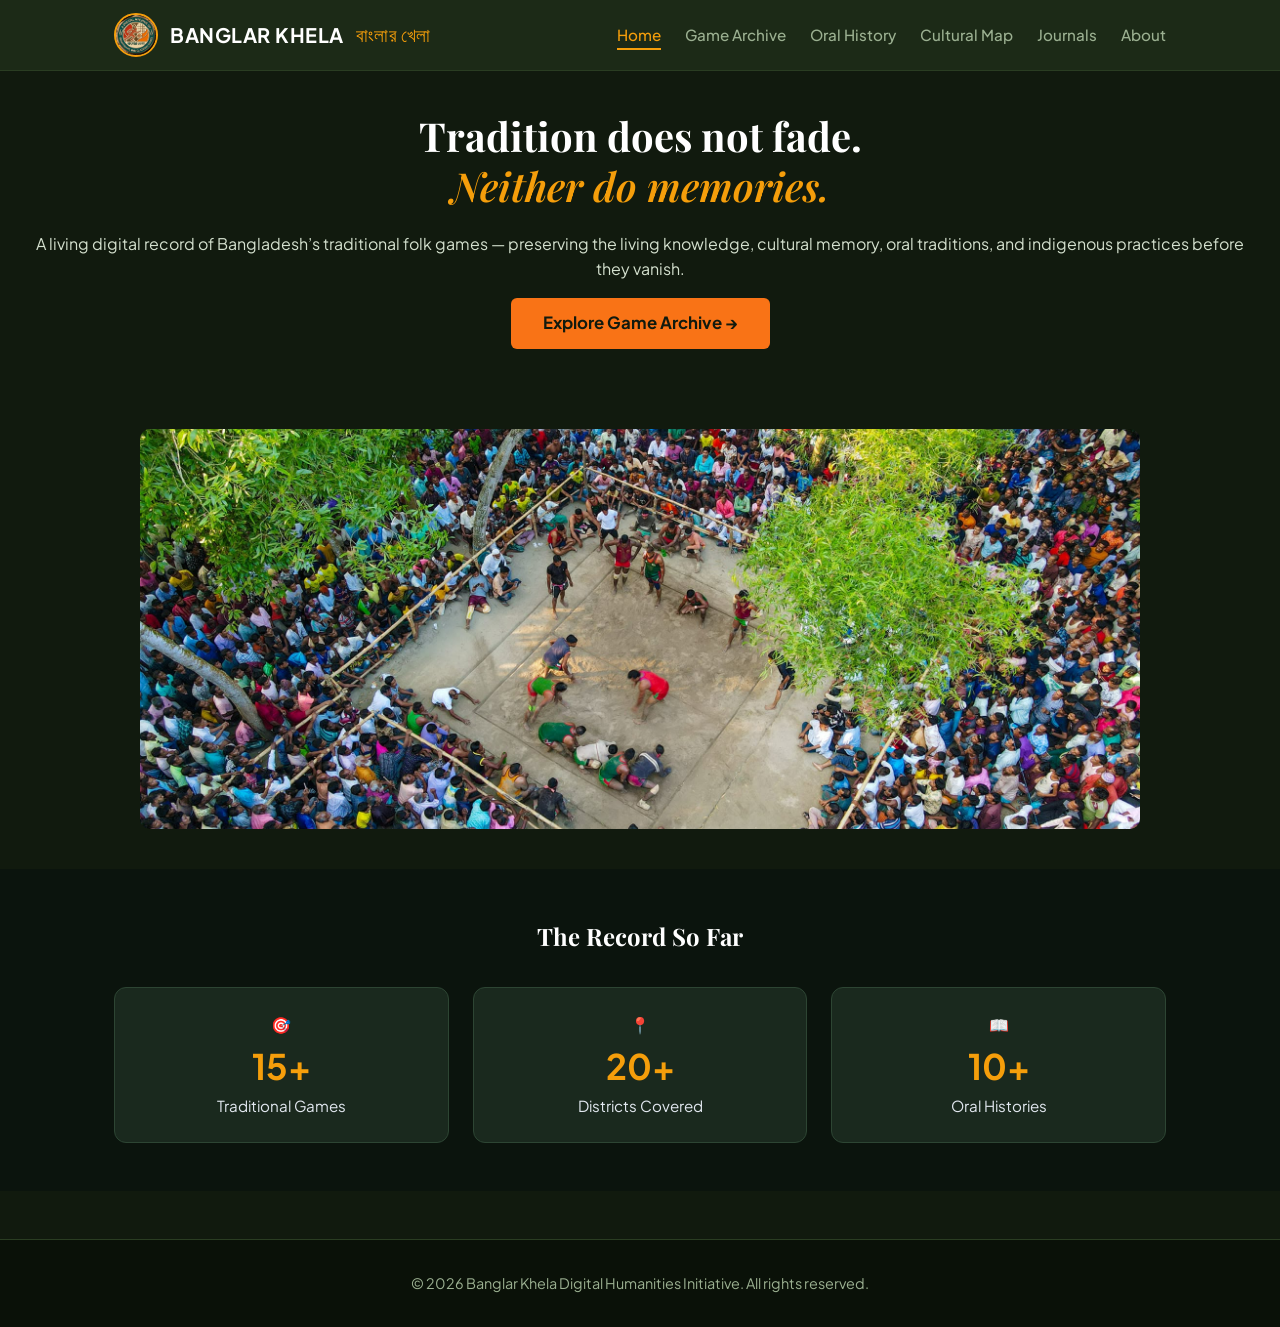
<file: index.html>
<!DOCTYPE html>
<html lang="en">
<head>
  <meta charset="UTF-8">
  <meta name="viewport" content="width=device-width, initial-scale=1.0">
  <title>Banglar Khela | Traditional Folk Games of Bangladesh</title>
  <link rel="stylesheet" href="style.css">
  <link rel="preconnect" href="https://fonts.googleapis.com">
  <link rel="preconnect" href="https://fonts.gstatic.com" crossorigin>
  <link href="https://fonts.googleapis.com/css2?family=Playfair+Display:ital,wght@0,600;0,700;1,600;1,700&family=Plus+Jakarta+Sans:wght@400;500;600;700&display=swap" rel="stylesheet">
</head>
<body>

  <!-- HEADER NAVBAR -->
  <header>
    <div class="container nav-container">
      <a href="index.html" class="brand-logo">
        <img src="logo.png" alt="Banglar Khela Logo" class="site-logo">
        <div class="brand-title">BANGLAR KHELA <span class="bengali">বাংলার খেলা</span></div>
      </a>
      <nav>
        <ul class="nav-links">
          <li><a href="index.html" class="active">Home</a></li>
          <li><a href="archive.html">Game Archive</a></li>
          <li><a href="oral-history.html">Oral History</a></li>
          <li><a href="cultural-map.html">Cultural Map</a></li>
          <li><a href="journals.html">Journals</a></li>
          <li><a href="about.html">About</a></li>
        </ul>
      </nav>
    </div>
  </header>

  <!-- HERO SECTION -->
  <main class="container hero-container">
    
    <!-- Intro Text Container -->
    <section class="hero-intro-card">
      <h1 class="hero-title">
        Tradition does not fade. <br>
        <span class="hero-title-italic">Neither do memories.</span>
      </h1>
      
      <p class="hero-subtitle">
        A living digital record of Bangladesh’s traditional folk games — preserving the living knowledge, cultural memory, oral traditions, and indigenous practices before they vanish.
      </p>
      
      <div class="explore-btn-wrap">
        <a href="archive.html" class="btn-primary">Explore Game Archive &rarr;</a>
      </div>
    </section>

    <!-- Featured Image Showcase -->
    <section class="hero-media-card">
      <div class="image-frame">
        <img src="hero-hadudu.jpg" alt="Traditional Game Match in Bangladesh" class="main-featured-image">
      </div>
    </section>

  </main>

 <section class="stats-section">
  <div class="container">
    <h2 class="section-title">The Record So Far</h2>
    <div class="title-divider"></div>

    <div class="stats-grid">
      <div class="stat-card">
        <div class="stat-icon">🎯</div>
        <div class="stat-number">15+</div>
        <div class="stat-label">Traditional Games</div>
      </div>

      <div class="stat-card">
        <div class="stat-icon">📍</div>
        <div class="stat-number">20+</div>
        <div class="stat-label">Districts Covered</div>
      </div>

      <div class="stat-card">
        <div class="stat-icon">📖</div>
        <div class="stat-number">10+</div>
        <div class="stat-label">Oral Histories</div>
      </div>
    </div>
  </div>
</section>
  <!-- FOOTER -->
  <footer>
    <div class="container">
      &copy; 2026 Banglar Khela Digital Humanities Initiative. All rights reserved.
    </div>
  </footer>

</body>
</html>
</file>
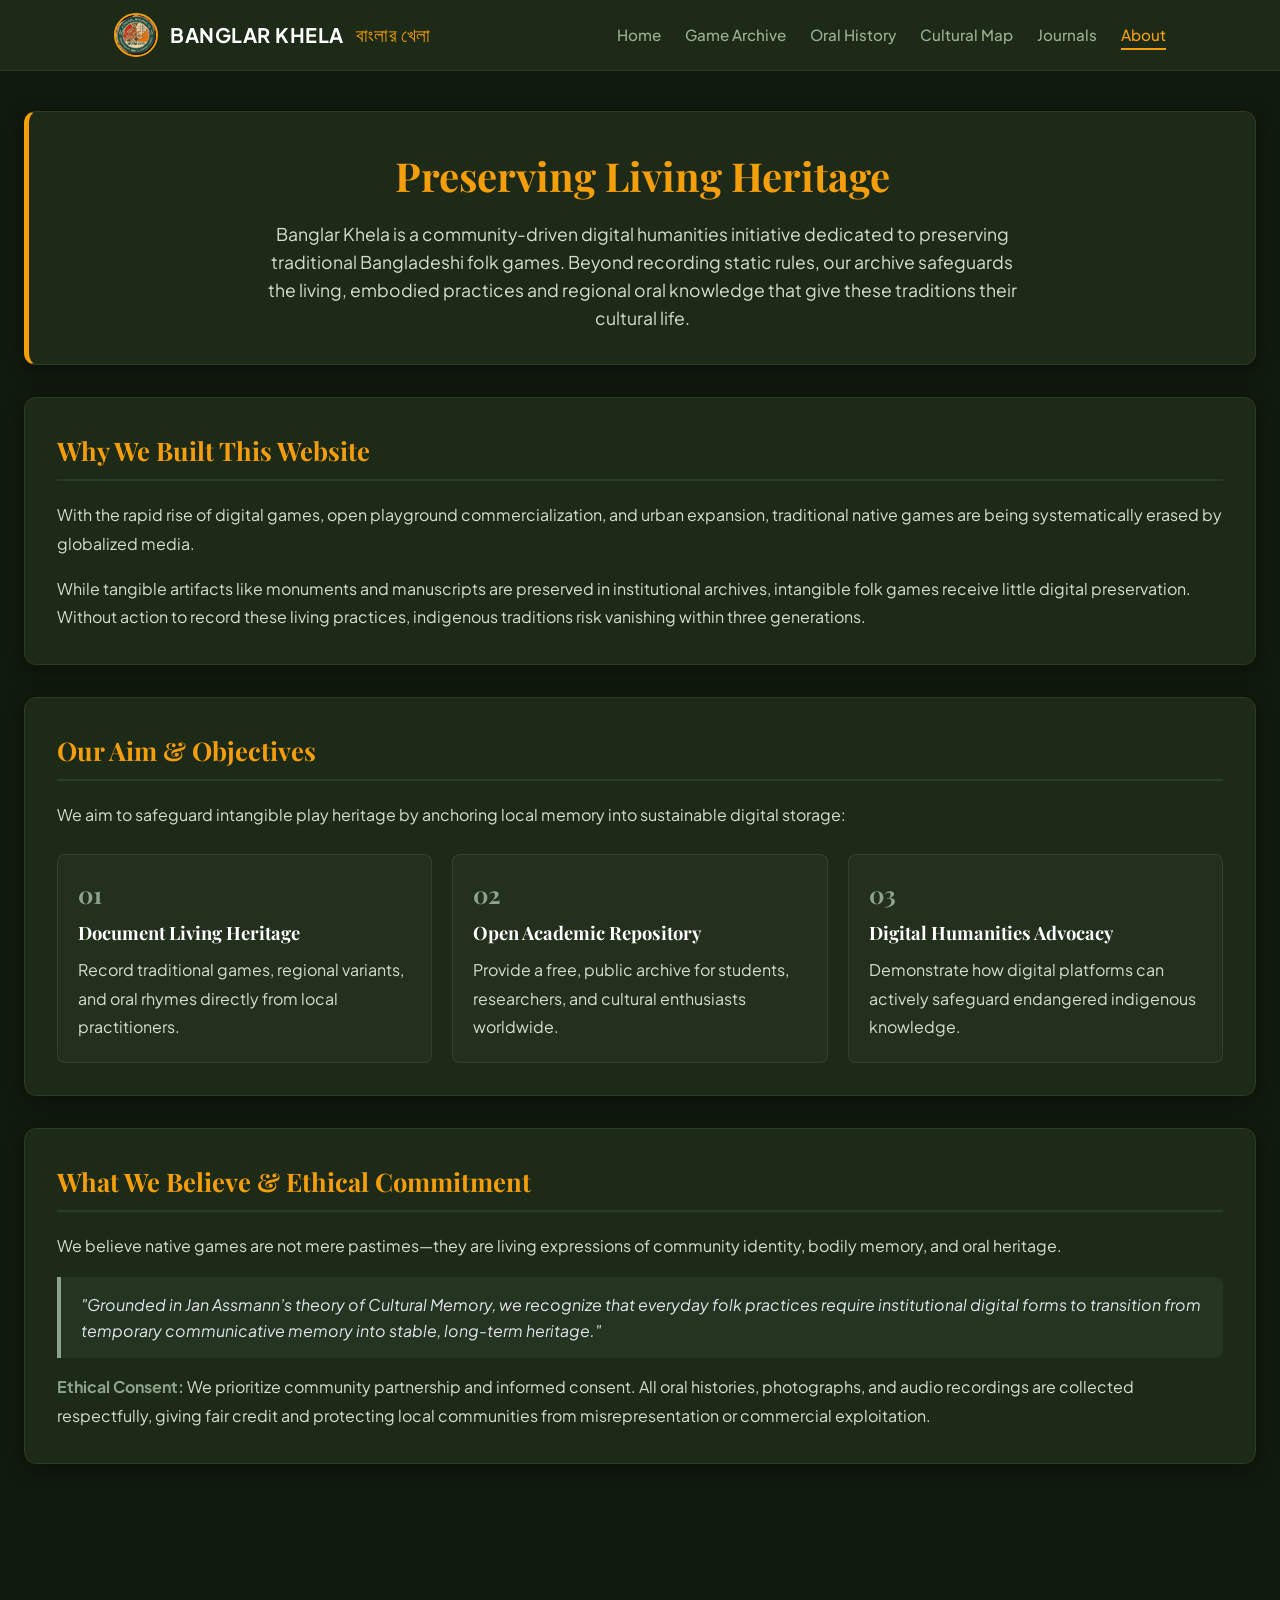
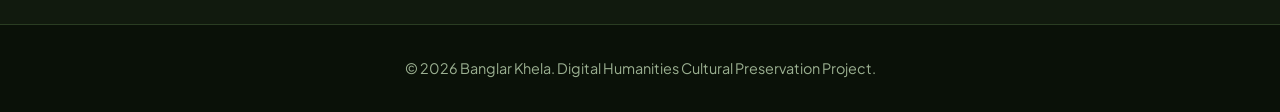
<file: about.html>
<!DOCTYPE html>
<html lang="en">
<head>
  <meta charset="UTF-8">
  <meta name="viewport" content="width=device-width, initial-scale=1.0">
  <title>About | Banglar Khela</title>
  <link rel="stylesheet" href="style.css">
  <link rel="preconnect" href="https://fonts.googleapis.com">
  <link rel="preconnect" href="https://fonts.gstatic.com" crossorigin>
  <link href="https://fonts.googleapis.com/css2?family=Playfair+Display:ital,wght@0,600;0,700;1,600;1,700&family=Plus+Jakarta+Sans:wght@400;500;600;700&display=swap" rel="stylesheet">
  
  <style>
    /* Specific Box Styling for About Page Components */
    .objectives-grid {
      display: grid;
      grid-template-columns: repeat(auto-fit, minmax(280px, 1fr));
      gap: 20px;
      margin-top: 1.5rem;
    }

    .objective-card {
      background: rgba(255, 255, 255, 0.03);
      border: 1px solid rgba(255, 255, 255, 0.08);
      border-radius: 8px;
      padding: 20px;
      transition: transform 0.2s ease, border-color 0.2s ease;
    }

    .objective-card:hover {
      transform: translateY(-3px);
      border-color: rgba(141, 164, 138, 0.4);
    }

    .obj-number {
      font-family: 'Playfair Display', serif;
      font-size: 1.5rem;
      color: #8da48a;
      font-weight: 700;
      margin-bottom: 5px;
    }

    .obj-title {
      font-family: 'Playfair Display', serif;
      font-size: 1.15rem;
      color: #ffffff;
      margin-bottom: 8px;
    }

    .quote-block {
      background: rgba(141, 164, 138, 0.08);
      border-left: 4px solid #8da48a;
      padding: 15px 20px;
      margin: 15px 0;
      border-radius: 0 8px 8px 0;
      font-style: italic;
      color: #e0e6ed;
    }

    .ethical-point {
      margin-top: 15px;
    }

    .ethical-point strong {
      color: #8da48a;
    }
  </style>
</head>
<body>

  <!-- HEADER NAVBAR -->
  <header>
    <div class="container nav-container">
      <a href="index.html" class="brand-logo">
        <img src="logo.png" alt="Banglar Khela Logo" class="site-logo">
        <div class="brand-title">BANGLAR KHELA <span class="bengali">বাংলার খেলা</span></div>
      </a>
      <nav>
        <ul class="nav-links">
          <li><a href="index.html">Home</a></li>
          <li><a href="archive.html">Game Archive</a></li>
          <li><a href="oral-history.html">Oral History</a></li>
          <li><a href="cultural-map.html">Cultural Map</a></li>
          <li><a href="journals.html">Journals</a></li>
          <li><a href="about.html" class="active">About</a></li>
        </ul>
      </nav>
    </div>
  </header>

  <!-- MAIN DOSSIER CONTAINER -->
  <main class="dossier-container">

    <!-- Hero Box: Preserving Living Heritage -->
    <header class="dossier-header-box">
      <h1 class="dossier-title">Preserving Living Heritage</h1>
      <p class="dossier-tagline">
        Banglar Khela is a community-driven digital humanities initiative dedicated to preserving traditional Bangladeshi folk games. Beyond recording static rules, our archive safeguards the living, embodied practices and regional oral knowledge that give these traditions their cultural life.
      </p>
    </header>

    <!-- Box 1: Why We Built This Website -->
    <section class="dossier-box">
      <h2 class="box-title">Why We Built This Website</h2>
      <p class="dossier-text">
        With the rapid rise of digital games, open playground commercialization, and urban expansion, traditional native games are being systematically erased by globalized media.
      </p>
      <p class="dossier-text">
        While tangible artifacts like monuments and manuscripts are preserved in institutional archives, intangible folk games receive little digital preservation. Without action to record these living practices, indigenous traditions risk vanishing within three generations.
      </p>
    </section>

    <!-- Box 2: Our Aim & Objectives -->
    <section class="dossier-box">
      <h2 class="box-title">Our Aim & Objectives</h2>
      <p class="dossier-text">
        We aim to safeguard intangible play heritage by anchoring local memory into sustainable digital storage:
      </p>

      <div class="objectives-grid">
        <!-- Objective 1 -->
        <div class="objective-card">
          <div class="obj-number">01</div>
          <h3 class="obj-title">Document Living Heritage</h3>
          <p class="dossier-text">
            Record traditional games, regional variants, and oral rhymes directly from local practitioners.
          </p>
        </div>

        <!-- Objective 2 -->
        <div class="objective-card">
          <div class="obj-number">02</div>
          <h3 class="obj-title">Open Academic Repository</h3>
          <p class="dossier-text">
            Provide a free, public archive for students, researchers, and cultural enthusiasts worldwide.
          </p>
        </div>

        <!-- Objective 3 -->
        <div class="objective-card">
          <div class="obj-number">03</div>
          <h3 class="obj-title">Digital Humanities Advocacy</h3>
          <p class="dossier-text">
            Demonstrate how digital platforms can actively safeguard endangered indigenous knowledge.
          </p>
        </div>
      </div>
    </section>

    <!-- Box 3: What We Believe & Ethical Commitment -->
    <section class="dossier-box">
      <h2 class="box-title">What We Believe & Ethical Commitment</h2>
      <p class="dossier-text">
        We believe native games are not mere pastimes—they are living expressions of community identity, bodily memory, and oral heritage.
      </p>

      <div class="quote-block">
        "Grounded in Jan Assmann’s theory of Cultural Memory, we recognize that everyday folk practices require institutional digital forms to transition from temporary communicative memory into stable, long-term heritage."
      </div>

      <div class="ethical-point">
        <p class="dossier-text">
          <strong>Ethical Consent:</strong> We prioritize community partnership and informed consent. All oral histories, photographs, and audio recordings are collected respectfully, giving fair credit and protecting local communities from misrepresentation or commercial exploitation.
        </p>
      </div>
    </section>

  </main>

  <!-- FOOTER -->
  <footer>
    <div class="container">
      &copy; 2026 Banglar Khela. Digital Humanities Cultural Preservation Project.
    </div>
  </footer>

</body>
</html>
</file>
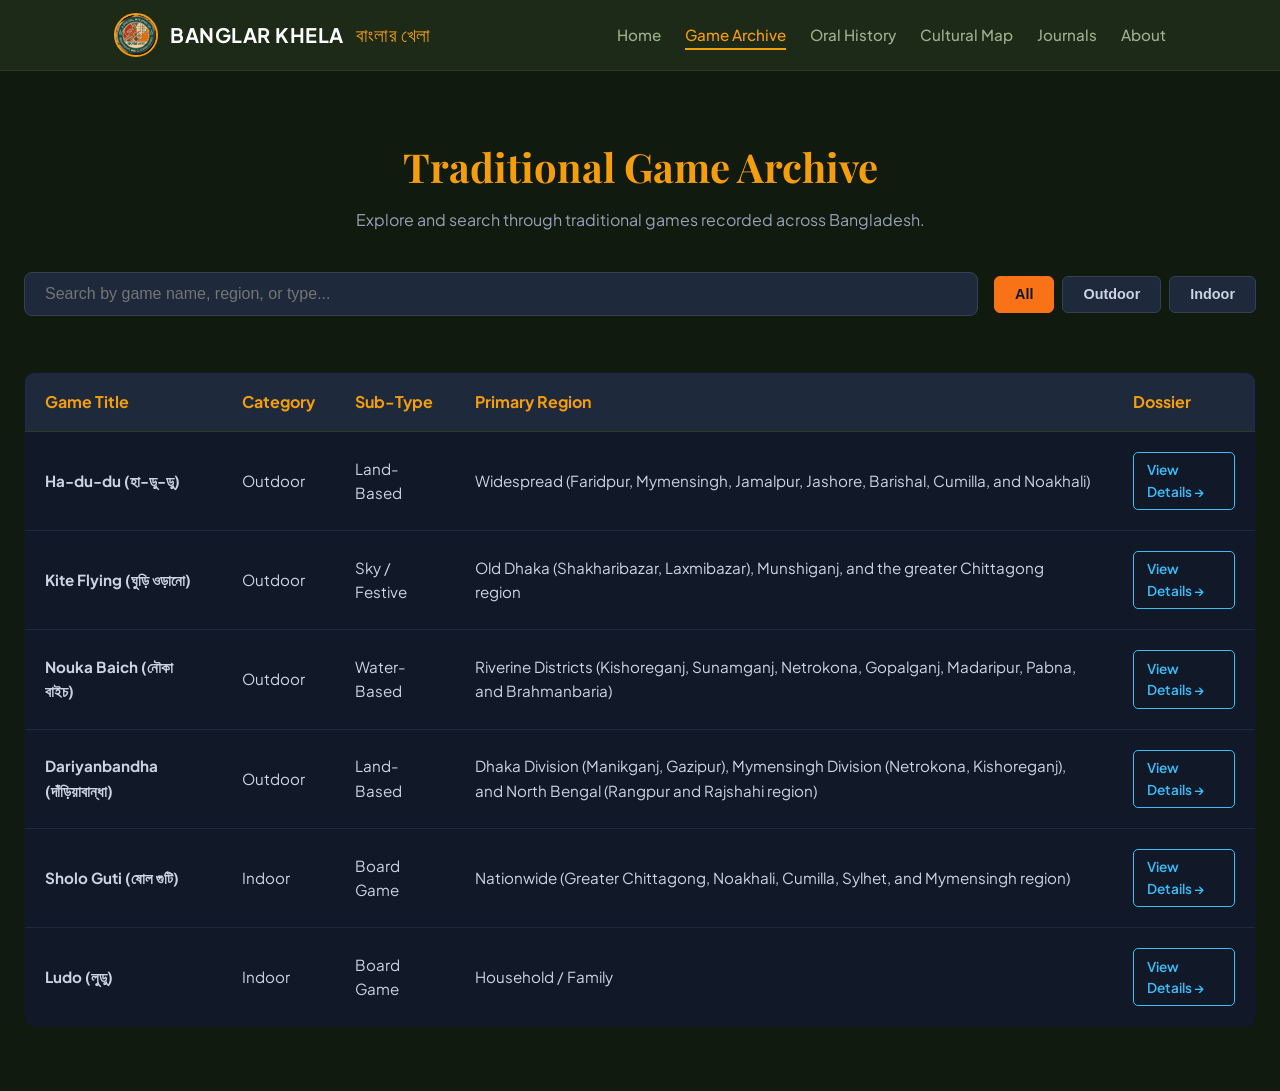
<file: archive.html>
<!DOCTYPE html>
<html lang="en">
<head>
  <meta charset="UTF-8">
  <meta name="viewport" content="width=device-width, initial-scale=1.0">
  <title>Game Archive | Banglar Khela</title>
  <link rel="stylesheet" href="style.css">
  <link rel="preconnect" href="https://fonts.googleapis.com">
  <link rel="preconnect" href="https://fonts.gstatic.com" crossorigin>
  <link href="https://fonts.googleapis.com/css2?family=Playfair+Display:wght@600;700&family=Plus+Jakarta+Sans:wght@400;500;600;700&display=swap" rel="stylesheet">

  <style>
    /* Archive Page Specific Layout */
    .archive-container {
      padding: 4rem 1.5rem;
      max-width: 1100px;
      margin: 0 auto;
    }

    .archive-header {
      text-align: center;
      margin-bottom: 2.5rem;
    }

    .archive-header h1 {
      font-size: 2.5rem;
      color: #f59e0b;
      margin-bottom: 0.5rem;
    }

    /* Controls: Search Bar & Category Filter Buttons */
    .filter-controls {
      display: flex;
      flex-wrap: wrap;
      justify-content: space-between;
      align-items: center;
      gap: 1rem;
      margin-bottom: 2rem;
    }

    .search-box {
      flex: 1;
      min-width: 280px;
    }

    .search-box input {
      width: 100%;
      padding: 0.75rem 1.25rem;
      border-radius: 8px;
      border: 1px solid #334155;
      background-color: #1e293b;
      color: #f8fafc;
      font-size: 1rem;
      outline: none;
    }

    .search-box input:focus {
      border-color: #f59e0b;
    }

    .category-buttons {
      display: flex;
      gap: 0.5rem;
    }

    .filter-btn {
      background-color: #1e293b;
      color: #cbd5e1;
      border: 1px solid #334155;
      padding: 0.6rem 1.25rem;
      border-radius: 6px;
      font-weight: 600;
      cursor: pointer;
      transition: all 0.3s ease;
    }

    .filter-btn:hover, .filter-btn.active {
      background-color: #f97316;
      color: #0f172a;
      border-color: #f97316;
    }

    /* Clean Archive Table */
    .table-responsive {
      overflow-x: auto;
    }

    .archive-table {
      width: 100%;
      border-collapse: collapse;
      text-align: left;
      background-color: #111827;
      border-radius: 10px;
      overflow: hidden;
    }

    .archive-table th {
      background-color: #1e293b;
      color: #f59e0b;
      padding: 1rem 1.25rem;
      font-size: 1rem;
      font-weight: 700;
    }

    .archive-table td {
      padding: 1.25rem;
      border-bottom: 1px solid #1e293b;
      color: #cbd5e1;
      font-size: 0.95rem;
    }

    .archive-table tr:hover {
      background-color: rgba(255, 255, 255, 0.03);
    }

    /* Fixed Dossier Button Styling */
    .dossier-btn {
      display: inline-block;
      background-color: transparent;
      color: #38bdf8;
      border: 1px solid #38bdf8;
      padding: 0.4rem 0.85rem;
      border-radius: 5px;
      text-decoration: none;
      font-size: 0.85rem;
      font-weight: 600;
      transition: all 0.2s ease;
    }

    .dossier-btn:hover {
      background-color: #38bdf8;
      color: #0f172a;
    }
  </style>
</head>
<body>

  <!-- NAVIGATION HEADER -->
  <header>
    <div class="container nav-container">
      <a href="index.html" class="brand-logo">
        <img src="logo.png" alt="Banglar Khela Logo" class="site-logo">
        <div class="brand-title">BANGLAR KHELA <span class="bengali">বাংলার খেলা</span></div>
      </a>
      <nav>
        <ul class="nav-links">
          <li><a href="index.html">Home</a></li>
          <li><a href="archive.html" class="active">Game Archive</a></li>
          <li><a href="oral-history.html">Oral History</a></li>
          <li><a href="cultural-map.html">Cultural Map</a></li>
          <li><a href="journals.html">Journals</a></li>
          <li><a href="about.html">About</a></li>
        </ul>
      </nav>
    </div>
  </header>

  <!-- ARCHIVE SECTION -->
  <main class="archive-container">
    <div class="archive-header">
      <h1>Traditional Game Archive</h1>
      <p style="color: #94a3b8;">Explore and search through traditional games recorded across Bangladesh.</p>
    </div>

    <!-- FILTER & SEARCH CONTROLS -->
    <div class="filter-controls">
      <div class="search-box">
        <input type="text" id="searchInput" placeholder="Search by game name, region, or type..." onkeyup="filterGames()">
      </div>
      <div class="category-buttons">
        <button class="filter-btn active" onclick="filterCategory('All')">All</button>
        <button class="filter-btn" onclick="filterCategory('Outdoor')">Outdoor</button>
        <button class="filter-btn" onclick="filterCategory('Indoor')">Indoor</button>
      </div>
    </div>

    <!-- GAME TABLE -->
    <div class="table-responsive">
      <table class="archive-table" id="gamesTable">
        <thead>
          <tr>
            <th>Game Title</th>
            <th>Category</th>
            <th>Sub-Type</th>
            <th>Primary Region</th>
            <th>Dossier</th>
          </tr>
        </thead>
        <tbody>
          <!-- Outdoor Games -->
          <tr data-category="Outdoor">
            <td><strong>Ha-du-du (হা-ডু-ডু)</strong></td>
            <td>Outdoor</td>
            <td>Land-Based</td>
            <td>Widespread (Faridpur, Mymensingh, Jamalpur, Jashore, Barishal, Cumilla, and Noakhali)</td>
            <td><a href="ha-du-du.html" class="dossier-btn">View Details &rarr;</a></td>
          </tr>
          <tr data-category="Outdoor">
            <td><strong>Kite Flying (ঘুড়ি ওড়ানো)</strong></td>
            <td>Outdoor</td>
            <td>Sky / Festive</td>
            <td>Old Dhaka (Shakharibazar, Laxmibazar), Munshiganj, and the greater Chittagong region</td>
            <td><a href="kite-flying.html" class="dossier-btn">View Details &rarr;</a></td>
          </tr>
          <tr data-category="Outdoor">
            <td><strong>Nouka Baich (নৌকা বাইচ)</strong></td>
            <td>Outdoor</td>
            <td>Water-Based</td>
            <td>Riverine Districts (Kishoreganj, Sunamganj, Netrokona, Gopalganj, Madaripur, Pabna, and Brahmanbaria)</td>
            <td><a href="noukabaich-detail.html" class="dossier-btn">View Details &rarr;</a></td>
          </tr>
          <tr data-category="Outdoor">
            <td><strong>Dariyanbandha (দাঁড়িয়াবান্ধা)</strong></td>
            <td>Outdoor</td>
            <td>Land-Based</td>
            <td>Dhaka Division (Manikganj, Gazipur), Mymensingh Division (Netrokona, Kishoreganj), and North Bengal (Rangpur and Rajshahi region)</td>
            <td><a href="dariabandhadetail.html" class="dossier-btn">View Details &rarr;</a></td>
          </tr>

          <!-- Indoor Games -->
          <tr data-category="Indoor">
            <td><strong>Sholo Guti (ষোল গুটি)</strong></td>
            <td>Indoor</td>
            <td>Board Game</td>
            <td>Nationwide (Greater Chittagong, Noakhali, Cumilla, Sylhet, and Mymensingh region)</td>
            <td><a href="shologuti.html" class="dossier-btn">View Details &rarr;</a></td>
          </tr>
          <tr data-category="Indoor">
            <td><strong>Ludo (লুডু)</strong></td>
            <td>Indoor</td>
            <td>Board Game</td>
            <td>Household / Family</td>
            <td><a href="ludo-detail.html" class="dossier-btn">View Details &rarr;</a></td>
          </tr>
        </tbody>
      </table>
    </div>
  </main>

  <!-- JAVASCRIPT FOR LIVE SEARCH & CATEGORY FILTERING -->
  <script>
    let currentCategory = 'All';

    function filterCategory(category) {
      currentCategory = category;
      
      // Update active button state
      const buttons = document.querySelectorAll('.filter-btn');
      buttons.forEach(btn => {
        if(btn.innerText === category) {
          btn.classList.add('active');
        } else {
          btn.classList.remove('active');
        }
      });

      filterGames();
    }

    function filterGames() {
      const searchInput = document.getElementById('searchInput').value.toLowerCase();
      const rows = document.querySelectorAll('#gamesTable tbody tr');

      rows.forEach(row => {
        const gameCategory = row.getAttribute('data-category');
        const textContent = row.innerText.toLowerCase();

        const matchesCategory = (currentCategory === 'All' || gameCategory === currentCategory);
        const matchesSearch = textContent.includes(searchInput);

        if (matchesCategory && matchesSearch) {
          row.style.display = '';
        } else {
          row.style.display = 'none';
        }
      });
    }
  </script>

</body>
</html>
</file>
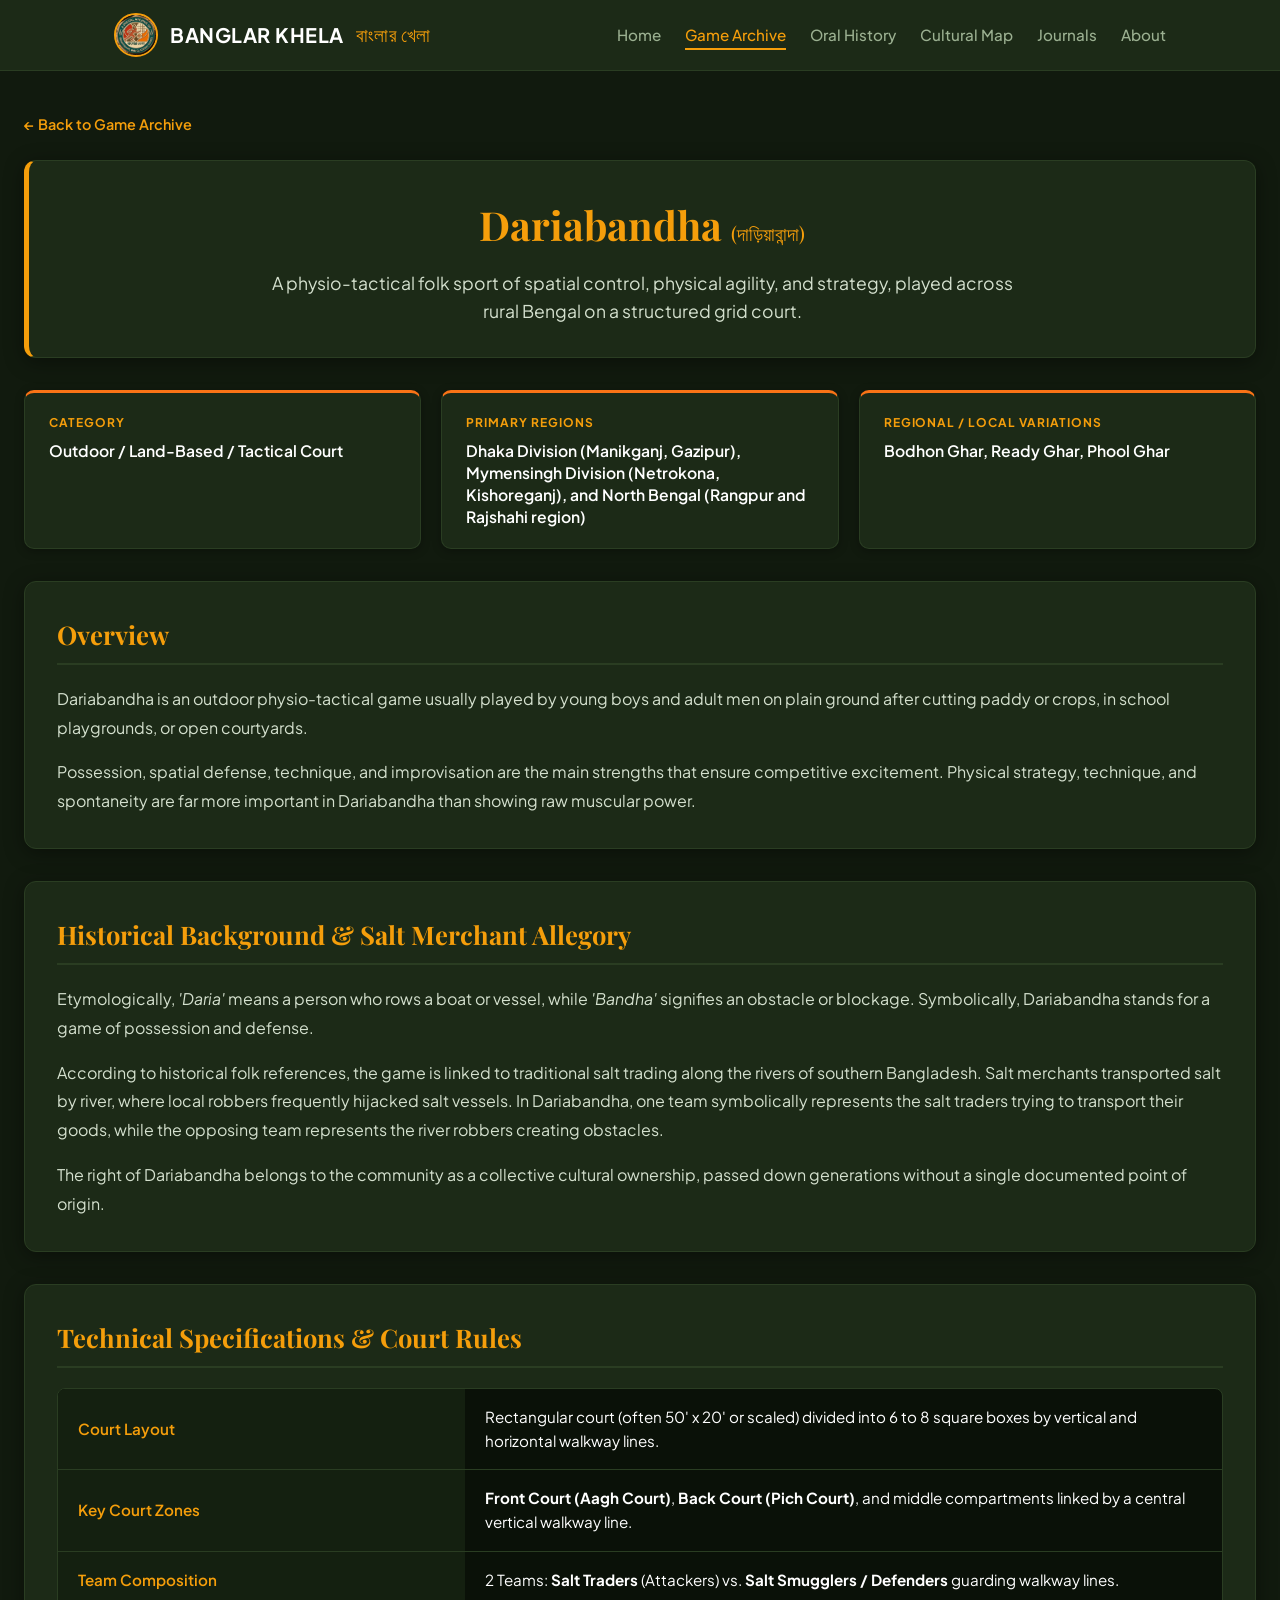
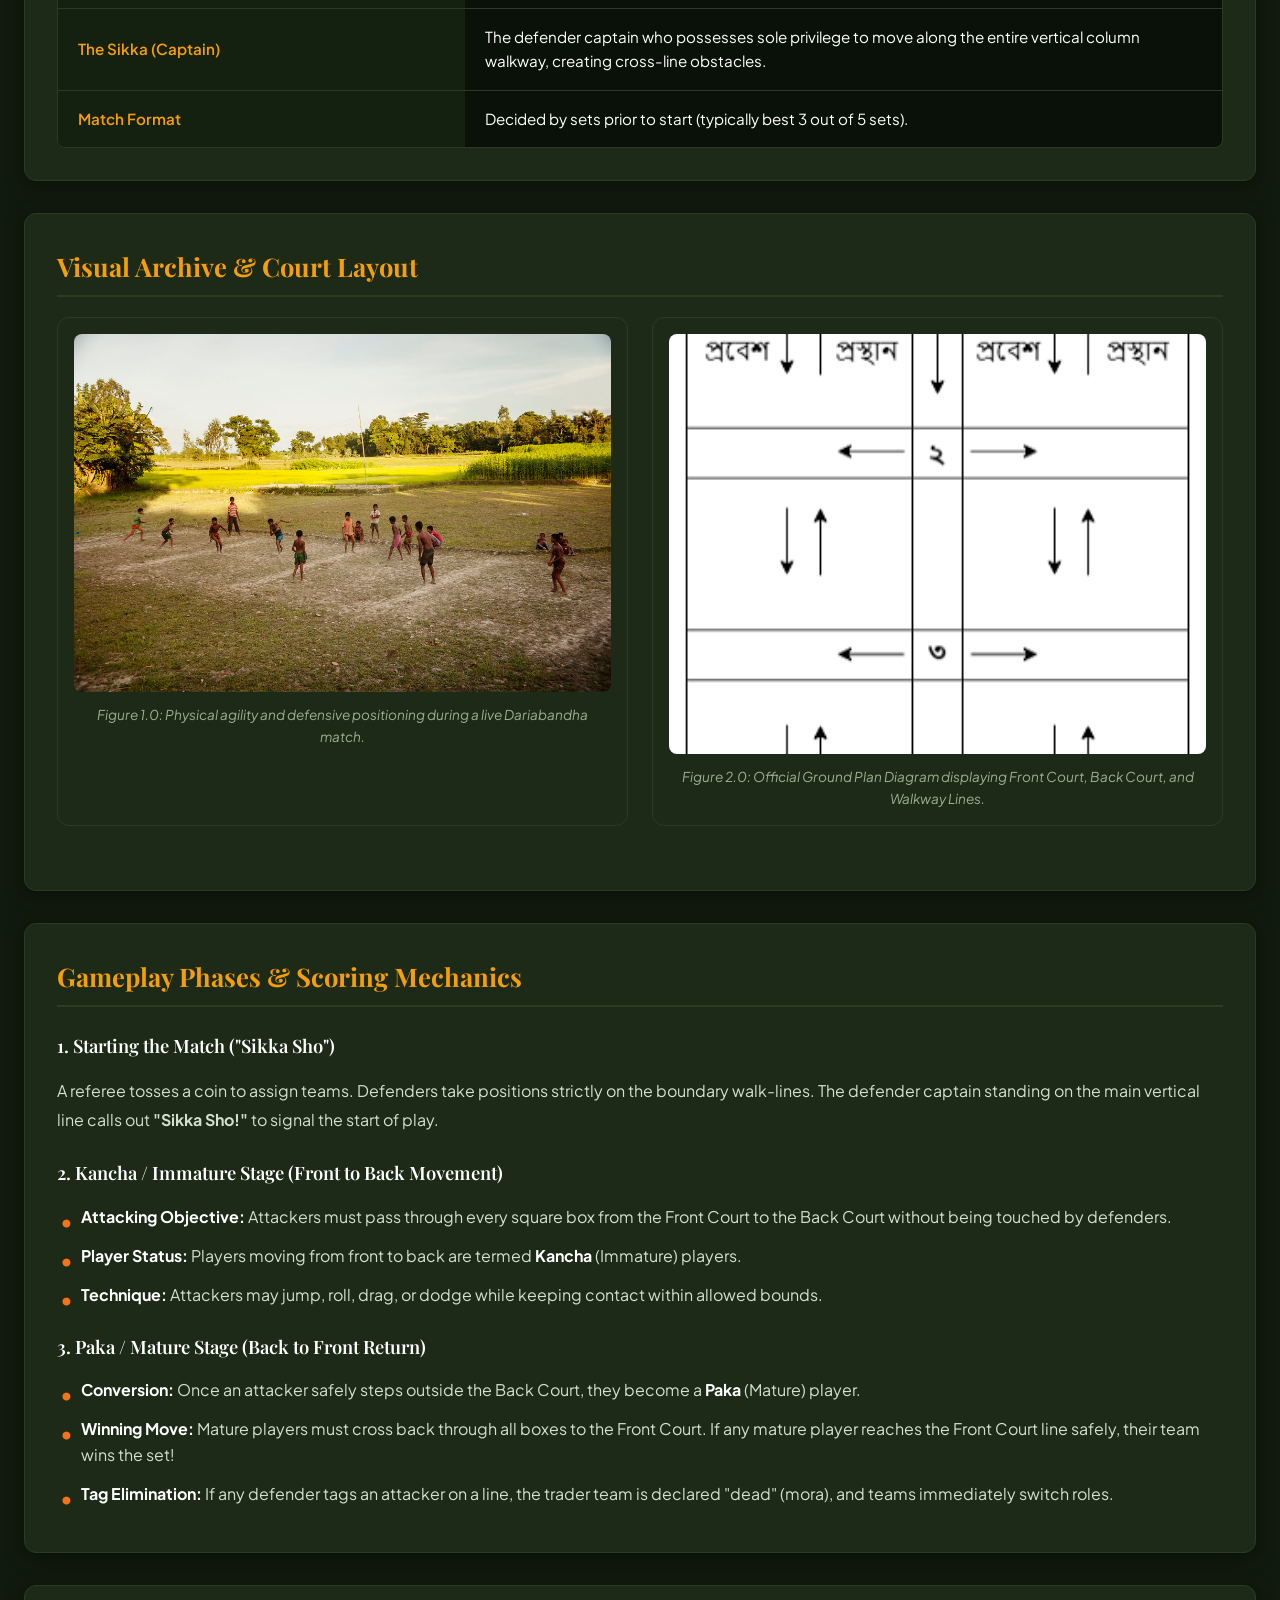
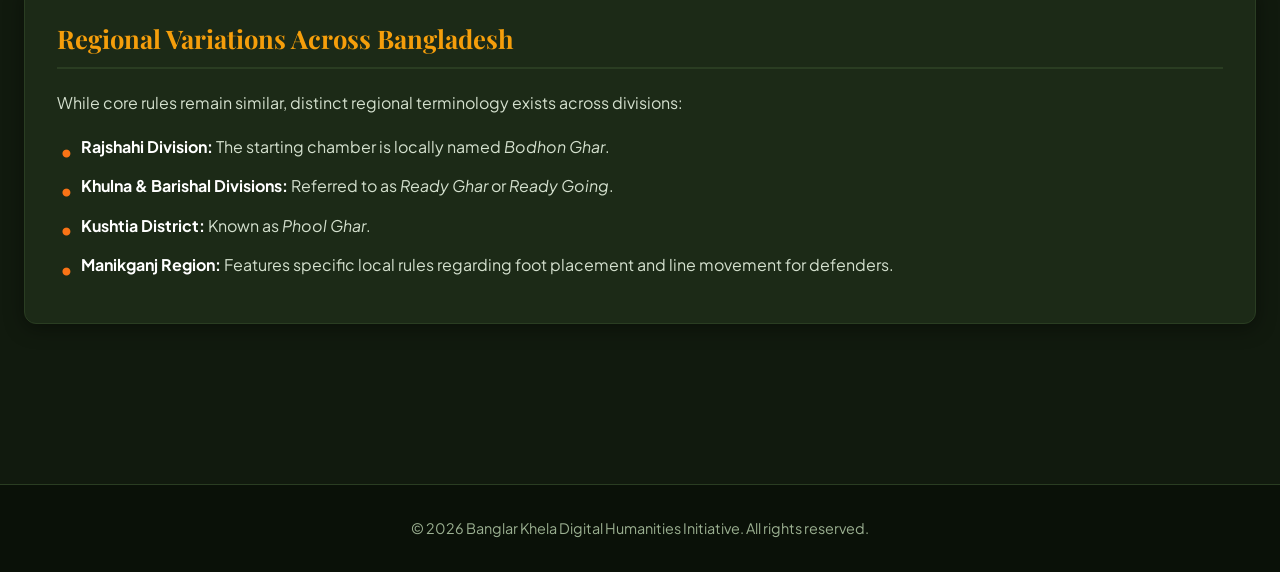
<file: dariabandhadetail.html>
<!DOCTYPE html>
<html lang="en">
<head>
  <meta charset="UTF-8">
  <meta name="viewport" content="width=device-width, initial-scale=1.0">
  <title>Dariabandha (দাড়িয়াবান্দা) | Banglar Khela</title>
  <link rel="stylesheet" href="style.css">
  <link rel="preconnect" href="https://fonts.googleapis.com">
  <link rel="preconnect" href="https://fonts.gstatic.com" crossorigin>
  <link href="https://fonts.googleapis.com/css2?family=Playfair+Display:ital,wght@0,600;0,700;1,600;1,700&family=Plus+Jakarta+Sans:wght@400;500;600;700&display=swap" rel="stylesheet">
</head>
<body>

  <!-- HEADER NAVBAR -->
  <header>
    <div class="container nav-container">
      <a href="index.html" class="brand-logo">
        <img src="logo.png" alt="Banglar Khela Logo" class="site-logo">
        <div class="brand-title">BANGLAR KHELA <span class="bengali">বাংলার খেলা</span></div>
      </a>
      <nav>
        <ul class="nav-links">
          <li><a href="index.html">Home</a></li>
          <li><a href="archive.html" class="active">Game Archive</a></li>
          <li><a href="oral-history.html">Oral History</a></li>
          <li><a href="cultural-map.html">Cultural Map</a></li>
          <li><a href="journals.html">Journals</a></li>
          <li><a href="about.html">About</a></li>
        </ul>
      </nav>
    </div>
  </header>

  <!-- MAIN DOSSIER CONTAINER -->
  <main class="dossier-container">
    
    <a href="archive.html" class="back-link">&larr; Back to Game Archive</a>

    <!-- Top Hero Header Box -->
    <header class="dossier-header-box">
      <h1 class="dossier-title">Dariabandha <span class="bengali-title">(দাড়িয়াবান্দা)</span></h1>
      <p class="dossier-tagline">
        A physio-tactical folk sport of spatial control, physical agility, and strategy, played across rural Bengal on a structured grid court.
      </p>
    </header>

    <!-- Metadata Grid (3 Column Cards) -->
    <div class="meta-grid">
      <div class="meta-card">
        <span class="meta-label">Category</span>
        <span class="meta-value">Outdoor / Land-Based / Tactical Court</span>
      </div>
      <div class="meta-card">
        <span class="meta-label">Primary Regions</span>
        <span class="meta-value">Dhaka Division (Manikganj, Gazipur), Mymensingh Division (Netrokona, Kishoreganj), and North Bengal (Rangpur and Rajshahi region)</span>
      </div>
      <div class="meta-card">
        <span class="meta-label">Regional / Local Variations</span>
        <span class="meta-value">Bodhon Ghar, Ready Ghar, Phool Ghar</span>
      </div>
    </div>

    <!-- Overview Box -->
    <section class="dossier-box">
      <h2 class="box-title">Overview</h2>
      <p class="dossier-text">
        Dariabandha is an outdoor physio-tactical game usually played by young boys and adult men on plain ground after cutting paddy or crops, in school playgrounds, or open courtyards.
      </p>
      <p class="dossier-text">
        Possession, spatial defense, technique, and improvisation are the main strengths that ensure competitive excitement. Physical strategy, technique, and spontaneity are far more important in Dariabandha than showing raw muscular power.
      </p>
    </section>

    <!-- Historical Background & Salt Merchant Allegory Box -->
    <section class="dossier-box">
      <h2 class="box-title">Historical Background & Salt Merchant Allegory</h2>
      <p class="dossier-text">
        Etymologically, <em>'Daria'</em> means a person who rows a boat or vessel, while <em>'Bandha'</em> signifies an obstacle or blockage. Symbolically, Dariabandha stands for a game of possession and defense.
      </p>
      <p class="dossier-text">
        According to historical folk references, the game is linked to traditional salt trading along the rivers of southern Bangladesh. Salt merchants transported salt by river, where local robbers frequently hijacked salt vessels. In Dariabandha, one team symbolically represents the salt traders trying to transport their goods, while the opposing team represents the river robbers creating obstacles.
      </p>
      <p class="dossier-text">
        The right of Dariabandha belongs to the community as a collective cultural ownership, passed down generations without a single documented point of origin.
      </p>
    </section>

    <!-- Technical Specifications & Rules Table Box -->
    <section class="dossier-box">
      <h2 class="box-title">Technical Specifications & Court Rules</h2>
      <table class="dossier-table">
        <tbody>
          <tr>
            <th>Court Layout</th>
            <td>Rectangular court (often 50' x 20' or scaled) divided into 6 to 8 square boxes by vertical and horizontal walkway lines.</td>
          </tr>
          <tr>
            <th>Key Court Zones</th>
            <td><strong>Front Court (Aagh Court)</strong>, <strong>Back Court (Pich Court)</strong>, and middle compartments linked by a central vertical walkway line.</td>
          </tr>
          <tr>
            <th>Team Composition</th>
            <td>2 Teams: <strong>Salt Traders</strong> (Attackers) vs. <strong>Salt Smugglers / Defenders</strong> guarding walkway lines.</td>
          </tr>
          <tr>
            <th>The Sikka (Captain)</th>
            <td>The defender captain who possesses sole privilege to move along the entire vertical column walkway, creating cross-line obstacles.</td>
          </tr>
          <tr>
            <th>Match Format</th>
            <td>Decided by sets prior to start (typically best 3 out of 5 sets).</td>
          </tr>
        </tbody>
      </table>
    </section>

      <!-- Media & Visual Showcase Box -->
    <section class="dossier-box">
      <h2 class="box-title">Visual Archive & Court Layout</h2>
      
      <div class="media-gallery-grid">
        <!-- Live Action Photo -->
        <figure class="media-card-wrapper">
          <img src="dariabandha.jpg" alt="Traditional Dariabandha match in progress in rural Bangladesh" class="dossier-img">
          <figcaption class="media-caption">
            Figure 1.0: Physical agility and defensive positioning during a live Dariabandha match.
          </figcaption>
        </figure>

        <!-- Ground Plan Diagram -->
        <figure class="media-card-wrapper">
          <img src="dariabandhamap.png" alt="Ground Plan Diagram for Dariabandha Court" class="dossier-img">
          <figcaption class="media-caption">
            Figure 2.0: Official Ground Plan Diagram displaying Front Court, Back Court, and Walkway Lines.
          </figcaption>
        </figure>
      </div>
    </section>
      
    <!-- Gameplay Mechanics & Terminology Box -->
    <section class="dossier-box">
      <h2 class="box-title">Gameplay Phases & Scoring Mechanics</h2>
      
      <h3 class="subsection-title">1. Starting the Match ("Sikka Sho")</h3>
      <p class="dossier-text">
        A referee tosses a coin to assign teams. Defenders take positions strictly on the boundary walk-lines. The defender captain standing on the main vertical line calls out <strong>"Sikka Sho!"</strong> to signal the start of play.
      </p>

      <h3 class="subsection-title">2. Kancha / Immature Stage (Front to Back Movement)</h3>
      <ul class="dossier-list">
        <li><strong>Attacking Objective:</strong> Attackers must pass through every square box from the Front Court to the Back Court without being touched by defenders.</li>
        <li><strong>Player Status:</strong> Players moving from front to back are termed <strong>Kancha</strong> (Immature) players.</li>
        <li><strong>Technique:</strong> Attackers may jump, roll, drag, or dodge while keeping contact within allowed bounds.</li>
      </ul>

      <h3 class="subsection-title">3. Paka / Mature Stage (Back to Front Return)</h3>
      <ul class="dossier-list">
        <li><strong>Conversion:</strong> Once an attacker safely steps outside the Back Court, they become a <strong>Paka</strong> (Mature) player.</li>
        <li><strong>Winning Move:</strong> Mature players must cross back through all boxes to the Front Court. If any mature player reaches the Front Court line safely, their team wins the set!</li>
        <li><strong>Tag Elimination:</strong> If any defender tags an attacker on a line, the trader team is declared "dead" (mora), and teams immediately switch roles.</li>
      </ul>
    </section>

    <!-- Regional Variations Box -->
    <section class="dossier-box">
      <h2 class="box-title">Regional Variations Across Bangladesh</h2>
      <p class="dossier-text">
        While core rules remain similar, distinct regional terminology exists across divisions:
      </p>
      <ul class="dossier-list">
        <li><strong>Rajshahi Division:</strong> The starting chamber is locally named <em>Bodhon Ghar</em>.</li>
        <li><strong>Khulna & Barishal Divisions:</strong> Referred to as <em>Ready Ghar</em> or <em>Ready Going</em>.</li>
        <li><strong>Kushtia District:</strong> Known as <em>Phool Ghar</em>.</li>
        <li><strong>Manikganj Region:</strong> Features specific local rules regarding foot placement and line movement for defenders.</li>
      </ul>
    </section>

  </main>

  <!-- FOOTER -->
  <footer>
    <div class="container">
      &copy; 2026 Banglar Khela Digital Humanities Initiative. All rights reserved.
    </div>
  </footer>

</body>
</html>
</file>
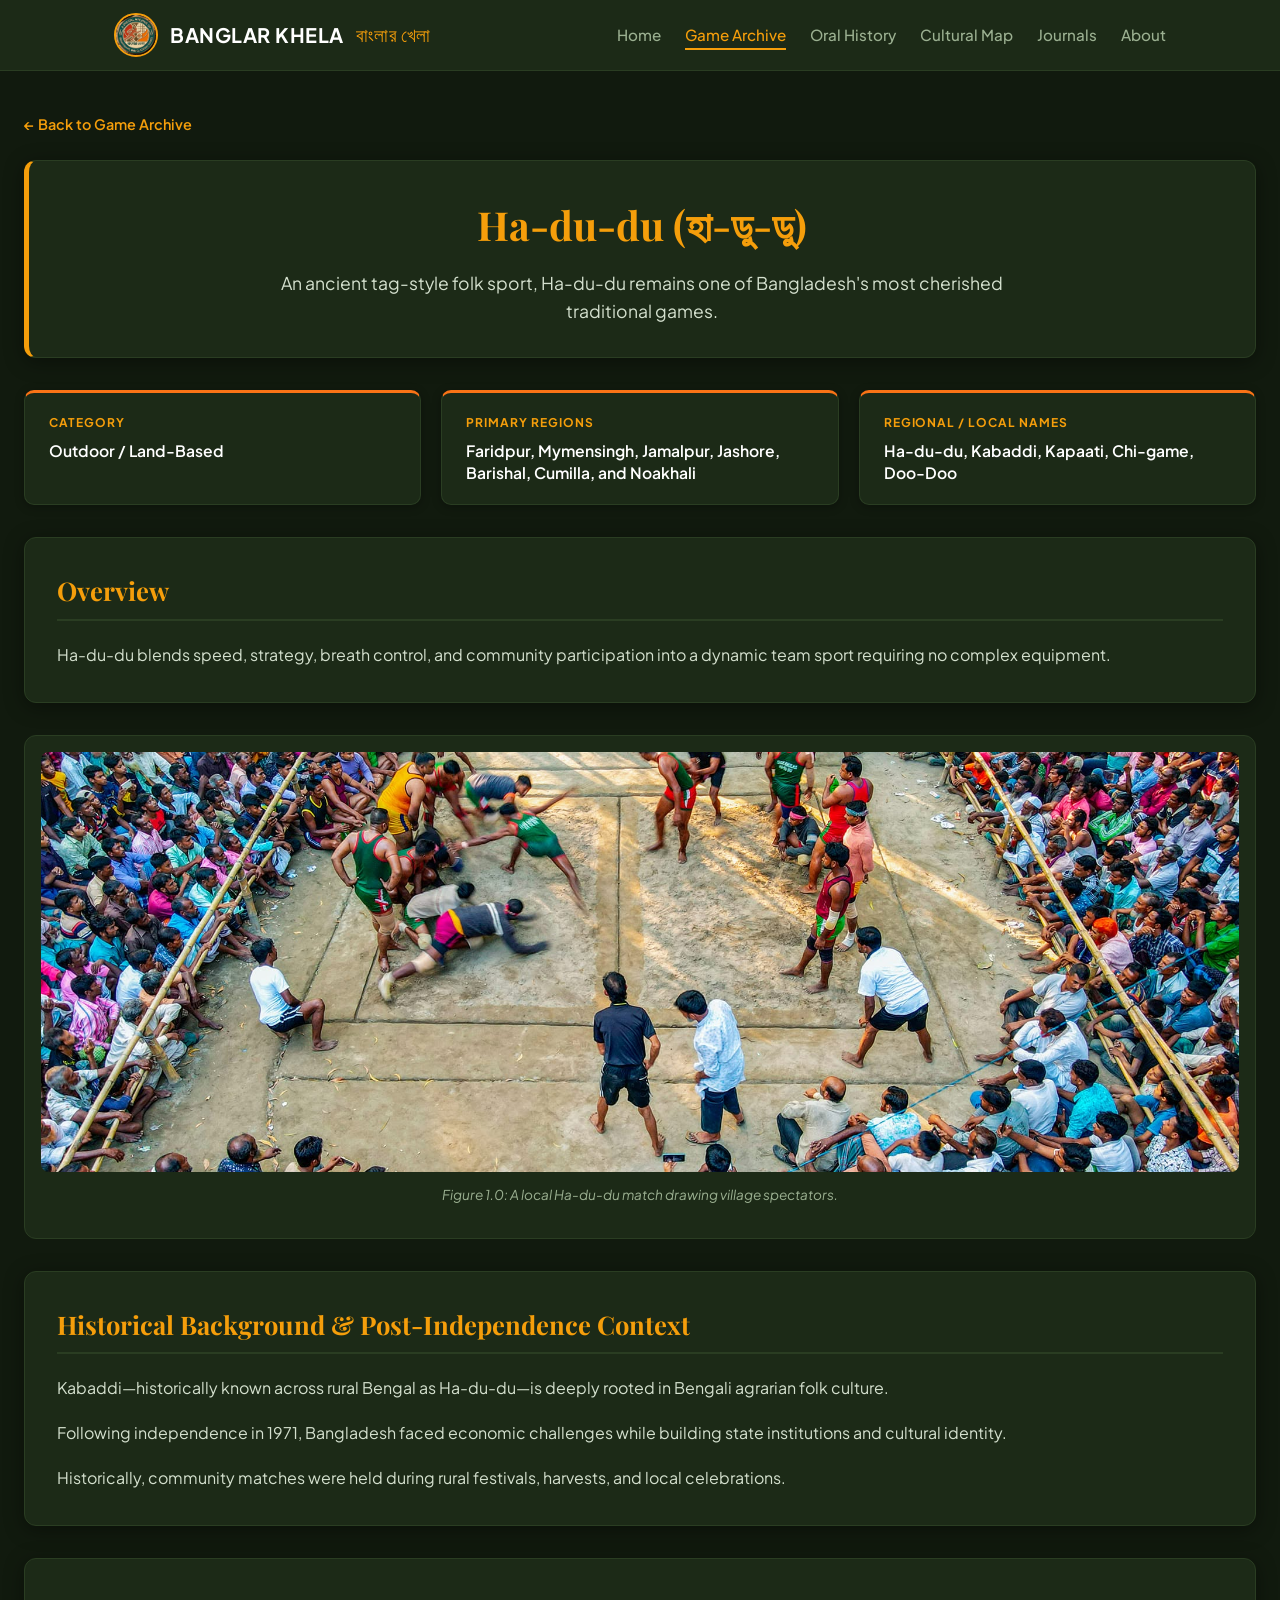
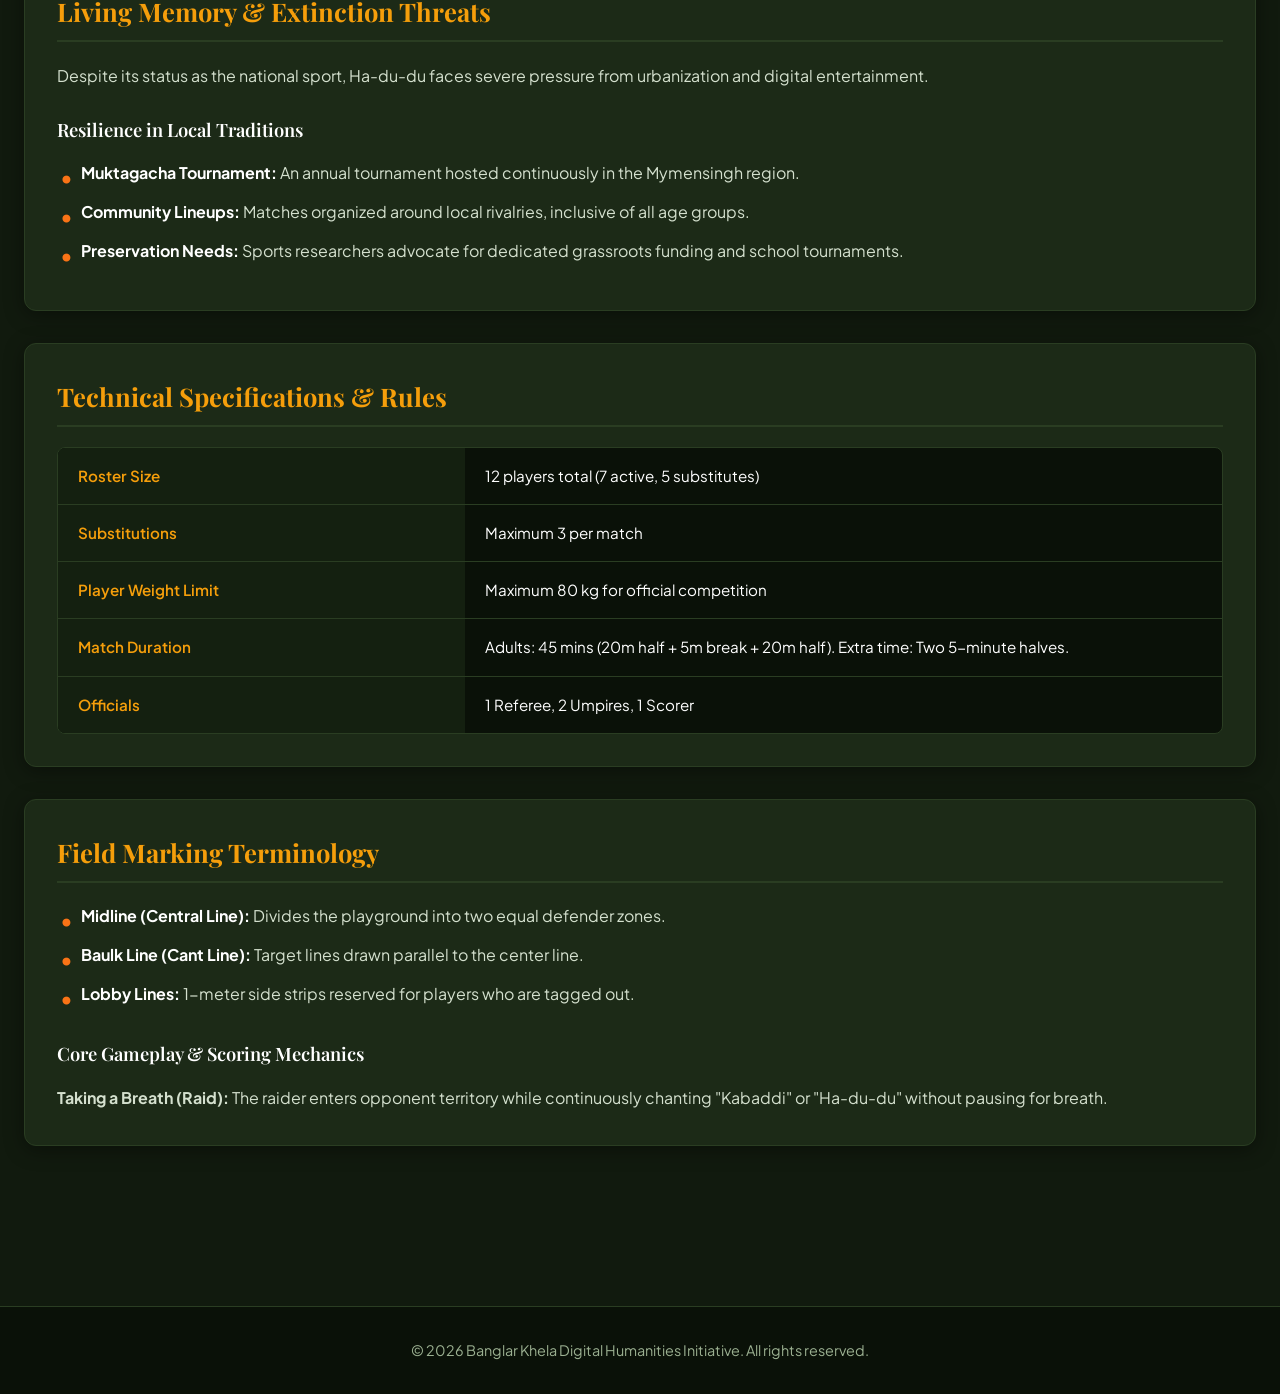
<file: ha-du-du.html>
<!DOCTYPE html>
<html lang="en">
<head>
  <meta charset="UTF-8">
  <meta name="viewport" content="width=device-width, initial-scale=1.0">
  <title>Ha-du-du (হা-ডু-ডু) | Game Dossier | Banglar Khela</title>
  <link rel="stylesheet" href="style.css">
  <link rel="preconnect" href="https://fonts.googleapis.com">
  <link rel="preconnect" href="https://fonts.gstatic.com" crossorigin>
  <link href="https://fonts.googleapis.com/css2?family=Playfair+Display:ital,wght@0,600;0,700&family=Plus+Jakarta+Sans:wght@400;500;600;700&display=swap" rel="stylesheet">
</head>
<body>

  <!-- HEADER NAVBAR -->
  <header>
    <div class="container nav-container">
      <a href="index.html" class="brand-logo">
        <img src="logo.png" alt="Banglar Khela Logo" class="site-logo">
        <div class="brand-title">BANGLAR KHELA <span class="bengali">বাংলার খেলা</span></div>
      </a>
      <nav>
        <ul class="nav-links">
          <li><a href="index.html">Home</a></li>
          <li><a href="archive.html" class="active">Game Archive</a></li>
          <li><a href="oral-history.html">Oral History</a></li>
          <li><a href="cultural-map.html">Cultural Map</a></li>
          <li><a href="journals.html">Journals</a></li>
          <li><a href="about.html">About</a></li>
        </ul>
      </nav>
    </div>
  </header>

  <!-- MAIN DOSSIER CONTENT -->
  <main class="dossier-container">
    
    <a href="archive.html" class="back-link">&larr; Back to Game Archive</a>

    <!-- Hero / Header Box -->
    <header class="dossier-header-box">
      <h1 class="dossier-title">Ha-du-du (হা-ডু-ডু)</h1>
      <p class="dossier-tagline">An ancient tag-style folk sport, Ha-du-du remains one of Bangladesh's most cherished traditional games.</p>
    </header>

    <!-- Metadata Grid (3 Distinct Cards) -->
    <div class="meta-grid">
      <div class="meta-card">
        <span class="meta-label">Category</span>
        <span class="meta-value">Outdoor / Land-Based</span>
      </div>
      <div class="meta-card">
        <span class="meta-label">Primary Regions</span>
        <span class="meta-value">Faridpur, Mymensingh, Jamalpur, Jashore, Barishal, Cumilla, and Noakhali</span>
      </div>
      <div class="meta-card">
        <span class="meta-label">Regional / Local Names</span>
        <span class="meta-value">Ha-du-du, Kabaddi, Kapaati, Chi-game, Doo-Doo</span>
      </div>
    </div>

    <!-- Overview Box -->
    <section class="dossier-box">
      <h2 class="box-title">Overview</h2>
      <p class="dossier-text">Ha-du-du blends speed, strategy, breath control, and community participation into a dynamic team sport requiring no complex equipment.</p>
    </section>

    <!-- Visual Media Card -->
    <div class="media-card-wrapper">
      <img src="hadudu.jpg" alt="Ha-du-du match in rural Bangladesh" class="dossier-img">
      <p class="media-caption">Figure 1.0: A local Ha-du-du match drawing village spectators.</p>
    </div>

    <!-- Historical Background Box -->
    <section class="dossier-box">
      <h2 class="box-title">Historical Background & Post-Independence Context</h2>
      <p class="dossier-text">Kabaddi—historically known across rural Bengal as Ha-du-du—is deeply rooted in Bengali agrarian folk culture.</p>
      <p class="dossier-text">Following independence in 1971, Bangladesh faced economic challenges while building state institutions and cultural identity.</p>
      <p class="dossier-text">Historically, community matches were held during rural festivals, harvests, and local celebrations.</p>
    </section>

    <!-- Living Memory & Threats Box -->
    <section class="dossier-box">
      <h2 class="box-title">Living Memory & Extinction Threats</h2>
      <p class="dossier-text">Despite its status as the national sport, Ha-du-du faces severe pressure from urbanization and digital entertainment.</p>
      
      <h3 class="subsection-title">Resilience in Local Traditions</h3>
      <ul class="dossier-list">
        <li><strong>Muktagacha Tournament:</strong> An annual tournament hosted continuously in the Mymensingh region.</li>
        <li><strong>Community Lineups:</strong> Matches organized around local rivalries, inclusive of all age groups.</li>
        <li><strong>Preservation Needs:</strong> Sports researchers advocate for dedicated grassroots funding and school tournaments.</li>
      </ul>
    </section>

    <!-- Technical Rules Box & Table -->
    <section class="dossier-box">
      <h2 class="box-title">Technical Specifications & Rules</h2>
      <table class="dossier-table">
        <tr>
          <th>Roster Size</th>
          <td>12 players total (7 active, 5 substitutes)</td>
        </tr>
        <tr>
          <th>Substitutions</th>
          <td>Maximum 3 per match</td>
        </tr>
        <tr>
          <th>Player Weight Limit</th>
          <td>Maximum 80 kg for official competition</td>
        </tr>
        <tr>
          <th>Match Duration</th>
          <td>Adults: 45 mins (20m half + 5m break + 20m half). Extra time: Two 5-minute halves.</td>
        </tr>
        <tr>
          <th>Officials</th>
          <td>1 Referee, 2 Umpires, 1 Scorer</td>
        </tr>
      </table>
    </section>

    <!-- Field Terminology & Gameplay Box -->
    <section class="dossier-box">
      <h2 class="box-title">Field Marking Terminology</h2>
      <ul class="dossier-list">
        <li><strong>Midline (Central Line):</strong> Divides the playground into two equal defender zones.</li>
        <li><strong>Baulk Line (Cant Line):</strong> Target lines drawn parallel to the center line.</li>
        <li><strong>Lobby Lines:</strong> 1-meter side strips reserved for players who are tagged out.</li>
      </ul>

      <h3 class="subsection-title" style="margin-top: 2rem;">Core Gameplay & Scoring Mechanics</h3>
      <p class="dossier-text"><strong>Taking a Breath (Raid):</strong> The raider enters opponent territory while continuously chanting "Kabaddi" or "Ha-du-du" without pausing for breath.</p>
    </section>

  </main>

  <!-- FOOTER -->
  <footer>
    <div class="container">
      &copy; 2026 Banglar Khela Digital Humanities Initiative. All rights reserved.
    </div>
  </footer>

</body>
</html>
</file>
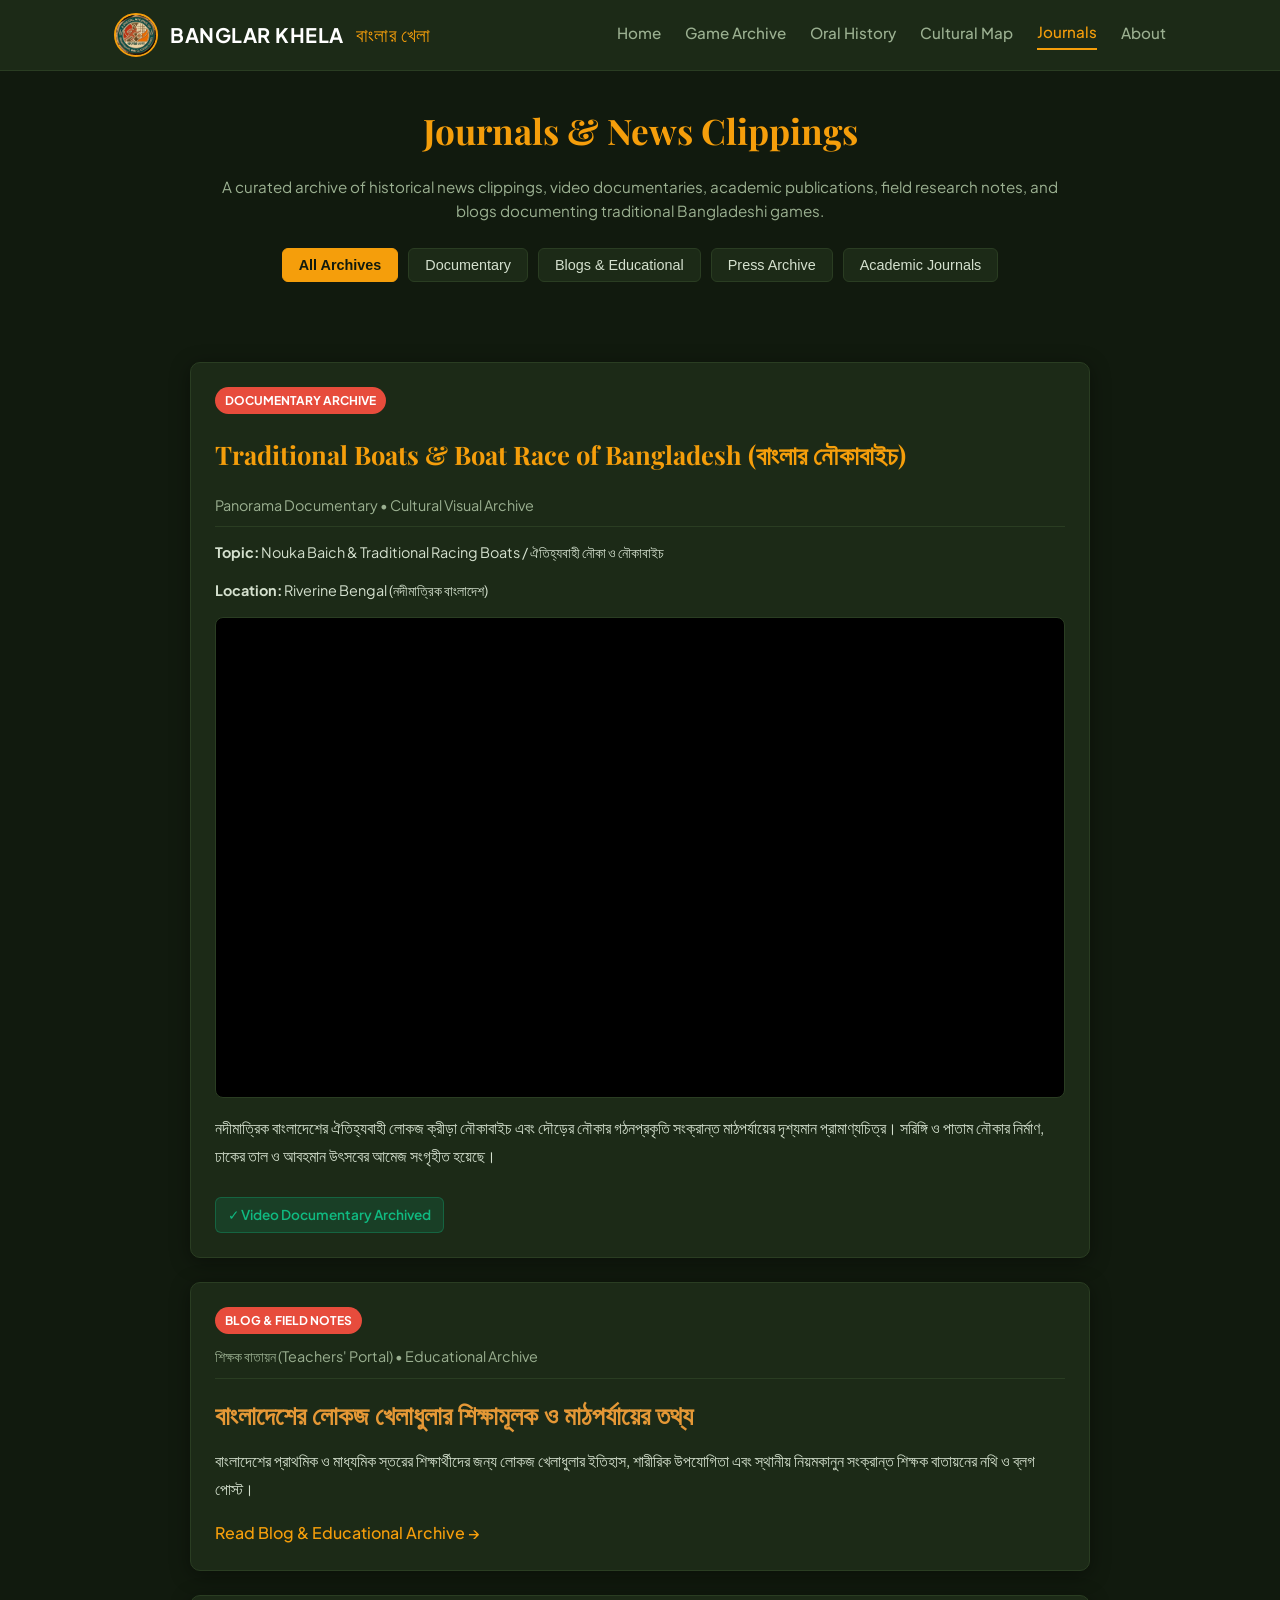
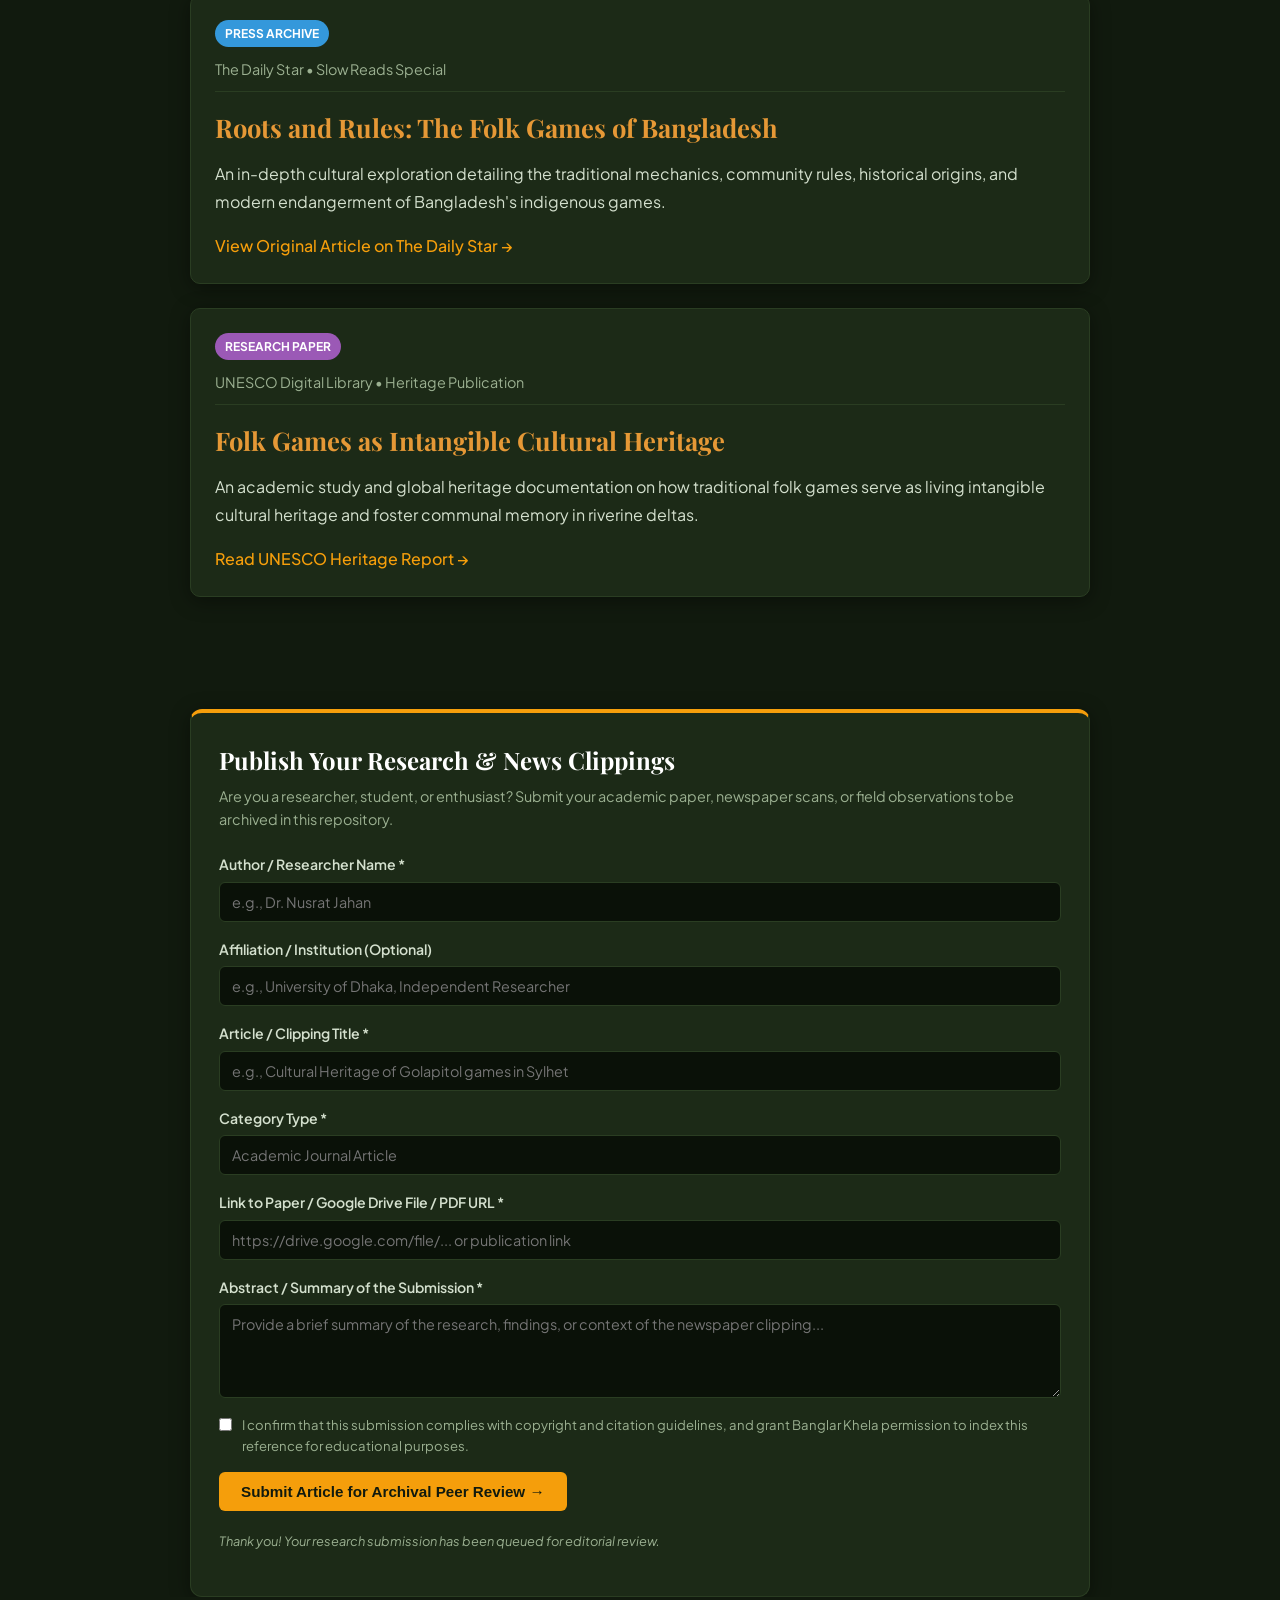
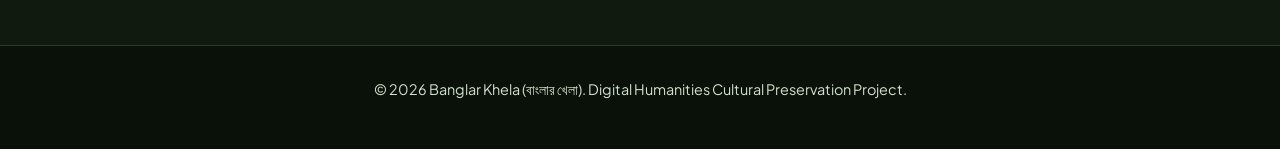
<file: journals.html>
<!DOCTYPE html>
<html lang="bn">
<head>
  <meta charset="UTF-8">
  <meta name="viewport" content="width=device-width, initial-scale=1.0">
  <title>BANGLAR KHELA | Journals & News Clippings</title>
  
  <!-- Fonts -->
  <link rel="preconnect" href="https://fonts.googleapis.com">
  <link rel="preconnect" href="https://fonts.gstatic.com" crossorigin>
  <link href="https://fonts.googleapis.com/css2?family=Playfair+Display:ital,wght@0,600;0,700;1,600&family=Plus+Jakarta+Sans:wght@400;500;600;700&display=swap" rel="stylesheet">
  
  <!-- External CSS Stylesheet -->
  <link rel="stylesheet" href="style.css">
</head>
<body>

  <!-- ==========================================================================
      1. HEADER & NAVIGATION
      ========================================================================== -->
  <header class="site-header">
    <div class="nav-container">
      <a href="index.html" class="brand-logo">
        <img src="logo.png" alt="Banglar Khela Logo" class="site-logo">
        <div class="brand-title">
          BANGLAR KHELA <span class="bengali">বাংলার খেলা</span>
        </div>
      </a>

      <nav class="nav-menu">
        <a href="index.html">Home</a>
        <a href="archive.html">Game Archive</a>
        <a href="oral-history.html">Oral History</a>
        <a href="cultural-map.html">Cultural Map</a>
        <a href="journals.html" class="active">Journals</a>
        <a href="about.html">About</a>
      </nav>
    </div>
  </header>

  <!-- ==========================================================================
      2. MAIN CONTENT AREA
      ========================================================================== -->
  <main class="container">

    <!-- Page Title & Subtitle -->
    <section class="hero-container" style="padding-top: 2rem; padding-bottom: 1rem;">
      <h1 class="page-title">Journals & News Clippings</h1>
      <p class="subtitle" style="max-width: 850px; margin: 0 auto 1.5rem;">
        A curated archive of historical news clippings, video documentaries, academic publications, field research notes, and blogs documenting traditional Bangladeshi games.
      </p>

      <!-- Category Filter Tabs -->
      <div class="filter-tabs" style="justify-content: center;">
        <button class="filter-btn active" data-category="all">All Archives</button>
        <button class="filter-btn" data-category="documentary">Documentary</button>
        <button class="filter-btn" data-category="blogs">Blogs & Educational</button>
        <button class="filter-btn" data-category="press">Press Archive</button>
        <button class="filter-btn" data-category="journals">Academic Journals</button>
      </div>
    </section>

    <!-- Archive Entries Feed -->
    <section class="journal-feed" id="journal-feed" style="max-width: 900px; margin: 0 auto;">

      <!-- ENTRY 1: VIDEO DOCUMENTARY -->
      <article class="card journal-card" data-category="documentary">
        <div class="card-header">
          <span class="badge badge-video">DOCUMENTARY ARCHIVE</span>
          <h2 class="card-title" style="font-size: 1.6rem; margin-top: 0.5rem; margin-bottom: 0.5rem;">
            Traditional Boats & Boat Race of Bangladesh (বাংলার নৌকাবাইচ)
          </h2>
        </div>
        <p class="interview-meta">Panorama Documentary • Cultural Visual Archive</p>
        <div class="orator-info" style="margin-bottom: 1rem;">
          <p><strong>Topic:</strong> Nouka Baich & Traditional Racing Boats / ঐতিহ্যবাহী নৌকা ও নৌকাবাইচ</p>
          <p><strong>Location:</strong> Riverine Bengal (নদীমাত্রিক বাংলাদেশ)</p>
        </div>
        <div class="video-wrapper">
          <iframe 
            src="https://www.youtube.com/embed/QU1auBzG8ZY" 
            title="The Boat Race in Bangladesh Documentary" 
            allowfullscreen>
          </iframe>
        </div>
        <p class="dossier-text" style="margin-top: 1rem;">
          নদীমাত্রিক বাংলাদেশের ঐতিহ্যবাহী লোকজ ক্রীড়া নৌকাবাইচ এবং দৌড়ের নৌকার গঠনপ্রকৃতি সংক্রান্ত মাঠপর্যায়ের দৃশ্যমান প্রামাণ্যচিত্র। সরিঙ্গি ও পাতাম নৌকার নির্মাণ, ঢাকের তাল ও আবহমান উৎসবের আমেজ সংগৃহীত হয়েছে।
        </p>
        <div class="ethical-note">
          <span>✓ Video Documentary Archived</span>
        </div>
      </article>

      <!-- ENTRY 2: BLOG & EDUCATIONAL ARTICLE (Shikkhok Batayan) -->
      <article class="card journal-card" data-category="blogs">
        <div class="card-header">
          <span class="badge badge-video">BLOG & FIELD NOTES</span>
        </div>
        <p class="interview-meta">শিক্ষক বাতায়ন (Teachers' Portal) • Educational Archive</p>
        <h2 class="card-title" style="font-size: 1.6rem; margin-bottom: 0.75rem;">
          বাংলাদেশের লোকজ খেলাধুলার শিক্ষামূলক ও মাঠপর্যায়ের তথ্য
        </h2>
        <p class="dossier-text">
          বাংলাদেশের প্রাথমিক ও মাধ্যমিক স্তরের শিক্ষার্থীদের জন্য লোকজ খেলাধুলার ইতিহাস, শারীরিক উপযোগিতা এবং স্থানীয় নিয়মকানুন সংক্রান্ত শিক্ষক বাতায়নের নথি ও ব্লগ পোস্ট।
        </p>
        <div class="card-footer" style="margin-top: 1rem;">
          <a href="https://share.google/Sazo4ZVnastlkSZDk" target="_blank" rel="noopener noreferrer" class="view-link">Read Blog & Educational Archive →</a>
        </div>
      </article>

      <!-- ENTRY 3: PRESS ARCHIVE (The Daily Star) -->
      <article class="card journal-card" data-category="press">
        <div class="card-header">
          <span class="badge badge-text">Press Archive</span>
        </div>
        <p class="interview-meta">The Daily Star • Slow Reads Special</p>
        <h2 class="card-title" style="font-size: 1.6rem; margin-bottom: 0.75rem;">
          Roots and Rules: The Folk Games of Bangladesh
        </h2>
        <p class="dossier-text">
          An in-depth cultural exploration detailing the traditional mechanics, community rules, historical origins, and modern endangerment of Bangladesh's indigenous games.
        </p>
        <div class="card-footer" style="margin-top: 1rem;">
          <a href="https://share.google/cY0HRDsIEz4HfzHJL" target="_blank" rel="noopener noreferrer" class="view-link">View Original Article on The Daily Star →</a>
        </div>
      </article>

      <!-- ENTRY 4: ACADEMIC JOURNAL (UNESCO) -->
      <article class="card journal-card" data-category="journals">
        <div class="card-header">
          <span class="badge badge-audio">Research Paper</span>
        </div>
        <p class="interview-meta">UNESCO Digital Library • Heritage Publication</p>
        <h2 class="card-title" style="font-size: 1.6rem; margin-bottom: 0.75rem;">
          Folk Games as Intangible Cultural Heritage
        </h2>
        <p class="dossier-text">
          An academic study and global heritage documentation on how traditional folk games serve as living intangible cultural heritage and foster communal memory in riverine deltas.
        </p>
        <div class="card-footer" style="margin-top: 1rem;">
          <a href="https://share.google/c2K59VNuZMmtPvRXS" target="_blank" rel="noopener noreferrer" class="view-link">Read UNESCO Heritage Report →</a>
        </div>
      </article>

    </section>

    <!-- ==========================================================================
        3. SUBMISSION FORM SECTION
        ========================================================================== -->
    <section class="submission-card" style="max-width: 900px; margin: 3rem auto 0;">
      <h2>Publish Your Research & News Clippings</h2>
      <p class="section-desc">
        Are you a researcher, student, or enthusiast? Submit your academic paper, newspaper scans, or field observations to be archived in this repository.
      </p>

      <form action="#" method="POST" class="memory-form">
        
        <div class="form-group">
          <label for="author-name">Author / Researcher Name *</label>
          <input type="text" id="author-name" name="author_name" placeholder="e.g., Dr. Nusrat Jahan" required>
        </div>

        <div class="form-group">
          <label for="affiliation">Affiliation / Institution (Optional)</label>
          <input type="text" id="affiliation" name="affiliation" placeholder="e.g., University of Dhaka, Independent Researcher">
        </div>

        <div class="form-group">
          <label for="article-title">Article / Clipping Title *</label>
          <input type="text" id="article-title" name="article_title" placeholder="e.g., Cultural Heritage of Golapitol games in Sylhet" required>
        </div>

        <div class="form-group">
          <label for="category-type">Category Type *</label>
          <input type="text" id="category-type" name="category_type" placeholder="Academic Journal Article" required>
        </div>

        <div class="form-group">
          <label for="document-link">Link to Paper / Google Drive File / PDF URL *</label>
          <input type="url" id="document-link" name="document_link" placeholder="https://drive.google.com/file/... or publication link" required>
        </div>

        <div class="form-group">
          <label for="abstract-summary">Abstract / Summary of the Submission *</label>
          <textarea id="abstract-summary" name="abstract_summary" rows="4" placeholder="Provide a brief summary of the research, findings, or context of the newspaper clipping..." required></textarea>
        </div>

        <div class="form-group checkbox-group">
          <input type="checkbox" id="consent-check" name="consent" required>
          <label for="consent-check">
            I confirm that this submission complies with copyright and citation guidelines, and grant Banglar Khela permission to index this reference for educational purposes.
          </label>
        </div>

        <button type="submit" class="submit-btn">Submit Article for Archival Peer Review →</button>
        <p class="thank-you-msg">Thank you! Your research submission has been queued for editorial review.</p>

      </form>
    </section>

  </main>

  <!-- ==========================================================================
      4. FOOTER
      ========================================================================== -->
  <footer class="site-footer">
    <div class="container">
      <p>© 2026 Banglar Khela (বাংলার খেলা). Digital Humanities Cultural Preservation Project.</p>
    </div>
  </footer>

  <!-- ==========================================================================
      5. FILTER INTERACTION SCRIPT
      ========================================================================== -->
  <script>
    document.addEventListener('DOMContentLoaded', () => {
      const filterButtons = document.querySelectorAll('.filter-btn');
      const journalCards = document.querySelectorAll('.journal-card');

      filterButtons.forEach(button => {
        button.addEventListener('click', () => {
          // Remove active class from all buttons
          filterButtons.forEach(btn => btn.classList.remove('active'));
          
          // Add active class to clicked button
          button.classList.add('active');

          const category = button.getAttribute('data-category');

          // Filter card visibility based on selected tab
          journalCards.forEach(card => {
            const cardCategory = card.getAttribute('data-category');
            if (category === 'all' || cardCategory === category) {
              card.style.display = 'block';
            } else {
              card.style.display = 'none';
            }
          });
        });
      });
    });
  </script>

</body>
</html>
</file>
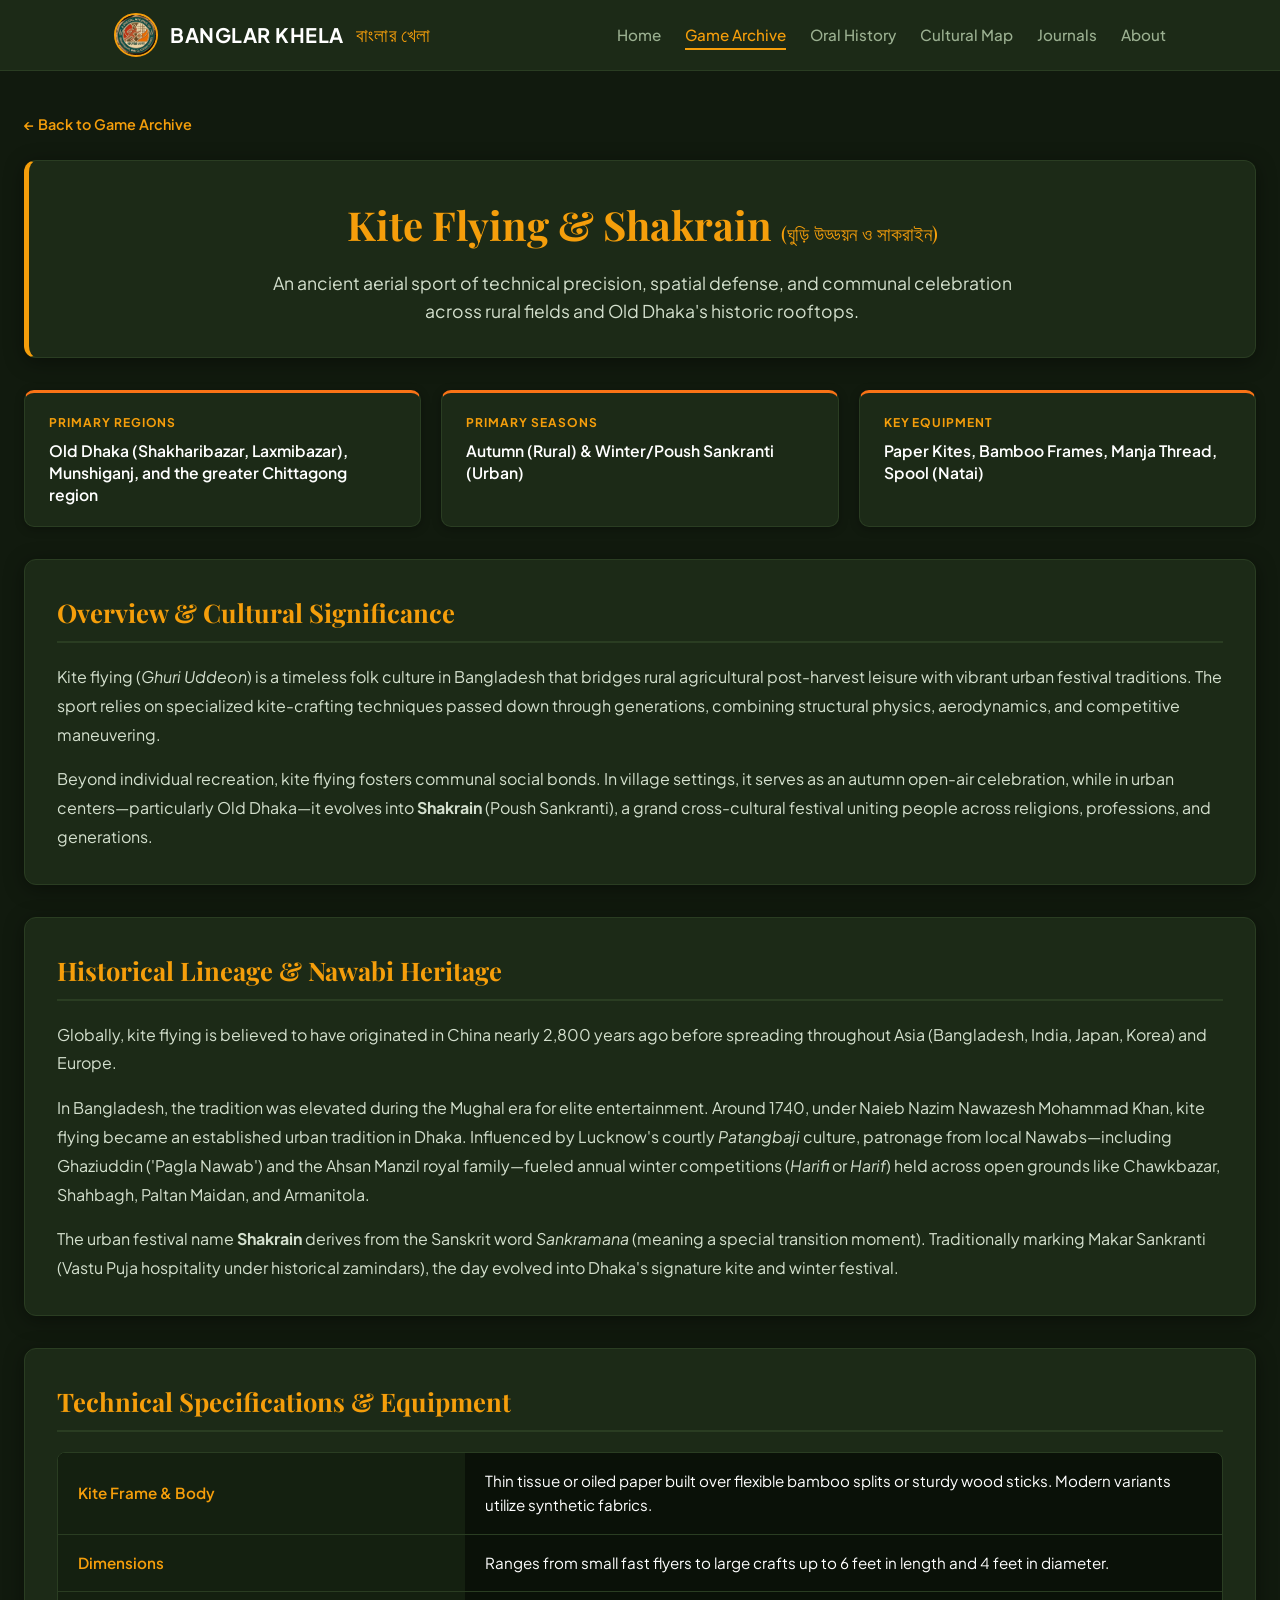
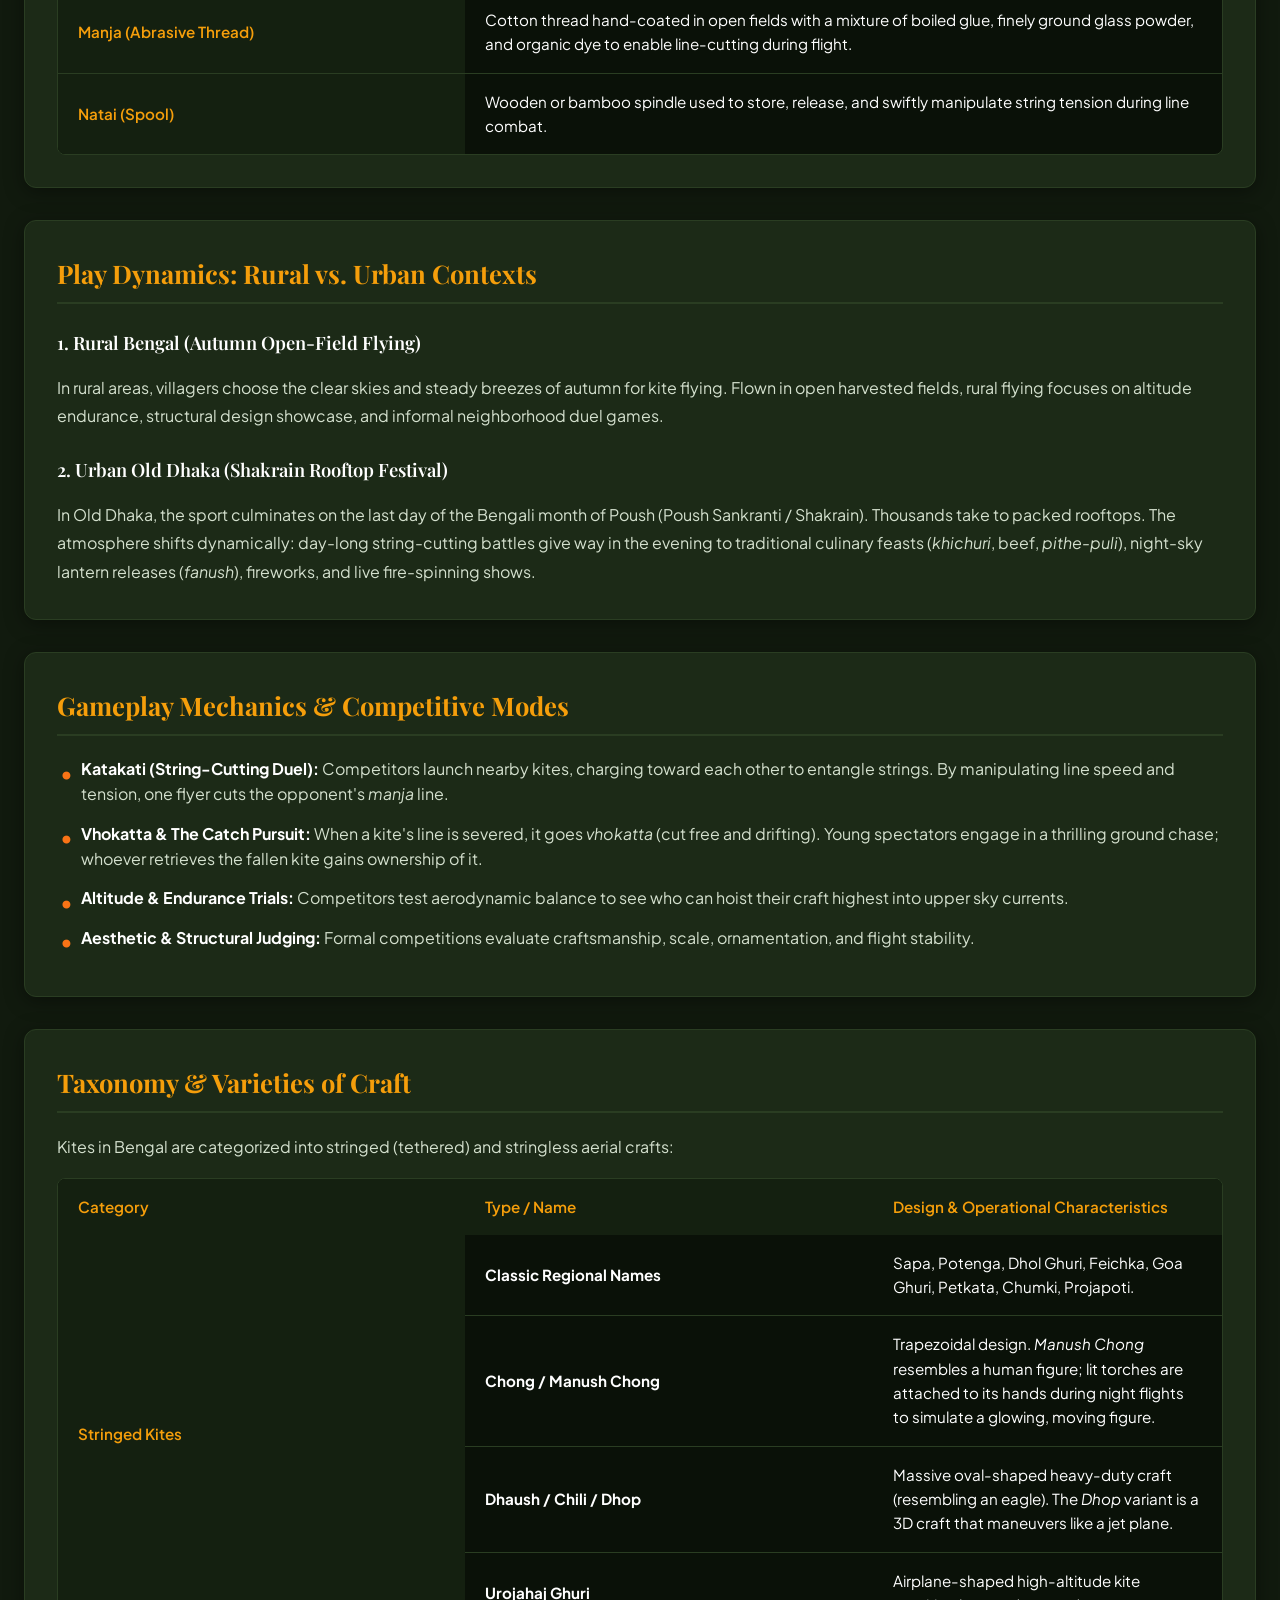
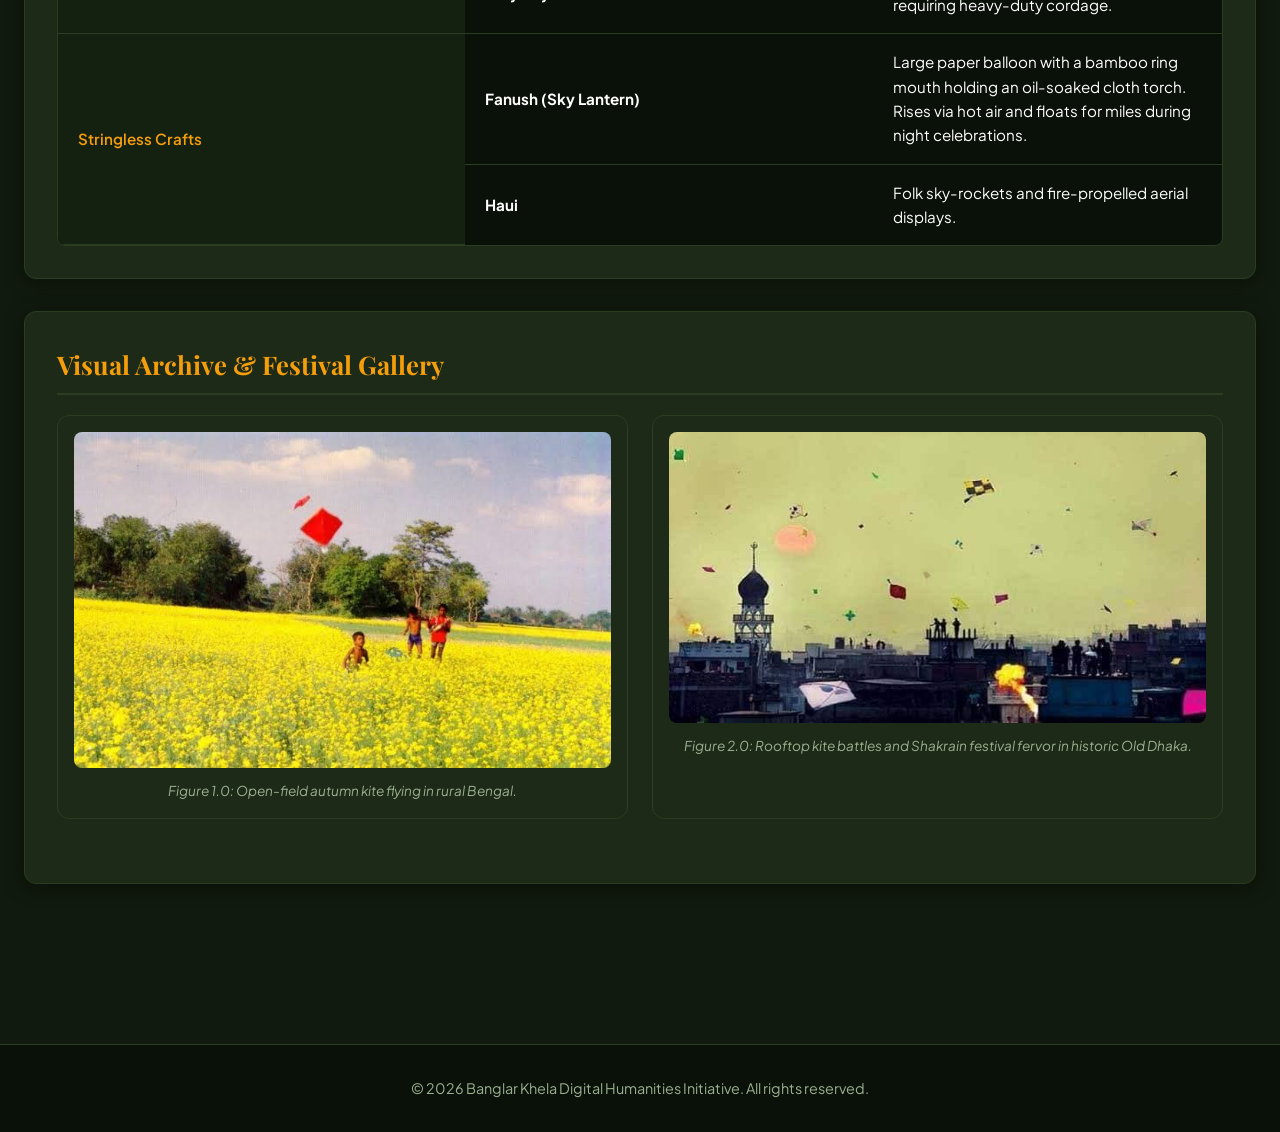
<file: kite-flying.html>
<!DOCTYPE html>
<html lang="en">
<head>
  <meta charset="UTF-8">
  <meta name="viewport" content="width=device-width, initial-scale=1.0">
  <title>Kite Flying & Shakrain (ঘুড়ি উড্ডয়ন ও সাকরাইন) | Banglar Khela</title>
  <link rel="stylesheet" href="style.css">
  <link rel="preconnect" href="https://fonts.googleapis.com">
  <link rel="preconnect" href="https://fonts.gstatic.com" crossorigin>
  <link href="https://fonts.googleapis.com/css2?family=Playfair+Display:ital,wght@0,600;0,700;1,600;1,700&family=Plus+Jakarta+Sans:wght@400;500;600;700&display=swap" rel="stylesheet">
</head>
<body>

  <!-- HEADER NAVBAR -->
  <header>
    <div class="container nav-container">
      <a href="index.html" class="brand-logo">
        <img src="logo.png" alt="Banglar Khela Logo" class="site-logo">
        <div class="brand-title">BANGLAR KHELA <span class="bengali">বাংলার খেলা</span></div>
      </a>
      <nav>
        <ul class="nav-links">
          <li><a href="index.html">Home</a></li>
          <li><a href="archive.html" class="active">Game Archive</a></li>
          <li><a href="oral-history.html">Oral History</a></li>
          <li><a href="cultural-map.html">Cultural Map</a></li>
          <li><a href="journals.html">Journals</a></li>
          <li><a href="about.html">About</a></li>
        </ul>
      </nav>
    </div>
  </header>

  <!-- MAIN DOSSIER CONTAINER -->
  <main class="dossier-container">
    
    <a href="archive.html" class="back-link">&larr; Back to Game Archive</a>

    <!-- Top Hero Header Box -->
    <header class="dossier-header-box">
      <h1 class="dossier-title">Kite Flying & Shakrain <span class="bengali-title">(ঘুড়ি উড্ডয়ন ও সাকরাইন)</span></h1>
      <p class="dossier-tagline">
        An ancient aerial sport of technical precision, spatial defense, and communal celebration across rural fields and Old Dhaka's historic rooftops.
      </p>
    </header>

    <!-- Metadata Grid (3 Column Cards) -->
    <div class="meta-grid">
      <div class="meta-card">
        <span class="meta-label">Primary Regions</span>
        <span class="meta-value">Old Dhaka (Shakharibazar, Laxmibazar), Munshiganj, and the greater Chittagong region</span>
      </div>
      <div class="meta-card">
        <span class="meta-label">Primary Seasons</span>
        <span class="meta-value">Autumn (Rural) & Winter/Poush Sankranti (Urban)</span>
      </div>
      <div class="meta-card">
        <span class="meta-label">Key Equipment</span>
        <span class="meta-value">Paper Kites, Bamboo Frames, Manja Thread, Spool (Natai)</span>
      </div>
    </div>

    <!-- Overview & Cultural Significance Box -->
    <section class="dossier-box">
      <h2 class="box-title">Overview & Cultural Significance</h2>
      <p class="dossier-text">
        Kite flying (<em>Ghuri Uddeon</em>) is a timeless folk culture in Bangladesh that bridges rural agricultural post-harvest leisure with vibrant urban festival traditions. The sport relies on specialized kite-crafting techniques passed down through generations, combining structural physics, aerodynamics, and competitive maneuvering.
      </p>
      <p class="dossier-text">
        Beyond individual recreation, kite flying fosters communal social bonds. In village settings, it serves as an autumn open-air celebration, while in urban centers—particularly Old Dhaka—it evolves into <strong>Shakrain</strong> (Poush Sankranti), a grand cross-cultural festival uniting people across religions, professions, and generations.
      </p>
    </section>

    <!-- Historical Origins & Nawabi Heritage Box -->
    <section class="dossier-box">
      <h2 class="box-title">Historical Lineage & Nawabi Heritage</h2>
      <p class="dossier-text">
        Globally, kite flying is believed to have originated in China nearly 2,800 years ago before spreading throughout Asia (Bangladesh, India, Japan, Korea) and Europe. 
      </p>
      <p class="dossier-text">
        In Bangladesh, the tradition was elevated during the Mughal era for elite entertainment. Around 1740, under Naieb Nazim Nawazesh Mohammad Khan, kite flying became an established urban tradition in Dhaka. Influenced by Lucknow's courtly <em>Patangbaji</em> culture, patronage from local Nawabs—including Ghaziuddin ('Pagla Nawab') and the Ahsan Manzil royal family—fueled annual winter competitions (<em>Harifi</em> or <em>Harif</em>) held across open grounds like Chawkbazar, Shahbagh, Paltan Maidan, and Armanitola.
      </p>
      <p class="dossier-text">
        The urban festival name <strong>Shakrain</strong> derives from the Sanskrit word <em>Sankramana</em> (meaning a special transition moment). Traditionally marking Makar Sankranti (Vastu Puja hospitality under historical zamindars), the day evolved into Dhaka's signature kite and winter festival.
      </p>
    </section>

    <!-- Technical Specifications Table Box -->
    <section class="dossier-box">
      <h2 class="box-title">Technical Specifications & Equipment</h2>
      <table class="dossier-table">
        <tbody>
          <tr>
            <th>Kite Frame & Body</th>
            <td>Thin tissue or oiled paper built over flexible bamboo splits or sturdy wood sticks. Modern variants utilize synthetic fabrics.</td>
          </tr>
          <tr>
            <th>Dimensions</th>
            <td>Ranges from small fast flyers to large crafts up to 6 feet in length and 4 feet in diameter.</td>
          </tr>
          <tr>
            <th>Manja (Abrasive Thread)</th>
            <td>Cotton thread hand-coated in open fields with a mixture of boiled glue, finely ground glass powder, and organic dye to enable line-cutting during flight.</td>
          </tr>
          <tr>
            <th>Natai (Spool)</th>
            <td>Wooden or bamboo spindle used to store, release, and swiftly manipulate string tension during line combat.</td>
          </tr>
        </tbody>
      </table>
    </section>

    <!-- Rural vs. Urban Contexts Box -->
    <section class="dossier-box">
      <h2 class="box-title">Play Dynamics: Rural vs. Urban Contexts</h2>
      
      <h3 class="subsection-title">1. Rural Bengal (Autumn Open-Field Flying)</h3>
      <p class="dossier-text">
        In rural areas, villagers choose the clear skies and steady breezes of autumn for kite flying. Flown in open harvested fields, rural flying focuses on altitude endurance, structural design showcase, and informal neighborhood duel games.
      </p>

      <h3 class="subsection-title">2. Urban Old Dhaka (Shakrain Rooftop Festival)</h3>
      <p class="dossier-text">
        In Old Dhaka, the sport culminates on the last day of the Bengali month of Poush (Poush Sankranti / Shakrain). Thousands take to packed rooftops. The atmosphere shifts dynamically: day-long string-cutting battles give way in the evening to traditional culinary feasts (<em>khichuri</em>, beef, <em>pithe-puli</em>), night-sky lantern releases (<em>fanush</em>), fireworks, and live fire-spinning shows.
      </p>
    </section>

    <!-- Gameplay Rules & Competitive Mechanics Box -->
    <section class="dossier-box">
      <h2 class="box-title">Gameplay Mechanics & Competitive Modes</h2>
      <ul class="dossier-list">
        <li>
          <strong>Katakati (String-Cutting Duel):</strong> Competitors launch nearby kites, charging toward each other to entangle strings. By manipulating line speed and tension, one flyer cuts the opponent's <em>manja</em> line.
        </li>
        <li>
          <strong>Vhokatta & The Catch Pursuit:</strong> When a kite's line is severed, it goes <em>vhokatta</em> (cut free and drifting). Young spectators engage in a thrilling ground chase; whoever retrieves the fallen kite gains ownership of it.
        </li>
        <li>
          <strong>Altitude & Endurance Trials:</strong> Competitors test aerodynamic balance to see who can hoist their craft highest into upper sky currents.
        </li>
        <li>
          <strong>Aesthetic & Structural Judging:</strong> Formal competitions evaluate craftsmanship, scale, ornamentation, and flight stability.
        </li>
      </ul>
    </section>

    <!-- Kite Taxonomy & Classification Box -->
    <section class="dossier-box">
      <h2 class="box-title">Taxonomy & Varieties of Craft</h2>
      <p class="dossier-text">
        Kites in Bengal are categorized into stringed (tethered) and stringless aerial crafts:
      </p>

      <table class="dossier-table">
        <thead>
          <tr>
            <th>Category</th>
            <th>Type / Name</th>
            <th>Design & Operational Characteristics</th>
          </tr>
        </thead>
        <tbody>
          <tr>
            <th rowspan="4">Stringed Kites</th>
            <td><strong>Classic Regional Names</strong></td>
            <td>Sapa, Potenga, Dhol Ghuri, Feichka, Goa Ghuri, Petkata, Chumki, Projapoti.</td>
          </tr>
          <tr>
            <td><strong>Chong / Manush Chong</strong></td>
            <td>Trapezoidal design. <em>Manush Chong</em> resembles a human figure; lit torches are attached to its hands during night flights to simulate a glowing, moving figure.</td>
          </tr>
          <tr>
            <td><strong>Dhaush / Chili / Dhop</strong></td>
            <td>Massive oval-shaped heavy-duty craft (resembling an eagle). The <em>Dhop</em> variant is a 3D craft that maneuvers like a jet plane.</td>
          </tr>
          <tr>
            <td><strong>Urojahaj Ghuri</strong></td>
            <td>Airplane-shaped high-altitude kite requiring heavy-duty cordage.</td>
          </tr>
          <tr>
            <th rowspan="2">Stringless Crafts</th>
            <td><strong>Fanush (Sky Lantern)</strong></td>
            <td>Large paper balloon with a bamboo ring mouth holding an oil-soaked cloth torch. Rises via hot air and floats for miles during night celebrations.</td>
          </tr>
          <tr>
            <td><strong>Haui</strong></td>
            <td>Folk sky-rockets and fire-propelled aerial displays.</td>
          </tr>
        </tbody>
      </table>
    </section>

    <!-- Visual Archive Gallery Box (kiteracevillage.jpg & kiteraceurban.jpg) -->
    <section class="dossier-box">
      <h2 class="box-title">Visual Archive & Festival Gallery</h2>
      
      <div class="media-gallery-grid">
        <!-- Photo 1: kiteracevillage.jpg -->
        <figure class="media-card-wrapper">
          <img src="kiteracevillage.jpg" alt="Rural youth flying kites across open autumn fields in Bangladesh" class="dossier-img">
          <figcaption class="media-caption">
            Figure 1.0: Open-field autumn kite flying in rural Bengal.
          </figcaption>
        </figure>

        <!-- Photo 2: kiteraceurban.jpg -->
        <figure class="media-card-wrapper">
          <img src="kiteraceurban.jpg" alt="Shakrain festival celebrations across rooftops in Old Dhaka" class="dossier-img">
          <figcaption class="media-caption">
            Figure 2.0: Rooftop kite battles and Shakrain festival fervor in historic Old Dhaka.
          </figcaption>
        </figure>
      </div>
    </section>

  </main>

  <!-- FOOTER -->
  <footer>
    <div class="container">
      &copy; 2026 Banglar Khela Digital Humanities Initiative. All rights reserved.
    </div>
  </footer>

</body>
</html>
</file>
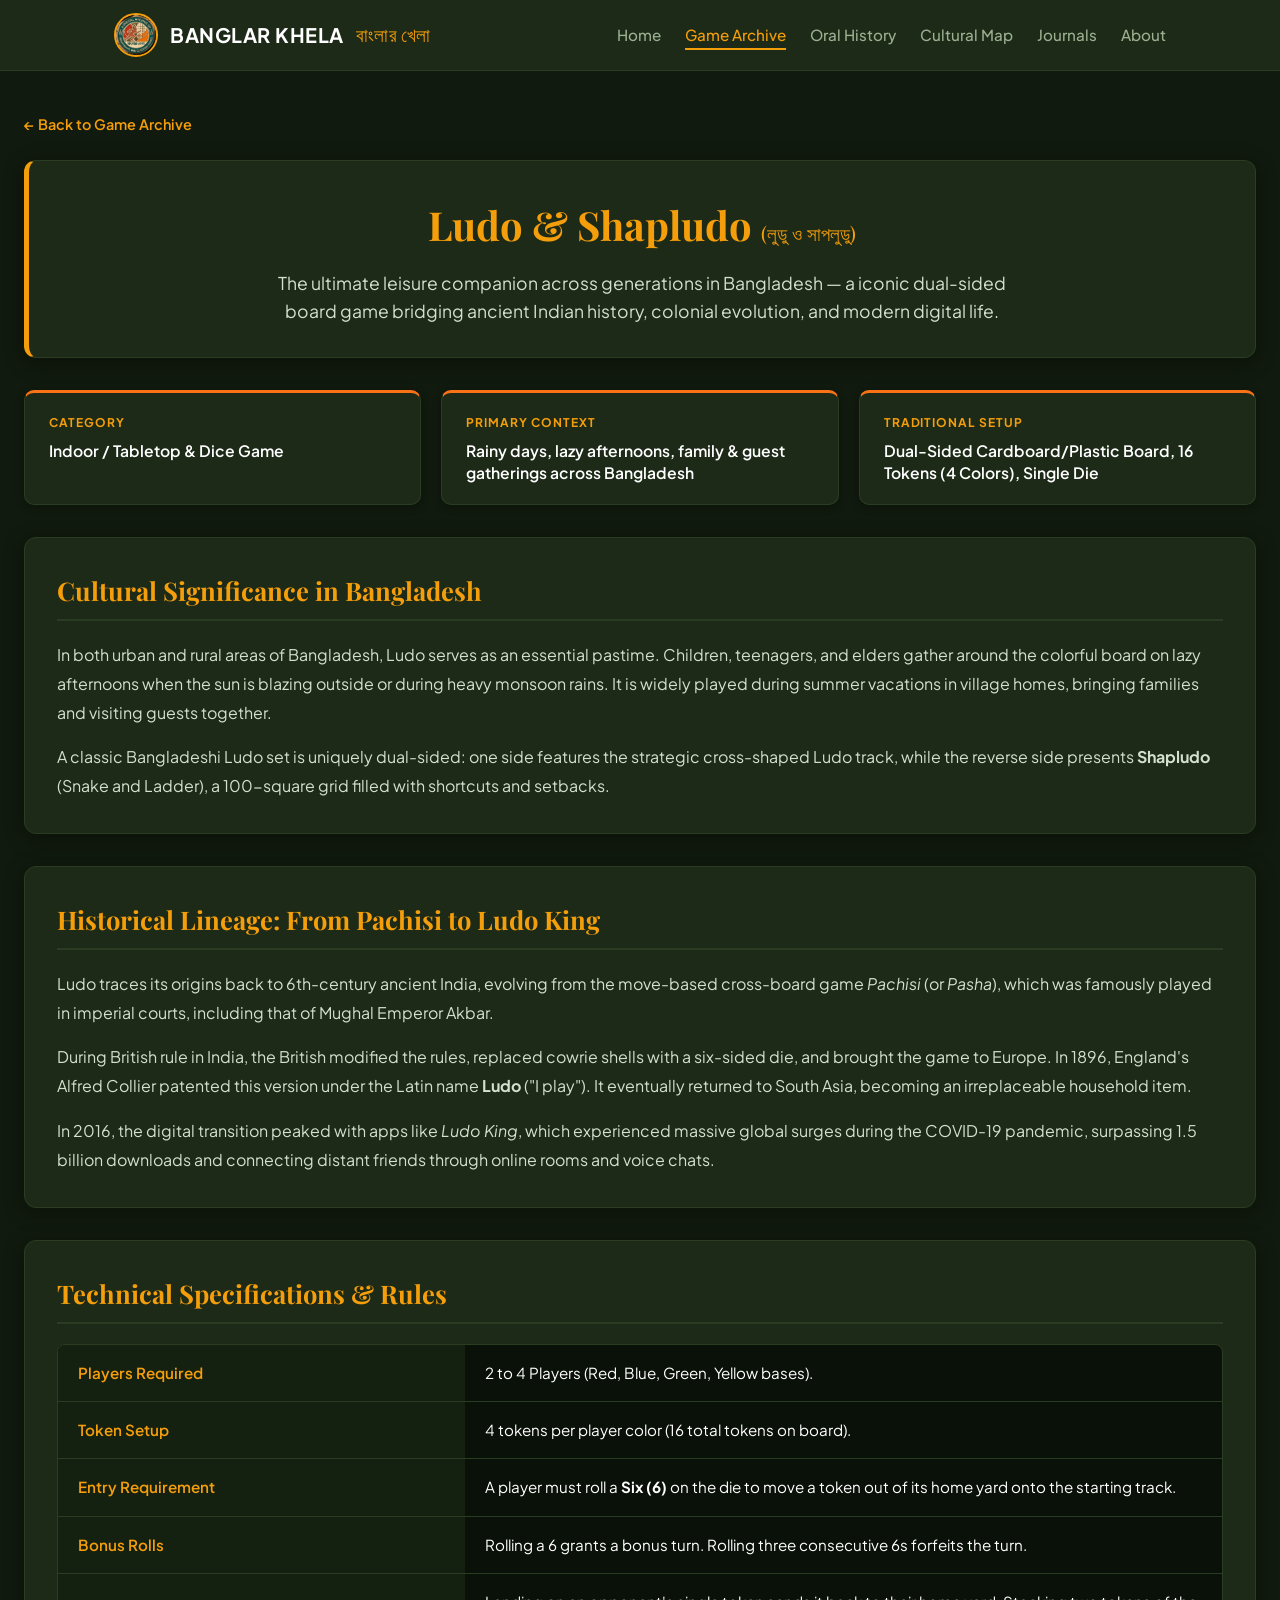
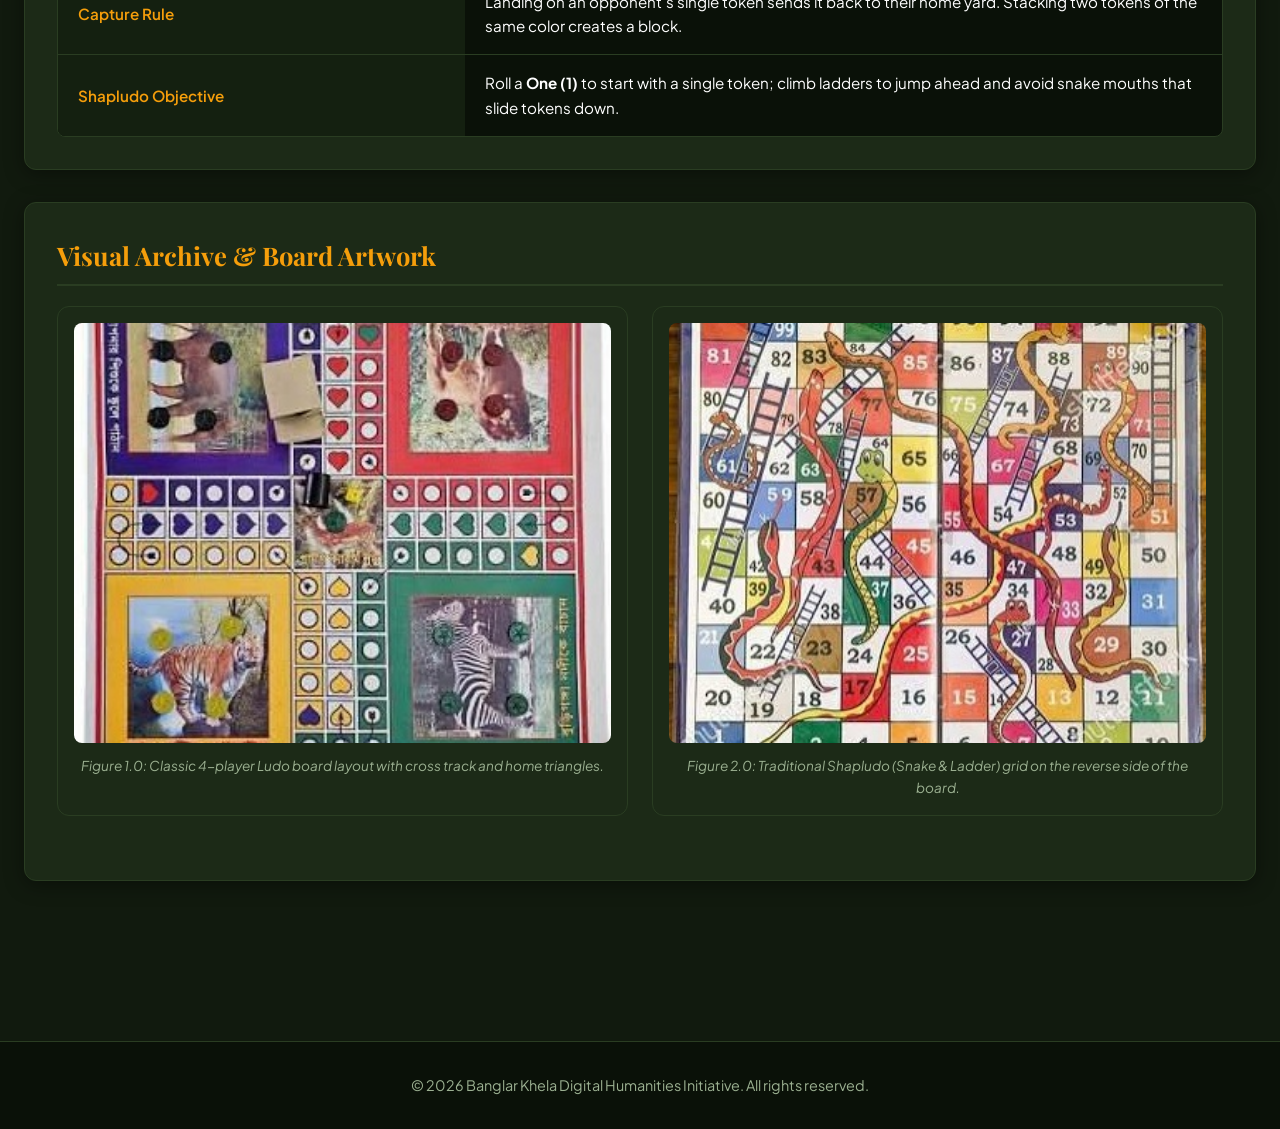
<file: ludo-detail.html>
<!DOCTYPE html>
<html lang="en">
<head>
  <meta charset="UTF-8">
  <meta name="viewport" content="width=device-width, initial-scale=1.0">
  <title>Ludo & Shapludo (লুডু ও সাপলুডু) | Banglar Khela</title>
  <link rel="stylesheet" href="style.css">
  <link rel="preconnect" href="https://fonts.googleapis.com">
  <link rel="preconnect" href="https://fonts.gstatic.com" crossorigin>
  <link href="https://fonts.googleapis.com/css2?family=Playfair+Display:ital,wght@0,600;0,700;1,600;1,700&family=Plus+Jakarta+Sans:wght@400;500;600;700&display=swap" rel="stylesheet">
</head>
<body>

  <!-- HEADER NAVBAR -->
  <header>
    <div class="container nav-container">
      <a href="index.html" class="brand-logo">
        <img src="logo.png" alt="Banglar Khela Logo" class="site-logo">
        <div class="brand-title">BANGLAR KHELA <span class="bengali">বাংলার খেলা</span></div>
      </a>
      <nav>
        <ul class="nav-links">
          <li><a href="index.html">Home</a></li>
          <li><a href="archive.html" class="active">Game Archive</a></li>
          <li><a href="oral-history.html">Oral History</a></li>
          <li><a href="cultural-map.html">Cultural Map</a></li>
          <li><a href="journals.html">Journals</a></li>
          <li><a href="about.html">About</a></li>
        </ul>
      </nav>
    </div>
  </header>

  <!-- MAIN DOSSIER CONTAINER -->
  <main class="dossier-container">
    
    <a href="archive.html" class="back-link">&larr; Back to Game Archive</a>

    <!-- Top Hero Header Box -->
    <header class="dossier-header-box">
      <h1 class="dossier-title">Ludo & Shapludo <span class="bengali-title">(লুডু ও সাপলুডু)</span></h1>
      <p class="dossier-tagline">
        The ultimate leisure companion across generations in Bangladesh — a iconic dual-sided board game bridging ancient Indian history, colonial evolution, and modern digital life.
      </p>
    </header>

    <!-- Metadata Grid (3 Column Cards) -->
    <div class="meta-grid">
      <div class="meta-card">
        <span class="meta-label">Category</span>
        <span class="meta-value">Indoor / Tabletop & Dice Game</span>
      </div>
      <div class="meta-card">
        <span class="meta-label">Primary Context</span>
        <span class="meta-value">Rainy days, lazy afternoons, family & guest gatherings across Bangladesh</span>
      </div>
      <div class="meta-card">
        <span class="meta-label">Traditional Setup</span>
        <span class="meta-value">Dual-Sided Cardboard/Plastic Board, 16 Tokens (4 Colors), Single Die</span>
      </div>
    </div>

    <!-- Overview Box -->
    <section class="dossier-box">
      <h2 class="box-title">Cultural Significance in Bangladesh</h2>
      <p class="dossier-text">
        In both urban and rural areas of Bangladesh, Ludo serves as an essential pastime. Children, teenagers, and elders gather around the colorful board on lazy afternoons when the sun is blazing outside or during heavy monsoon rains. It is widely played during summer vacations in village homes, bringing families and visiting guests together.
      </p>
      <p class="dossier-text">
        A classic Bangladeshi Ludo set is uniquely dual-sided: one side features the strategic cross-shaped Ludo track, while the reverse side presents <strong>Shapludo</strong> (Snake and Ladder), a 100-square grid filled with shortcuts and setbacks.
      </p>
    </section>

    <!-- Historical Evolution Box -->
    <section class="dossier-box">
      <h2 class="box-title">Historical Lineage: From Pachisi to Ludo King</h2>
      <p class="dossier-text">
        Ludo traces its origins back to 6th-century ancient India, evolving from the move-based cross-board game <em>Pachisi</em> (or <em>Pasha</em>), which was famously played in imperial courts, including that of Mughal Emperor Akbar.
      </p>
      <p class="dossier-text">
        During British rule in India, the British modified the rules, replaced cowrie shells with a six-sided die, and brought the game to Europe. In 1896, England's Alfred Collier patented this version under the Latin name <strong>Ludo</strong> ("I play"). It eventually returned to South Asia, becoming an irreplaceable household item.
      </p>
      <p class="dossier-text">
        In 2016, the digital transition peaked with apps like <em>Ludo King</em>, which experienced massive global surges during the COVID-19 pandemic, surpassing 1.5 billion downloads and connecting distant friends through online rooms and voice chats.
      </p>
    </section>

    <!-- Technical Specifications Table Box -->
    <section class="dossier-box">
      <h2 class="box-title">Technical Specifications & Rules</h2>
      <table class="dossier-table">
        <tbody>
          <tr>
            <th>Players Required</th>
            <td>2 to 4 Players (Red, Blue, Green, Yellow bases).</td>
          </tr>
          <tr>
            <th>Token Setup</th>
            <td>4 tokens per player color (16 total tokens on board).</td>
          </tr>
          <tr>
            <th>Entry Requirement</th>
            <td>A player must roll a <strong>Six (6)</strong> on the die to move a token out of its home yard onto the starting track.</td>
          </tr>
          <tr>
            <th>Bonus Rolls</th>
            <td>Rolling a 6 grants a bonus turn. Rolling three consecutive 6s forfeits the turn.</td>
          </tr>
          <tr>
            <th>Capture Rule</th>
            <td>Landing on an opponent's single token sends it back to their home yard. Stacking two tokens of the same color creates a block.</td>
          </tr>
          <tr>
            <th>Shapludo Objective</th>
            <td>Roll a <strong>One (1)</strong> to start with a single token; climb ladders to jump ahead and avoid snake mouths that slide tokens down.</td>
          </tr>
        </tbody>
      </table>
    </section>

    <!-- Visual Archive Gallery Box (ludo.jpg & shapludo.jpg) -->
    <section class="dossier-box">
      <h2 class="box-title">Visual Archive & Board Artwork</h2>
      
      <div class="media-gallery-grid">
        <!-- Ludo Board Photo -->
        <figure class="media-card-wrapper">
          <img src="ludo.jpg" alt="Traditional Bangladeshi Ludo Board with 4 colored bases" class="dossier-img">
          <figcaption class="media-caption">
            Figure 1.0: Classic 4-player Ludo board layout with cross track and home triangles.
          </figcaption>
        </figure>

        <!-- Shapludo Board Photo -->
        <figure class="media-card-wrapper">
          <img src="shapludo.jpg" alt="Shapludo (Snake and Ladder) 100-square grid on reverse side" class="dossier-img">
          <figcaption class="media-caption">
            Figure 2.0: Traditional Shapludo (Snake & Ladder) grid on the reverse side of the board.
          </figcaption>
        </figure>
      </div>
    </section>

  </main>

  <!-- FOOTER -->
  <footer>
    <div class="container">
      &copy; 2026 Banglar Khela Digital Humanities Initiative. All rights reserved.
    </div>
  </footer>

</body>
</html>
</file>
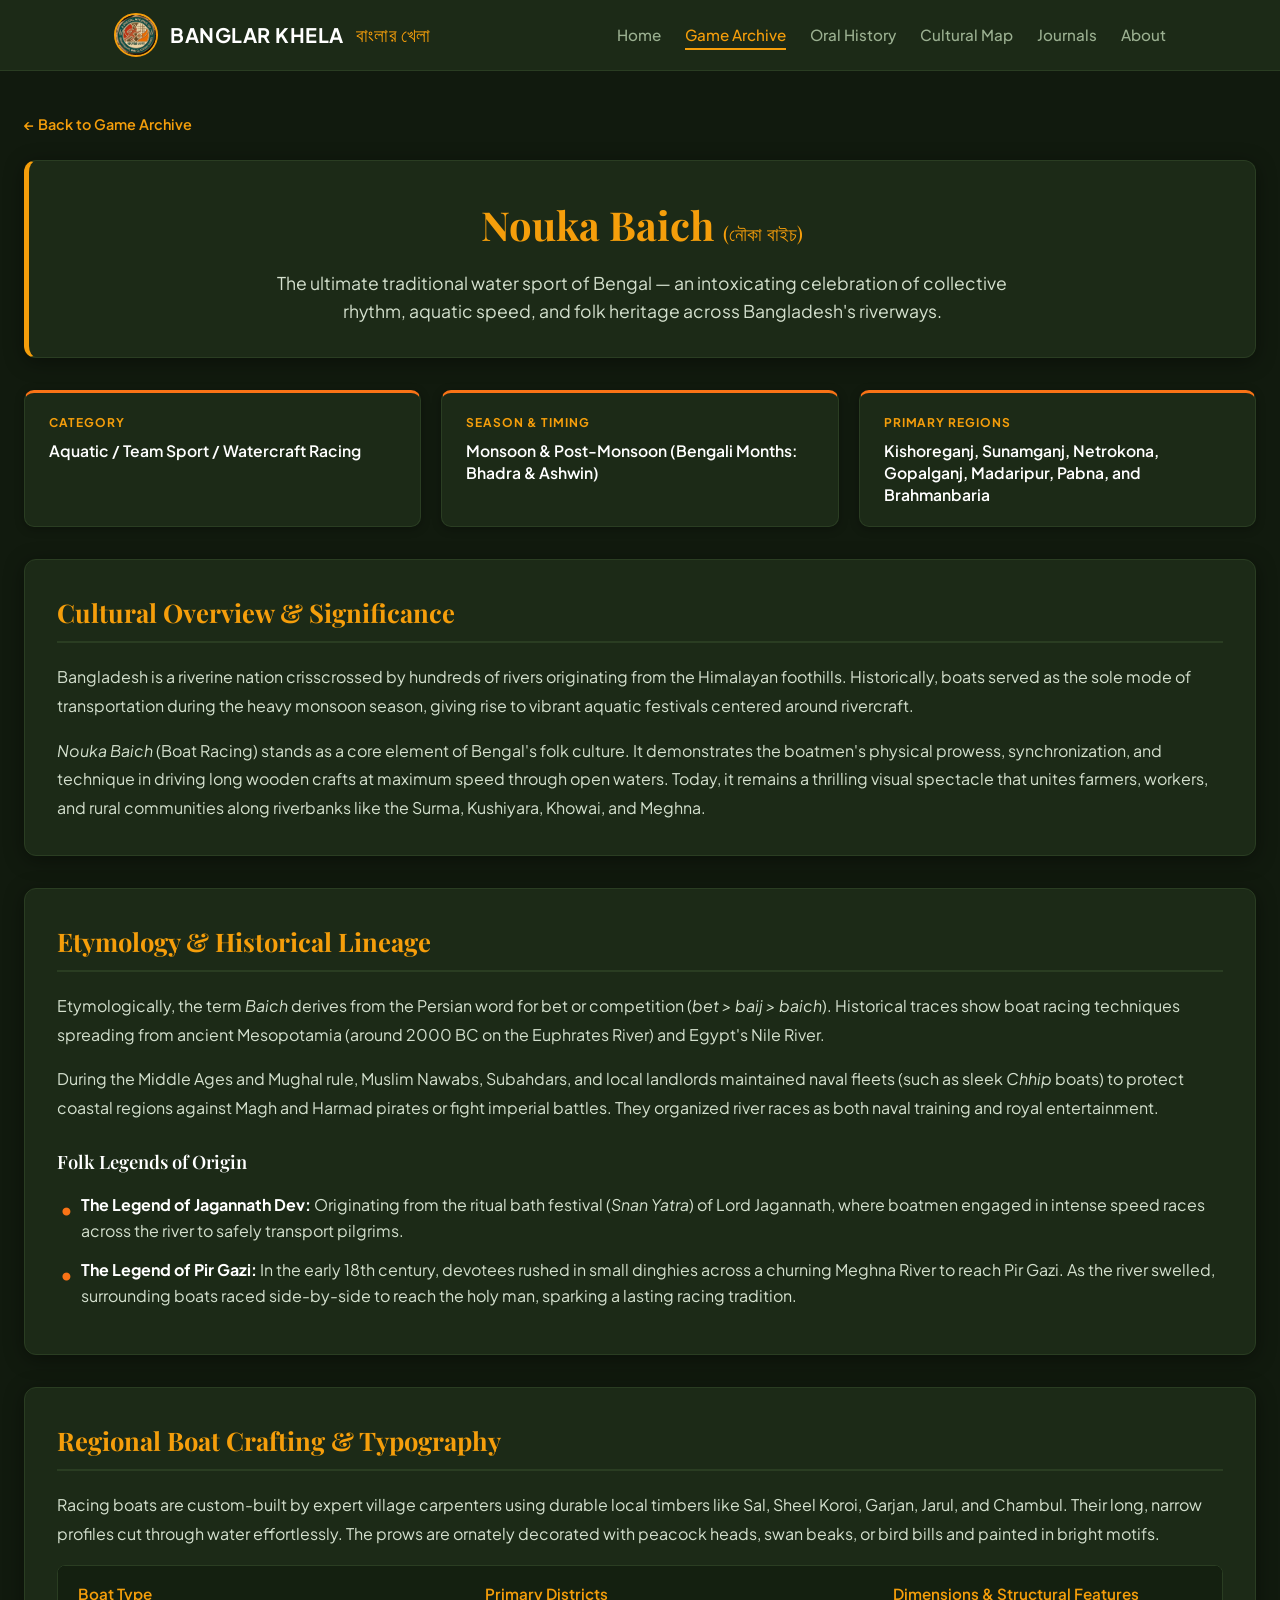
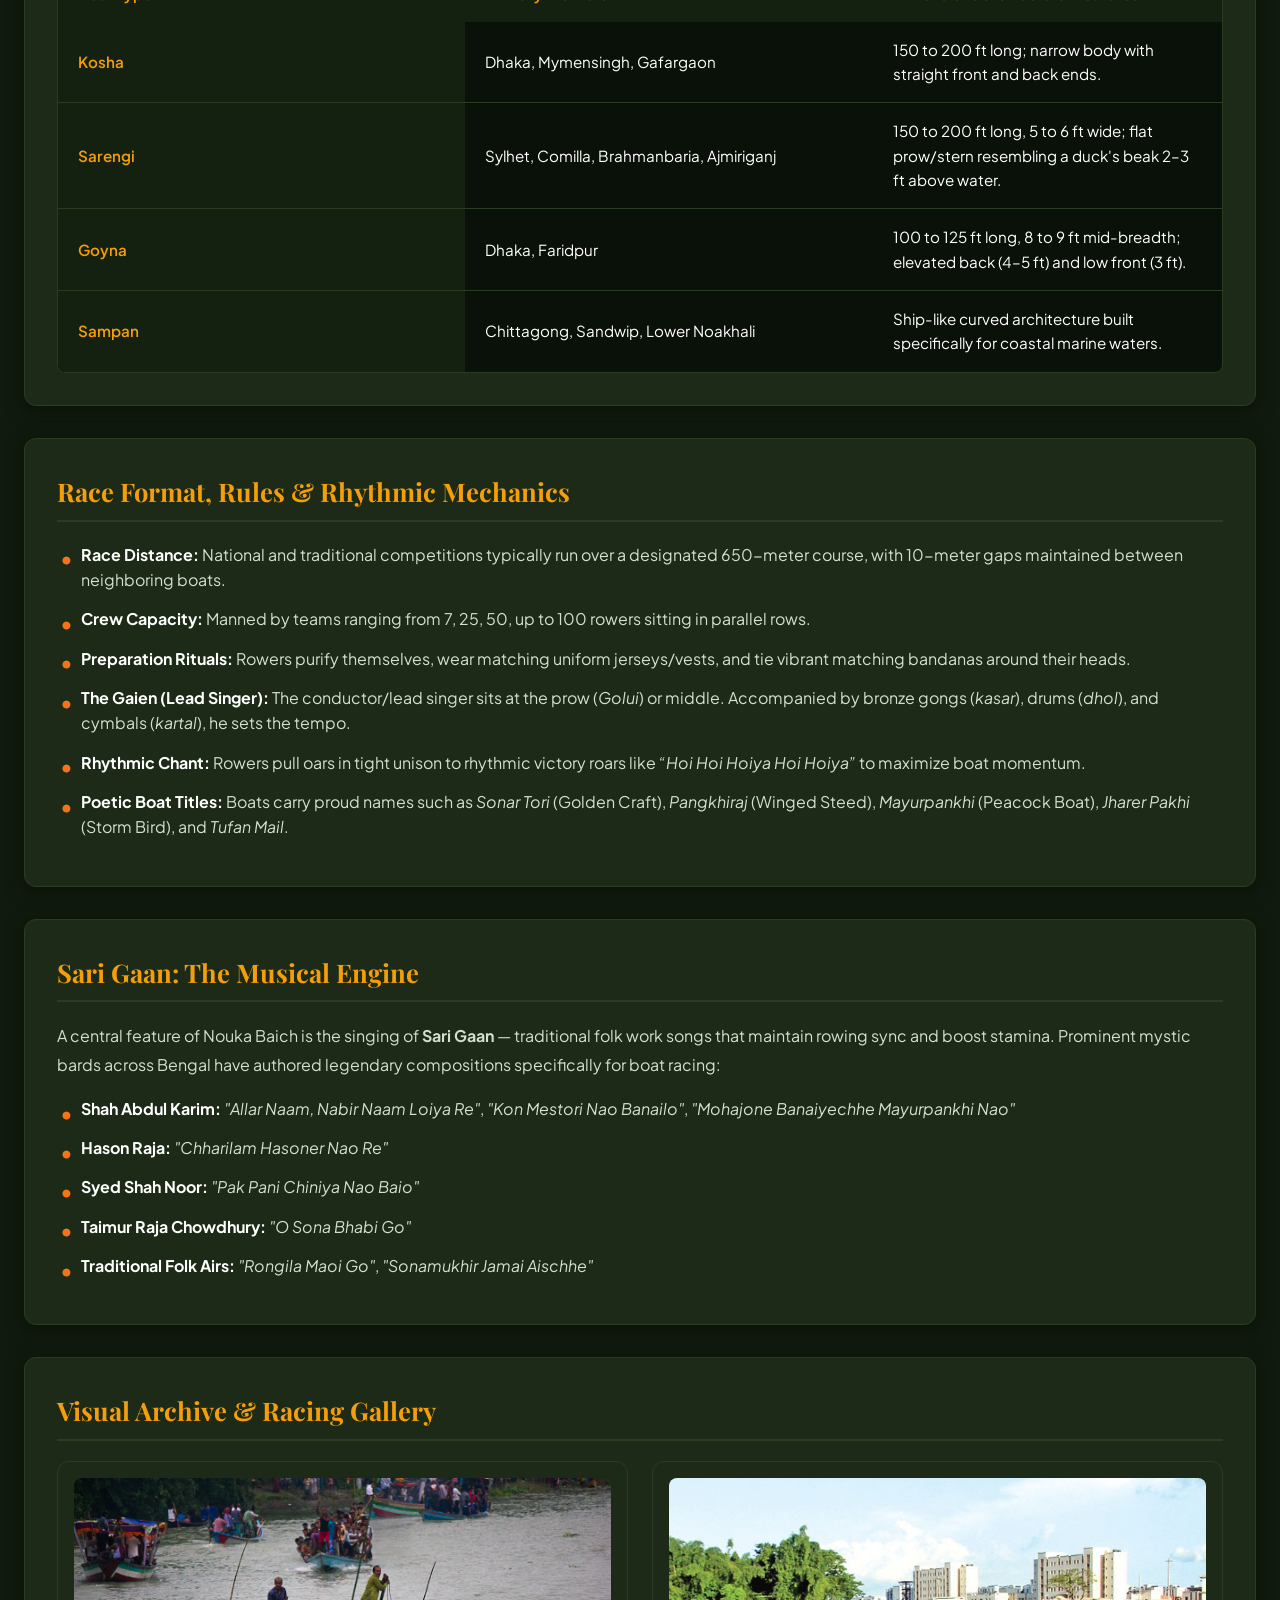
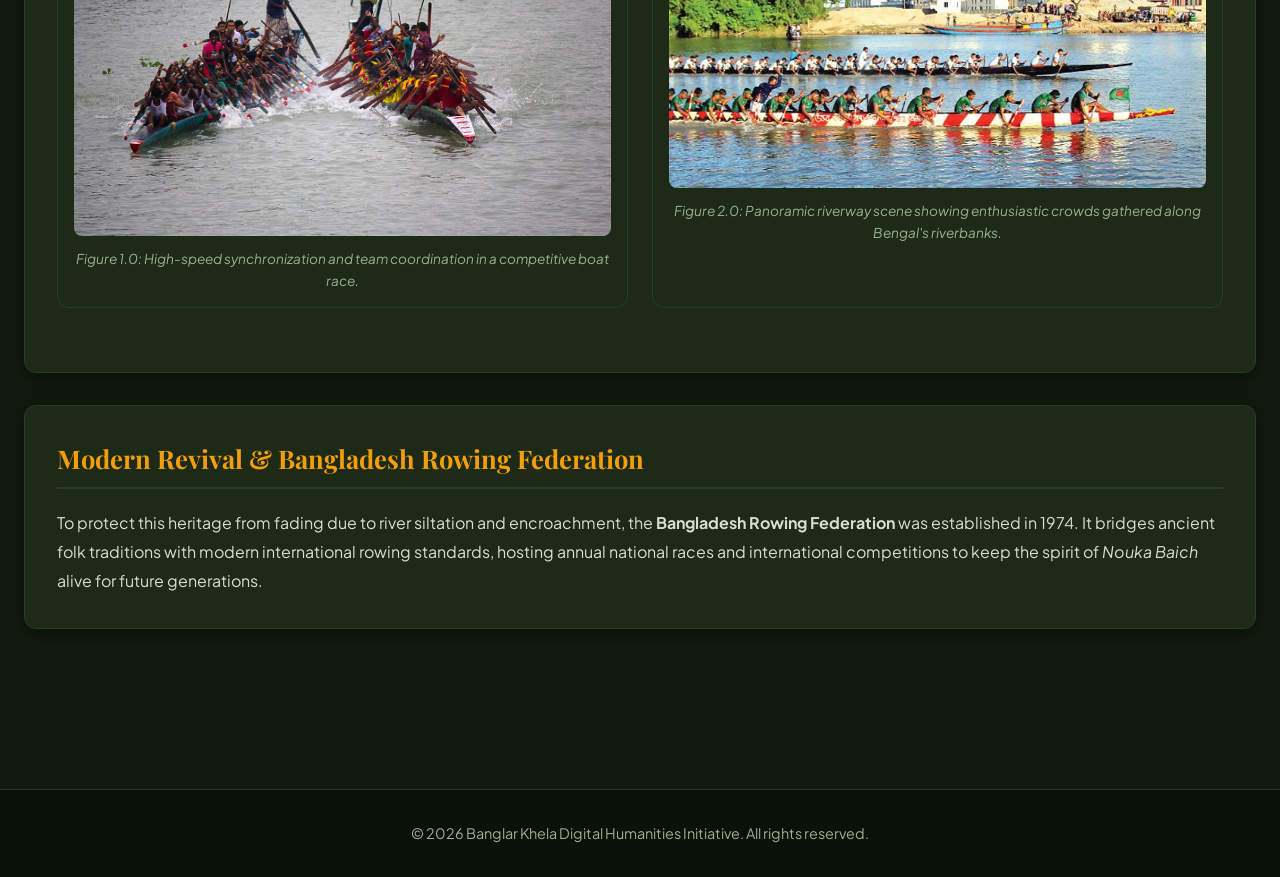
<file: noukabaich-detail.html>
<!DOCTYPE html>
<html lang="en">
<head>
  <meta charset="UTF-8">
  <meta name="viewport" content="width=device-width, initial-scale=1.0">
  <title>Nouka Baich (নৌকা বাইচ) | Banglar Khela</title>
  <link rel="stylesheet" href="style.css">
  <link rel="preconnect" href="https://fonts.googleapis.com">
  <link rel="preconnect" href="https://fonts.gstatic.com" crossorigin>
  <link href="https://fonts.googleapis.com/css2?family=Playfair+Display:ital,wght@0,600;0,700;1,600;1,700&family=Plus+Jakarta+Sans:wght@400;500;600;700&display=swap" rel="stylesheet">
</head>
<body>

  <!-- HEADER NAVBAR -->
  <header>
    <div class="container nav-container">
      <a href="index.html" class="brand-logo">
        <img src="logo.png" alt="Banglar Khela Logo" class="site-logo">
        <div class="brand-title">BANGLAR KHELA <span class="bengali">বাংলার খেলা</span></div>
      </a>
      <nav>
        <ul class="nav-links">
          <li><a href="index.html">Home</a></li>
          <li><a href="archive.html" class="active">Game Archive</a></li>
          <li><a href="oral-history.html">Oral History</a></li>
          <li><a href="cultural-map.html">Cultural Map</a></li>
          <li><a href="journals.html">Journals</a></li>
          <li><a href="about.html">About</a></li>
        </ul>
      </nav>
    </div>
  </header>

  <!-- MAIN DOSSIER CONTAINER -->
  <main class="dossier-container">
    
    <a href="archive.html" class="back-link">&larr; Back to Game Archive</a>

    <!-- Top Hero Header Box -->
    <header class="dossier-header-box">
      <h1 class="dossier-title">Nouka Baich <span class="bengali-title">(নৌকা বাইচ)</span></h1>
      <p class="dossier-tagline">
        The ultimate traditional water sport of Bengal — an intoxicating celebration of collective rhythm, aquatic speed, and folk heritage across Bangladesh's riverways.
      </p>
    </header>

    <!-- Metadata Grid (3 Column Cards) -->
    <div class="meta-grid">
      <div class="meta-card">
        <span class="meta-label">Category</span>
        <span class="meta-value">Aquatic / Team Sport / Watercraft Racing</span>
      </div>
      <div class="meta-card">
        <span class="meta-label">Season & Timing</span>
        <span class="meta-value">Monsoon & Post-Monsoon (Bengali Months: Bhadra & Ashwin)</span>
      </div>
      <div class="meta-card">
        <span class="meta-label">Primary Regions</span>
        <span class="meta-value">Kishoreganj, Sunamganj, Netrokona, Gopalganj, Madaripur, Pabna, and Brahmanbaria</span>
      </div>
    </div>

    <!-- Overview Box -->
    <section class="dossier-box">
      <h2 class="box-title">Cultural Overview & Significance</h2>
      <p class="dossier-text">
        Bangladesh is a riverine nation crisscrossed by hundreds of rivers originating from the Himalayan foothills. Historically, boats served as the sole mode of transportation during the heavy monsoon season, giving rise to vibrant aquatic festivals centered around rivercraft. 
      </p>
      <p class="dossier-text">
        <em>Nouka Baich</em> (Boat Racing) stands as a core element of Bengal's folk culture. It demonstrates the boatmen's physical prowess, synchronization, and technique in driving long wooden crafts at maximum speed through open waters. Today, it remains a thrilling visual spectacle that unites farmers, workers, and rural communities along riverbanks like the Surma, Kushiyara, Khowai, and Meghna.
      </p>
    </section>

    <!-- Historical Background & Origins Box -->
    <section class="dossier-box">
      <h2 class="box-title">Etymology & Historical Lineage</h2>
      <p class="dossier-text">
        Etymologically, the term <em>Baich</em> derives from the Persian word for bet or competition (<em>bet &gt; baij &gt; baich</em>). Historical traces show boat racing techniques spreading from ancient Mesopotamia (around 2000 BC on the Euphrates River) and Egypt's Nile River.
      </p>
      <p class="dossier-text">
        During the Middle Ages and Mughal rule, Muslim Nawabs, Subahdars, and local landlords maintained naval fleets (such as sleek <em>Chhip</em> boats) to protect coastal regions against Magh and Harmad pirates or fight imperial battles. They organized river races as both naval training and royal entertainment.
      </p>

      <h3 class="subsection-title">Folk Legends of Origin</h3>
      <ul class="dossier-list">
        <li>
          <strong>The Legend of Jagannath Dev:</strong> Originating from the ritual bath festival (<em>Snan Yatra</em>) of Lord Jagannath, where boatmen engaged in intense speed races across the river to safely transport pilgrims.
        </li>
        <li>
          <strong>The Legend of Pir Gazi:</strong> In the early 18th century, devotees rushed in small dinghies across a churning Meghna River to reach Pir Gazi. As the river swelled, surrounding boats raced side-by-side to reach the holy man, sparking a lasting racing tradition.
        </li>
      </ul>
    </section>

    <!-- Boat Architecture & Regional Styles Box -->
    <section class="dossier-box">
      <h2 class="box-title">Regional Boat Crafting & Typography</h2>
      <p class="dossier-text">
        Racing boats are custom-built by expert village carpenters using durable local timbers like Sal, Sheel Koroi, Garjan, Jarul, and Chambul. Their long, narrow profiles cut through water effortlessly. The prows are ornately decorated with peacock heads, swan beaks, or bird bills and painted in bright motifs.
      </p>
      
      <table class="dossier-table">
        <thead>
          <tr>
            <th>Boat Type</th>
            <th>Primary Districts</th>
            <th>Dimensions & Structural Features</th>
          </tr>
        </thead>
        <tbody>
          <tr>
            <th>Kosha</th>
            <td>Dhaka, Mymensingh, Gafargaon</td>
            <td>150 to 200 ft long; narrow body with straight front and back ends.</td>
          </tr>
          <tr>
            <th>Sarengi</th>
            <td>Sylhet, Comilla, Brahmanbaria, Ajmiriganj</td>
            <td>150 to 200 ft long, 5 to 6 ft wide; flat prow/stern resembling a duck's beak 2–3 ft above water.</td>
          </tr>
          <tr>
            <th>Goyna</th>
            <td>Dhaka, Faridpur</td>
            <td>100 to 125 ft long, 8 to 9 ft mid-breadth; elevated back (4–5 ft) and low front (3 ft).</td>
          </tr>
          <tr>
            <th>Sampan</th>
            <td>Chittagong, Sandwip, Lower Noakhali</td>
            <td>Ship-like curved architecture built specifically for coastal marine waters.</td>
          </tr>
        </tbody>
      </table>
    </section>

    <!-- Gameplay Rules & Rhythmic Mechanics Box -->
    <section class="dossier-box">
      <h2 class="box-title">Race Format, Rules & Rhythmic Mechanics</h2>
      <ul class="dossier-list">
        <li>
          <strong>Race Distance:</strong> National and traditional competitions typically run over a designated 650-meter course, with 10-meter gaps maintained between neighboring boats.
        </li>
        <li>
          <strong>Crew Capacity:</strong> Manned by teams ranging from 7, 25, 50, up to 100 rowers sitting in parallel rows.
        </li>
        <li>
          <strong>Preparation Rituals:</strong> Rowers purify themselves, wear matching uniform jerseys/vests, and tie vibrant matching bandanas around their heads.
        </li>
        <li>
          <strong>The Gaien (Lead Singer):</strong> The conductor/lead singer sits at the prow (<em>Golui</em>) or middle. Accompanied by bronze gongs (<em>kasar</em>), drums (<em>dhol</em>), and cymbals (<em>kartal</em>), he sets the tempo.
        </li>
        <li>
          <strong>Rhythmic Chant:</strong> Rowers pull oars in tight unison to rhythmic victory roars like <em>“Hoi Hoi Hoiya Hoi Hoiya”</em> to maximize boat momentum.
        </li>
        <li>
          <strong>Poetic Boat Titles:</strong> Boats carry proud names such as <em>Sonar Tori</em> (Golden Craft), <em>Pangkhiraj</em> (Winged Steed), <em>Mayurpankhi</em> (Peacock Boat), <em>Jharer Pakhi</em> (Storm Bird), and <em>Tufan Mail</em>.
        </li>
      </ul>
    </section>

    <!-- Sari Gaan & Literary Heritage Box -->
    <section class="dossier-box">
      <h2 class="box-title">Sari Gaan: The Musical Engine</h2>
      <p class="dossier-text">
        A central feature of Nouka Baich is the singing of <strong>Sari Gaan</strong> — traditional folk work songs that maintain rowing sync and boost stamina. Prominent mystic bards across Bengal have authored legendary compositions specifically for boat racing:
      </p>
      <ul class="dossier-list">
        <li><strong>Shah Abdul Karim:</strong> <em>"Allar Naam, Nabir Naam Loiya Re"</em>, <em>"Kon Mestori Nao Banailo"</em>, <em>"Mohajone Banaiyechhe Mayurpankhi Nao"</em></li>
        <li><strong>Hason Raja:</strong> <em>"Chharilam Hasoner Nao Re"</em></li>
        <li><strong>Syed Shah Noor:</strong> <em>"Pak Pani Chiniya Nao Baio"</em></li>
        <li><strong>Taimur Raja Chowdhury:</strong> <em>"O Sona Bhabi Go"</em></li>
        <li><strong>Traditional Folk Airs:</strong> <em>"Rongila Maoi Go"</em>, <em>"Sonamukhir Jamai Aischhe"</em></li>
      </ul>
    </section>

    <!-- Visual Archive Gallery Box (noukabaichsc.jpg & noukabaichscene.jpg) -->
    <section class="dossier-box">
      <h2 class="box-title">Visual Archive & Racing Gallery</h2>
      
      <div class="media-gallery-grid">
        <!-- Photo 1: noukabaichsc.jpg -->
        <figure class="media-card-wrapper">
          <img src="noukabaichsc.jpg" alt="Rowers in uniform synchronized oars during a Nouka Baich competition" class="dossier-img">
          <figcaption class="media-caption">
            Figure 1.0: High-speed synchronization and team coordination in a competitive boat race.
          </figcaption>
        </figure>

        <!-- Photo 2: noukabaichscene.jpg -->
        <figure class="media-card-wrapper">
          <img src="noukabaichscene.jpg" alt="Atmospheric river scene of Nouka Baich with crowds cheering along the bank" class="dossier-img">
          <figcaption class="media-caption">
            Figure 2.0: Panoramic riverway scene showing enthusiastic crowds gathered along Bengal's riverbanks.
          </figcaption>
        </figure>
      </div>
    </section>

    <!-- Federation & Modern Revival Box -->
    <section class="dossier-box">
      <h2 class="box-title">Modern Revival & Bangladesh Rowing Federation</h2>
      <p class="dossier-text">
        To protect this heritage from fading due to river siltation and encroachment, the <strong>Bangladesh Rowing Federation</strong> was established in 1974. It bridges ancient folk traditions with modern international rowing standards, hosting annual national races and international competitions to keep the spirit of <em>Nouka Baich</em> alive for future generations.
      </p>
    </section>

  </main>

  <!-- FOOTER -->
  <footer>
    <div class="container">
      &copy; 2026 Banglar Khela Digital Humanities Initiative. All rights reserved.
    </div>
  </footer>

</body>
</html>
</file>
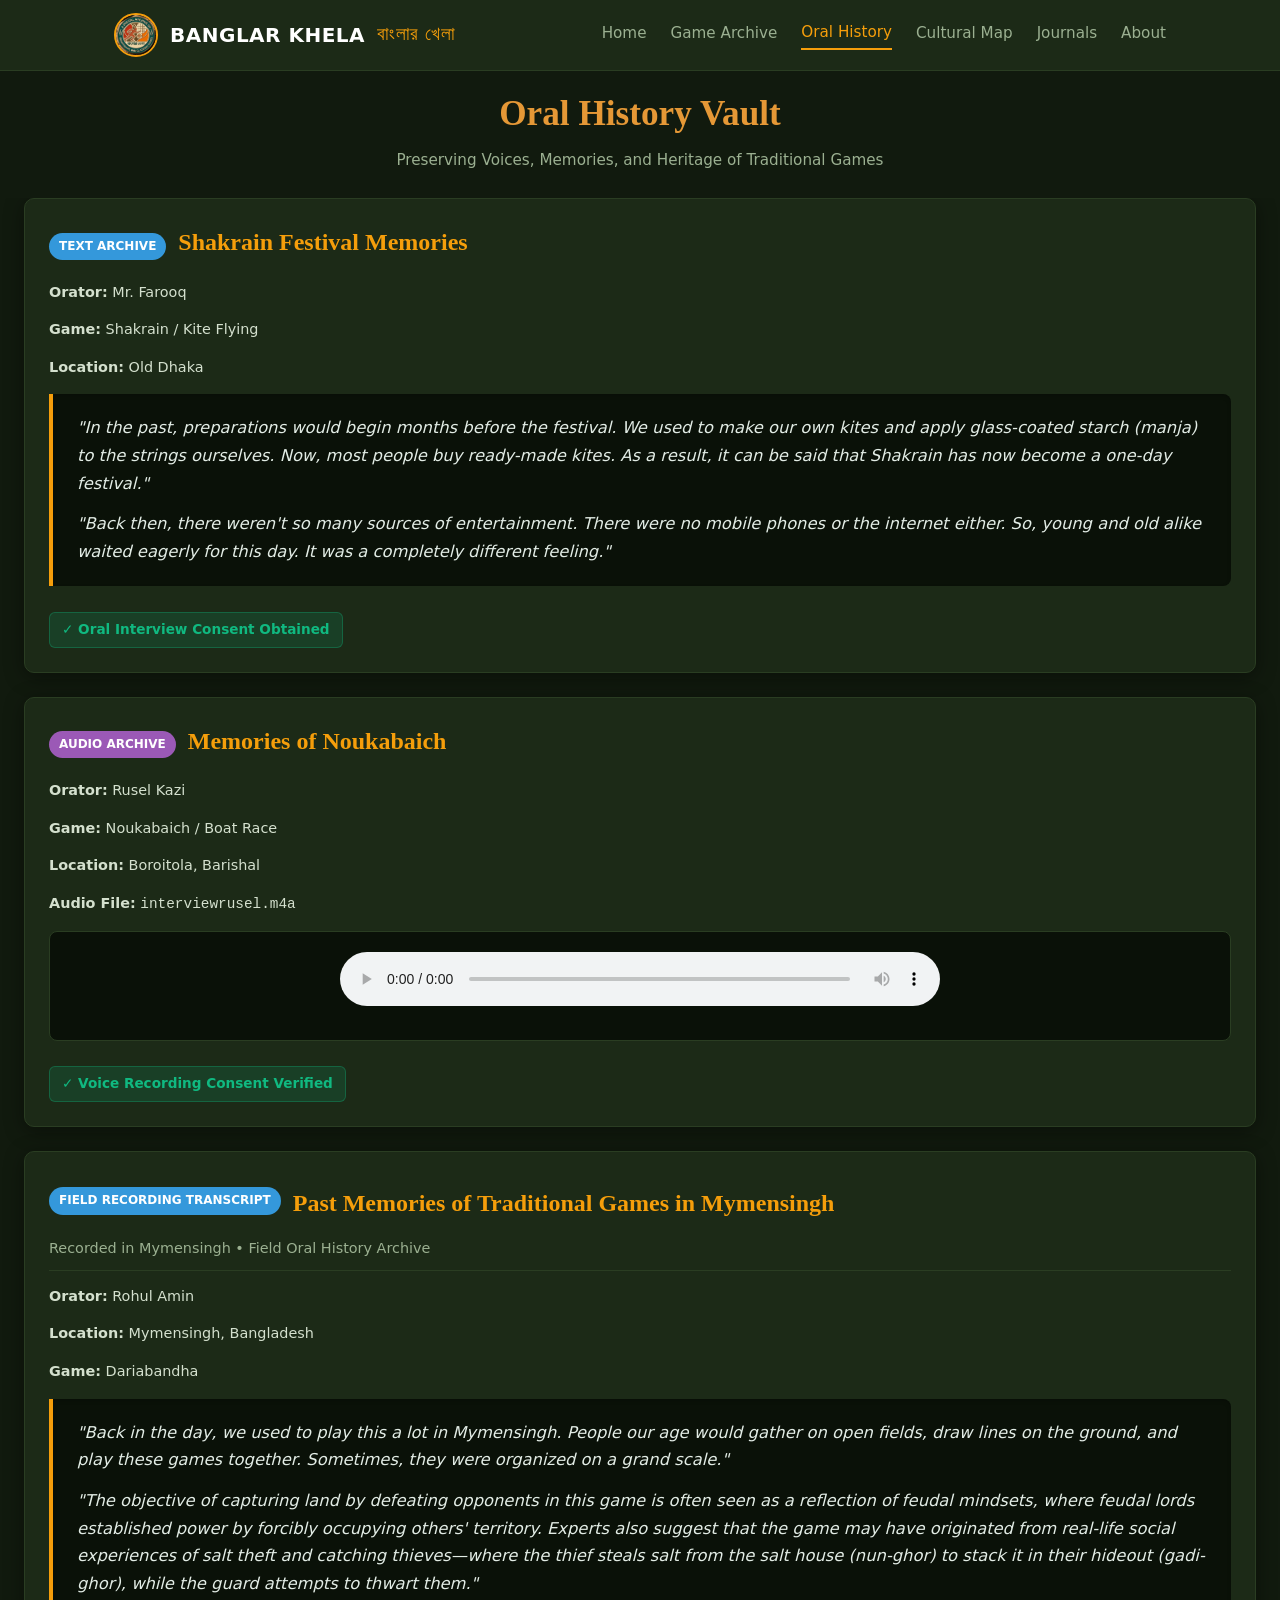
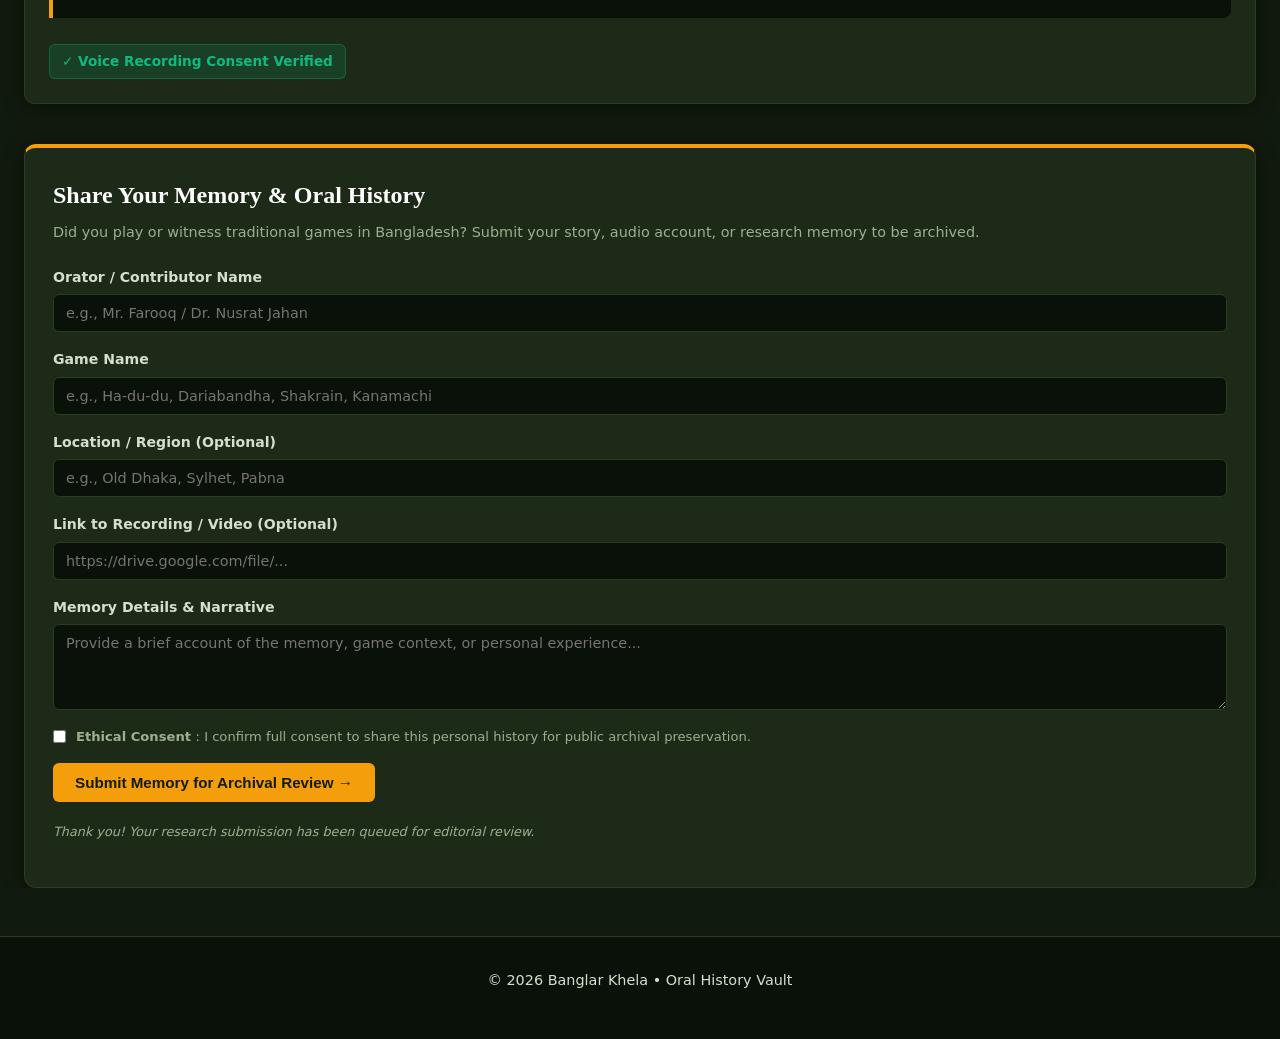
<file: oral-history.html>
<!DOCTYPE html>
<html lang="en">
<head>
  <meta charset="UTF-8">
  <meta name="viewport" content="width=device-width, initial-scale=1.0">
  <title>BANGLAR KHELA | Oral History Vault</title>
  <link rel="stylesheet" href="style.css">
</head>
<body>

<!-- ==========================================================================
      1. HEADER & NAVIGATION
      ========================================================================== -->

      <header class="site-header">
    <div class="nav-container">
      <a href="index.html" class="brand-logo">
        <img src="logo.png" alt="Banglar Khela Logo" class="site-logo">
        <div class="brand-title">
          BANGLAR KHELA <span class="bengali">বাংলার খেলা</span>
        </div>
      </a>

      <nav class="nav-menu">
        <a href="index.html">Home</a>
        <a href="archive.html">Game Archive</a>
        <a href="oral-history.html" class="active">Oral History</a>
        <a href="cultural-map.html">Cultural Map</a>
        <a href="journals.html">Journals</a>
        <a href="about.html">About</a>
      </nav>
    </div>
  </header>


    <div class="header-title">
      <h1>Oral History Vault</h1>
      <p class="subtitle">Preserving Voices, Memories, and Heritage of Traditional Games</p>
    </div>
  </header>

  <main class="container">

    <!-- SECTION 1: Text Interview (Mr. Farooq) -->
    <article class="card">
      <div class="card-header">
        <span class="badge badge-text">TEXT ARCHIVE</span>
        <h2 class="card-title">Shakrain Festival Memories</h2>
      </div>
      <div class="orator-info">
        <p><strong>Orator:</strong> Mr. Farooq</p>
        <p><strong>Game:</strong> Shakrain / Kite Flying </p>
        <p><strong>Location:</strong> Old Dhaka</p>
      </div>
      <blockquote class="transcript-excerpt">
        <p>"In the past, preparations would begin months before the festival. We used to make our own kites and apply glass-coated starch (manja) to the strings ourselves. Now, most people buy ready-made kites. As a result, it can be said that Shakrain has now become a one-day festival."</p>
        <p>"Back then, there weren't so many sources of entertainment. There were no mobile phones or the internet either. So, young and old alike waited eagerly for this day. It was a completely different feeling."</p>
      </blockquote>
      <div class="ethical-note">
        <span>✓ Oral Interview Consent Obtained</span>
      </div>
    </article>

    <!-- SECTION 2: Audio Interview (Rusel Kazi) -->
    <article class="card">
      <div class="card-header">
        <span class="badge badge-audio">AUDIO ARCHIVE</span>
        <h2 class="card-title">Memories of Noukabaich</h2>
      </div>
      <div class="orator-info">
        <p><strong>Orator:</strong> Rusel Kazi</p>
        <p><strong>Game:</strong> Noukabaich / Boat Race</p>
        <p><strong>Location:</strong> Boroitola, Barishal</p>
        <p><strong>Audio File:</strong> <code>interviewrusel.m4a</code></p>
      </div>
      <div class="audio-wrapper">
        <audio controls class="custom-audio">
          <source src="interviewruselkazi.m4a" type="audio/mp4">
          <source src="interviewruselkazi.m4a" type="audio/x-m4a">
          Your browser does not support the audio element.
        </audio>
      </div>
      <div class="ethical-note">
        <span>✓ Voice Recording Consent Verified</span>
      </div>
    </article>

    <!-- ==========================================================================
       SECTION 3: ORAL HISTORY ENTRY: ROHUL AMIN (MYMENSINGH)
       ========================================================================== -->
    <article class="card">
      <div class="card-header">
        <span class="badge badge-text">FIELD RECORDING TRANSCRIPT</span>
        <h2 class="card-title" style="font-size: 1.5rem; margin-top: 0.5rem; margin-bottom: 0.25rem;">
          Past Memories of Traditional Games in Mymensingh
        </h2>
      </div>

      <p class="interview-meta">Recorded in Mymensingh • Field Oral History Archive</p>

      <div class="orator-info" style="margin-bottom: 1rem;">
        <p><strong>Orator:</strong> Rohul Amin</p>
        <p><strong>Location:</strong> Mymensingh, Bangladesh</p>
        <p><strong>Game:</strong> Dariabandha</p>
      </div>

      <!-- Styled Transcript Block (Matching Mr. Farooq's Design) -->
      <blockquote class="transcript-excerpt">
        <p>"Back in the day, we used to play this a lot in Mymensingh. People our age would gather on open fields, draw lines on the ground, and play these games together. Sometimes, they were organized on a grand scale."</p>
        <p>"The objective of capturing land by defeating opponents in this game is often seen as a reflection of feudal mindsets, where feudal lords established power by forcibly occupying others' territory. Experts also suggest that the game may have originated from real-life social experiences of salt theft and catching thieves—where the thief steals salt from the salt house (<em>nun-ghor</em>) to stack it in their hideout (<em>gadi-ghor</em>), while the guard attempts to thwart them."</p>
      </blockquote>

      <!-- Verification Badge -->
      <div class="ethical-note">
        <span>✓ Voice Recording Consent Verified</span>
      </div>
    </article>

    <!-- SECTION 4: Submission Form (At the Bottom) -->
    <section class="submission-card">
      <h2>Share Your Memory & Oral History</h2>
      <p class="section-desc">Did you play or witness traditional games in Bangladesh? Submit your story, audio account, or research memory to be archived.</p>

      <form class="memory-form" onsubmit="event.preventDefault(); alert('Thank you! Your memory submission has been queued for archival review.');">
        
        <div class="form-group">
          <label for="oratorName">Orator / Contributor Name </label>
          <input type="text" id="oratorName" placeholder="e.g., Mr. Farooq / Dr. Nusrat Jahan" required>
        </div>

        <div class="form-group">
          <label for="gameName">Game Name </label>
          <input type="text" id="gameName" placeholder="e.g., Ha-du-du, Dariabandha, Shakrain, Kanamachi" required>
        </div>

        <div class="form-group">
          <label for="location">Location / Region (Optional)</label>
          <input type="text" id="location" placeholder="e.g., Old Dhaka, Sylhet, Pabna">
        </div>

        <div class="form-group">
          <label for="mediaUrl">Link to Recording / Video (Optional)</label>
          <input type="url" id="mediaUrl" placeholder="https://drive.google.com/file/...">
        </div>

        <div class="form-group">
          <label for="memoryDetails">Memory Details & Narrative </label>
          <textarea id="memoryDetails" rows="4" placeholder="Provide a brief account of the memory, game context, or personal experience..." required></textarea>
        </div>

        <div class="form-group checkbox-group">
          <input type="checkbox" id="ethicalConsent" required>
          <label for="ethicalConsent"><strong>Ethical Consent </strong>: I confirm full consent to share this personal history for public archival preservation.</label>
        </div>

        <button type="submit" class="submit-btn">Submit Memory for Archival Review &rarr;</button>

        <p class="thank-you-msg">Thank you! Your research submission has been queued for editorial review.</p>
      </form>
    </section>

  </main>

  <footer class="site-footer">
    <div class="container">
      <p>&copy; 2026 Banglar Khela • Oral History Vault</p>
    </div>
  </footer>

</body>
</html>
</file>
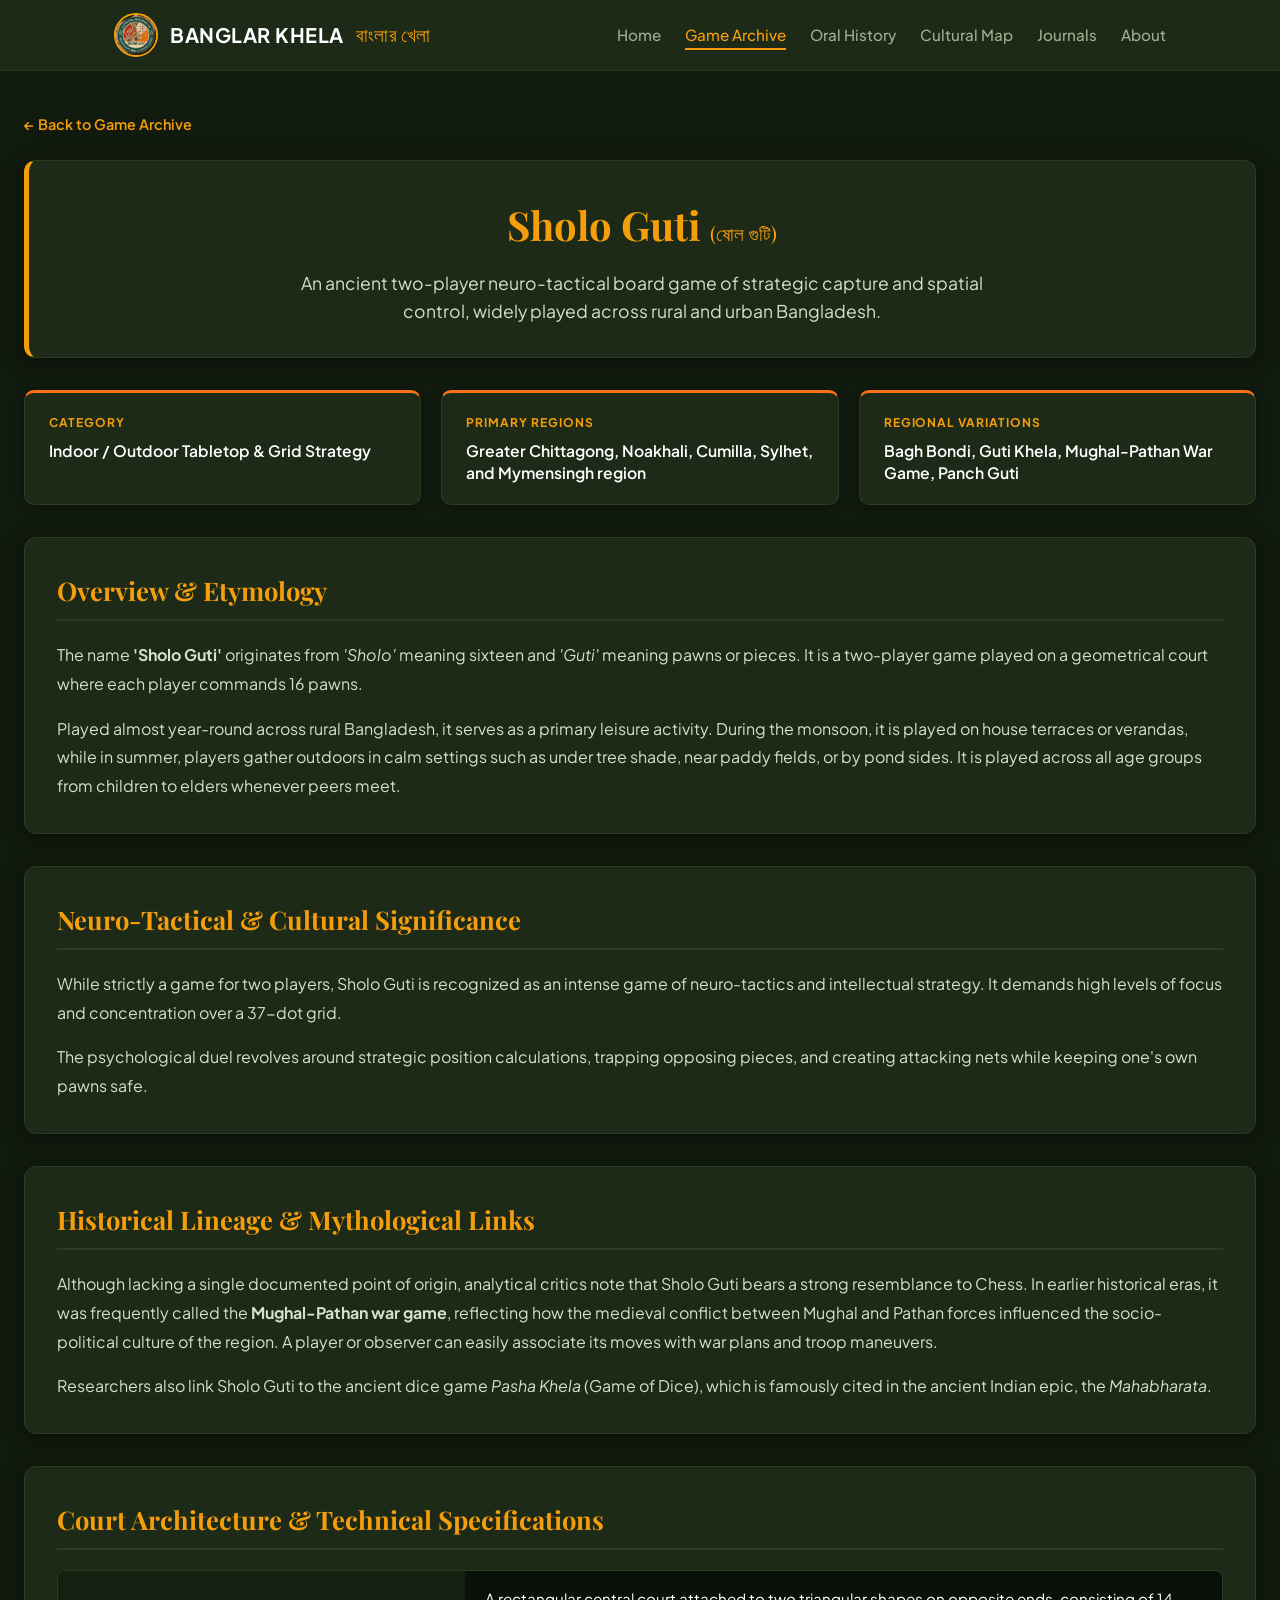
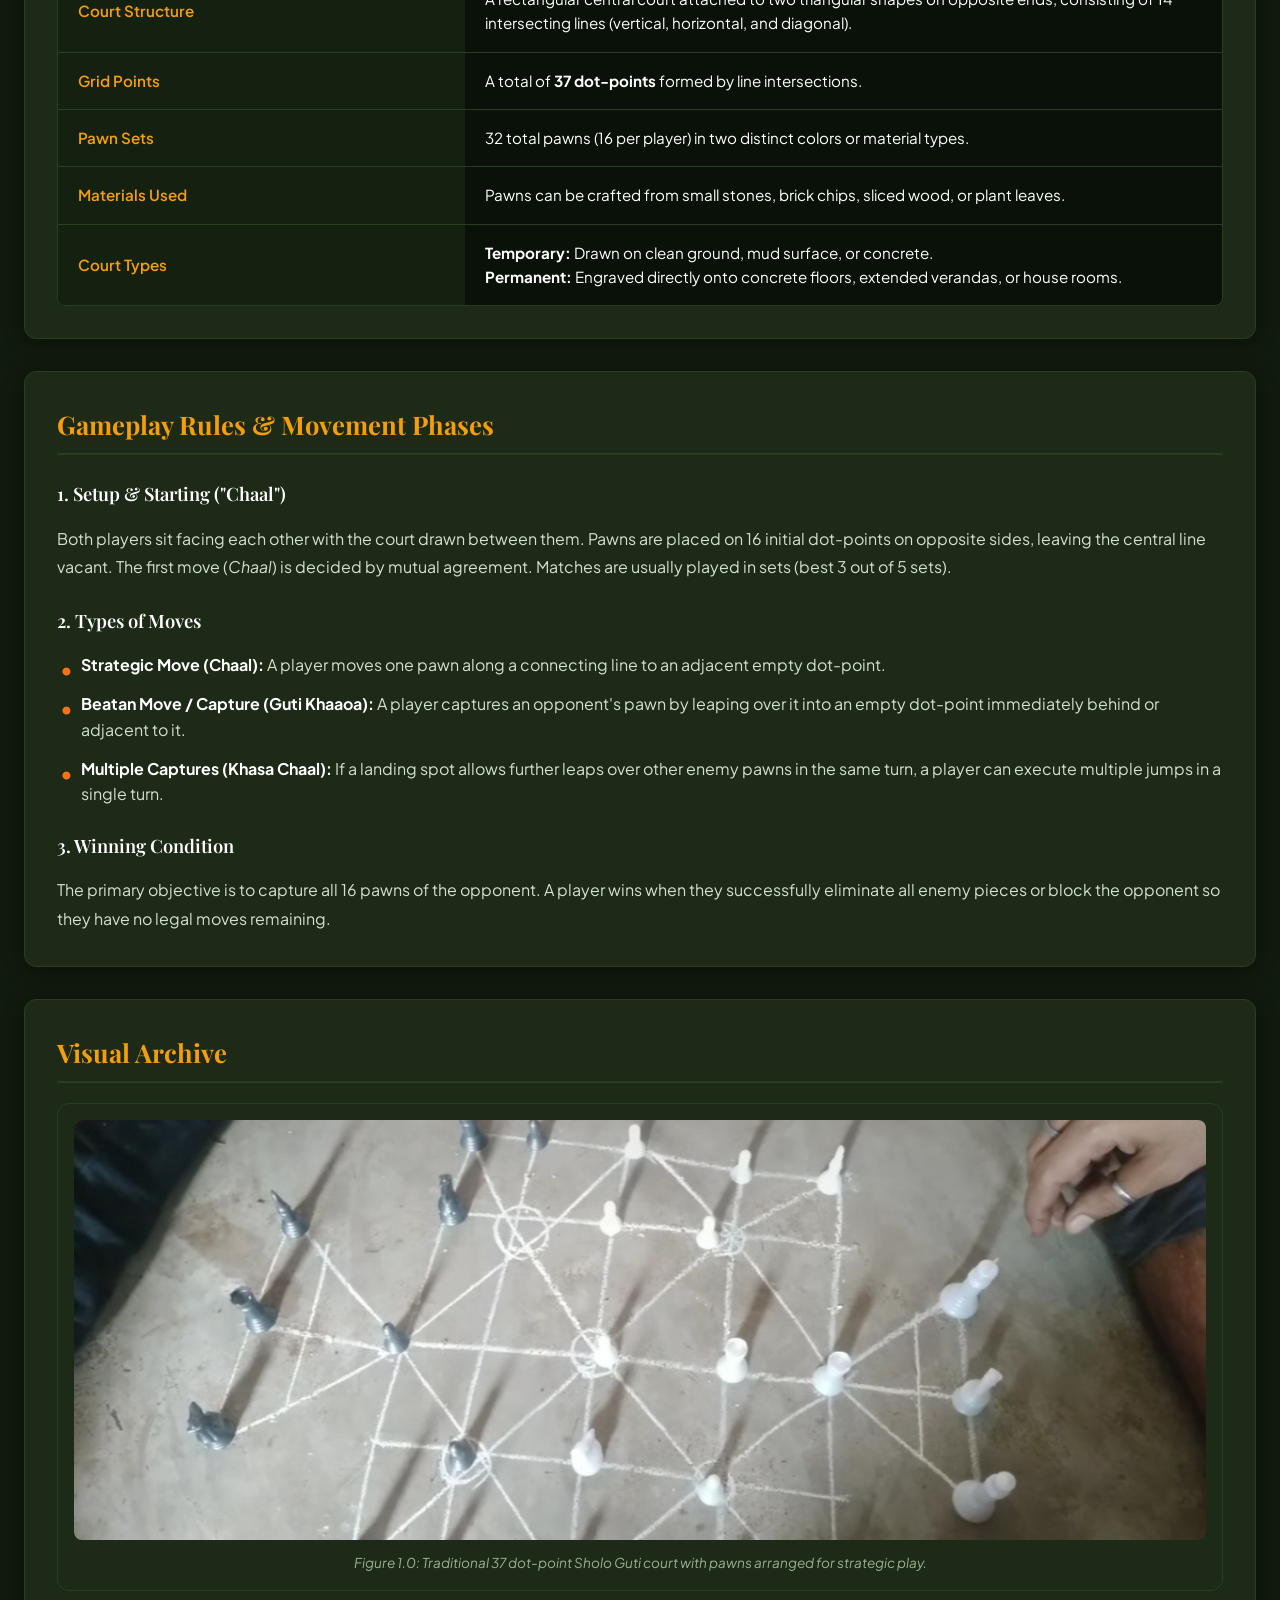
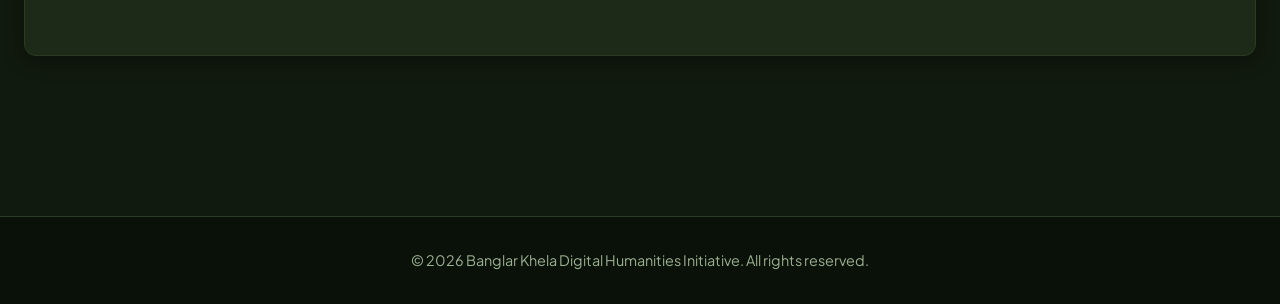
<file: shologuti.html>
<!DOCTYPE html>
<html lang="en">
<head>
  <meta charset="UTF-8">
  <meta name="viewport" content="width=device-width, initial-scale=1.0">
  <title>Sholo Guti (ষোল গুটি) | Banglar Khela</title>
  <link rel="stylesheet" href="style.css">
  <link rel="preconnect" href="https://fonts.googleapis.com">
  <link rel="preconnect" href="https://fonts.gstatic.com" crossorigin>
  <link href="https://fonts.googleapis.com/css2?family=Playfair+Display:ital,wght@0,600;0,700;1,600;1,700&family=Plus+Jakarta+Sans:wght@400;500;600;700&display=swap" rel="stylesheet">
</head>
<body>

  <!-- HEADER NAVBAR -->
  <header>
    <div class="container nav-container">
      <a href="index.html" class="brand-logo">
        <img src="logo.png" alt="Banglar Khela Logo" class="site-logo">
        <div class="brand-title">BANGLAR KHELA <span class="bengali">বাংলার খেলা</span></div>
      </a>
      <nav>
        <ul class="nav-links">
          <li><a href="index.html">Home</a></li>
          <li><a href="archive.html" class="active">Game Archive</a></li>
          <li><a href="oral-history.html">Oral History</a></li>
          <li><a href="cultural-map.html">Cultural Map</a></li>
          <li><a href="journals.html">Journals</a></li>
          <li><a href="about.html">About</a></li>
        </ul>
      </nav>
    </div>
  </header>

  <!-- MAIN DOSSIER CONTAINER -->
  <main class="dossier-container">
    
    <a href="archive.html" class="back-link">&larr; Back to Game Archive</a>

    <!-- Top Hero Header Box -->
    <header class="dossier-header-box">
      <h1 class="dossier-title">Sholo Guti <span class="bengali-title">(ষোল গুটি)</span></h1>
      <p class="dossier-tagline">
        An ancient two-player neuro-tactical board game of strategic capture and spatial control, widely played across rural and urban Bangladesh.
      </p>
    </header>

    <!-- Metadata Grid (3 Column Cards) -->
    <div class="meta-grid">
      <div class="meta-card">
        <span class="meta-label">Category</span>
        <span class="meta-value">Indoor / Outdoor Tabletop & Grid Strategy</span>
      </div>
      <div class="meta-card">
        <span class="meta-label">Primary Regions</span>
        <span class="meta-value">Greater Chittagong, Noakhali, Cumilla, Sylhet, and Mymensingh region</span>
      </div>
      <div class="meta-card">
        <span class="meta-label">Regional Variations</span>
        <span class="meta-value">Bagh Bondi, Guti Khela, Mughal-Pathan War Game, Panch Guti</span>
      </div>
    </div>

    <!-- Overview Box -->
    <section class="dossier-box">
      <h2 class="box-title">Overview & Etymology</h2>
      <p class="dossier-text">
        The name <strong>'Sholo Guti'</strong> originates from <em>'Sholo'</em> meaning sixteen and <em>'Guti'</em> meaning pawns or pieces. It is a two-player game played on a geometrical court where each player commands 16 pawns. 
      </p>
      <p class="dossier-text">
        Played almost year-round across rural Bangladesh, it serves as a primary leisure activity. During the monsoon, it is played on house terraces or verandas, while in summer, players gather outdoors in calm settings such as under tree shade, near paddy fields, or by pond sides. It is played across all age groups from children to elders whenever peers meet.
      </p>
    </section>

    <!-- Significance & Psychological Dualism Box -->
    <section class="dossier-box">
      <h2 class="box-title">Neuro-Tactical & Cultural Significance</h2>
      <p class="dossier-text">
        While strictly a game for two players, Sholo Guti is recognized as an intense game of neuro-tactics and intellectual strategy. It demands high levels of focus and concentration over a 37-dot grid. 
      </p>
      <p class="dossier-text">
        The psychological duel revolves around strategic position calculations, trapping opposing pieces, and creating attacking nets while keeping one's own pawns safe.
      </p>
    </section>

    <!-- Historical Background Box -->
    <section class="dossier-box">
      <h2 class="box-title">Historical Lineage & Mythological Links</h2>
      <p class="dossier-text">
        Although lacking a single documented point of origin, analytical critics note that Sholo Guti bears a strong resemblance to Chess. In earlier historical eras, it was frequently called the <strong>Mughal-Pathan war game</strong>, reflecting how the medieval conflict between Mughal and Pathan forces influenced the socio-political culture of the region. A player or observer can easily associate its moves with war plans and troop maneuvers.
      </p>
      <p class="dossier-text">
        Researchers also link Sholo Guti to the ancient dice game <em>Pasha Khela</em> (Game of Dice), which is famously cited in the ancient Indian epic, the <em>Mahabharata</em>.
      </p>
    </section>

    <!-- Technical Specifications Table Box -->
    <section class="dossier-box">
      <h2 class="box-title">Court Architecture & Technical Specifications</h2>
      <table class="dossier-table">
        <tbody>
          <tr>
            <th>Court Structure</th>
            <td>A rectangular central court attached to two triangular shapes on opposite ends, consisting of 14 intersecting lines (vertical, horizontal, and diagonal).</td>
          </tr>
          <tr>
            <th>Grid Points</th>
            <td>A total of <strong>37 dot-points</strong> formed by line intersections.</td>
          </tr>
          <tr>
            <th>Pawn Sets</th>
            <td>32 total pawns (16 per player) in two distinct colors or material types.</td>
          </tr>
          <tr>
            <th>Materials Used</th>
            <td>Pawns can be crafted from small stones, brick chips, sliced wood, or plant leaves.</td>
          </tr>
          <tr>
            <th>Court Types</th>
            <td><strong>Temporary:</strong> Drawn on clean ground, mud surface, or concrete.<br><strong>Permanent:</strong> Engraved directly onto concrete floors, extended verandas, or house rooms.</td>
          </tr>
        </tbody>
      </table>
    </section>

    <!-- Steps & Gameplay Rules Box -->
    <section class="dossier-box">
      <h2 class="box-title">Gameplay Rules & Movement Phases</h2>
      
      <h3 class="subsection-title">1. Setup & Starting ("Chaal")</h3>
      <p class="dossier-text">
        Both players sit facing each other with the court drawn between them. Pawns are placed on 16 initial dot-points on opposite sides, leaving the central line vacant. The first move (<em>Chaal</em>) is decided by mutual agreement. Matches are usually played in sets (best 3 out of 5 sets).
      </p>

      <h3 class="subsection-title">2. Types of Moves</h3>
      <ul class="dossier-list">
        <li>
          <strong>Strategic Move (Chaal):</strong> A player moves one pawn along a connecting line to an adjacent empty dot-point.
        </li>
        <li>
          <strong>Beatan Move / Capture (Guti Khaaoa):</strong> A player captures an opponent's pawn by leaping over it into an empty dot-point immediately behind or adjacent to it.
        </li>
        <li>
          <strong>Multiple Captures (Khasa Chaal):</strong> If a landing spot allows further leaps over other enemy pawns in the same turn, a player can execute multiple jumps in a single turn.
        </li>
      </ul>

      <h3 class="subsection-title">3. Winning Condition</h3>
      <p class="dossier-text">
        The primary objective is to capture all 16 pawns of the opponent. A player wins when they successfully eliminate all enemy pieces or block the opponent so they have no legal moves remaining.
      </p>
    </section>

    <!-- Visual Archive Showcase Box -->
    <section class="dossier-box">
      <h2 class="box-title">Visual Archive</h2>
      
      <div class="media-gallery-grid">
        <!-- Photo: shologuti.jpg -->
        <figure class="media-card-wrapper">
          <img src="shologuti.jpg" alt="Traditional Sholo Guti game board and players in action" class="dossier-img">
          <figcaption class="media-caption">
            Figure 1.0: Traditional 37 dot-point Sholo Guti court with pawns arranged for strategic play.
          </figcaption>
        </figure>
      </div>
    </section>

  </main>

  <!-- FOOTER -->
  <footer>
    <div class="container">
      &copy; 2026 Banglar Khela Digital Humanities Initiative. All rights reserved.
    </div>
  </footer>

</body>
</html>
</file>
<file: style.css>
/* ==========================================================================
   1. RESET & CSS VARIABLES (RICH DARK OLIVE THEME)
   ========================================================================== */

:root {
  /* Rich Dark Olive Color Palette */
  --bg-body: #111a0e;         /* Deepest Dark Olive Base */
  --bg-card: #1c2a17;         /* Elevated Dark Olive Cards & Header */
  --bg-darker: #0a1108;       /* Darkest Olive for Tables, Inputs & Footer */
  --border-color: #2a3d22;    /* Subtle Olive Border */
  --border-hover: #f59e0b;    /* Warm Gold Border Hover */
  
  /* Legacy/Compatibility Color Mappings */
  --bg-dark: var(--bg-body);
  --header-bg: var(--bg-card);
  --card-bg: var(--bg-card);
  --card-border: var(--border-color);

  /* Text Colors */
  --text-main: #d4e0ce;       /* Light olive sage text */
  --text-white: #ffffff;      /* High contrast white headings */
  --text-muted: #9bb091;      /* Muted sage-gray text */
  
  /* Accent Colors */
  --accent-gold: #f59e0b;     /* Warm Gold Accent */
  --gold-accent: #f59e0b;     /* Gold Accent Mapping */
  --gold-title: #e59836;      /* Title Gold Accent */
  --accent-orange: #f97316;   /* Vibrant Warm Orange */
  --accent-orange-hover: #ea580c;
  --accent-emerald: #10b981;  /* Fresh Emerald Accent */
  
  /* Badge Accent Colors */
  --green-badge: #2ecc71;
  --blue-badge: #3498db;
  --purple-badge: #9b59b6;
  --red-badge: #e74c3c;

  /* Spacing & Radii */
  --border-radius-sm: 6px;
  --border-radius-md: 10px;
  --border-radius-lg: 12px;
  --box-shadow: 0 4px 20px rgba(0, 0, 0, 0.4);
}

* {
  box-sizing: border-box;
  margin: 0;
  padding: 0;
}

body {
  background-color: var(--bg-body);
  color: var(--text-main);
  font-family: 'Plus Jakarta Sans', system-ui, -apple-system, sans-serif;
  line-height: 1.6;
}

.container {
  max-width: 1100px;
  margin: 0 auto;
  padding: 0 1.5rem;
}

.hero-container,
.content-wrapper {
  text-align: center;
}

/* ==========================================================================
   2. HEADER & NAVIGATION LAYOUT
   ========================================================================== */

header, .site-header {
  background-color: var(--bg-card);
  backdrop-filter: blur(10px);
  border-bottom: 1px solid var(--border-color);
  position: sticky;
  top: 0;
  z-index: 1000;
  padding: 0.8rem 0;
}

.nav-container {
  display: flex;
  justify-content: space-between;
  align-items: center;
  max-width: 1100px;
  margin: 0 auto;
  padding: 0 1.5rem;
}

/* Brand Section: Circular Logo + English & Bengali Title */
.brand-logo {
  display: flex;
  align-items: center;
  gap: 12px;
  text-decoration: none;
  font-size: 1.25rem;
  font-weight: 700;
  color: var(--text-white);
}

.brand-logo span {
  color: var(--accent-gold);
  margin-left: 4px;
}

/* Perfect Circle Logo Rule */
.site-logo,
.brand-logo img,
header img {
  width: 44px !important;
  height: 44px !important;
  border-radius: 50% !important;
  object-fit: cover !important;
  object-position: center;
  border: 2px solid var(--accent-gold) !important;
  flex-shrink: 0;
}

/* Title Styling */
.brand-title {
  color: var(--text-white);
  font-size: 1.25rem;
  font-weight: 700;
  letter-spacing: 0.5px;
  display: flex;
  align-items: center;
  gap: 8px;
}

.brand-title .bengali,
.bengali-title {
  color: var(--accent-gold);
  font-weight: 500;
  font-size: 1.2rem;
}

/* Navigation Links */
.nav-links, .nav-menu {
  display: flex;
  list-style: none;
  gap: 1.5rem;
  align-items: center;
  margin: 0;
  padding: 0;
}

.nav-links a, .nav-menu a {
  color: var(--text-muted);
  text-decoration: none;
  font-size: 0.95rem;
  font-weight: 500;
  transition: color 0.2s ease;
  padding-bottom: 4px;
}

.nav-links a:hover,
.nav-links a.active,
.nav-menu a:hover,
.nav-menu a.active {
  color: var(--accent-gold);
  border-bottom: 2px solid var(--accent-gold);
}

.header-title {
  text-align: center;
  margin-top: 15px;
  padding-bottom: 10px;
}

.header-title h1 {
  color: var(--gold-title);
  font-size: 2.2rem;
  margin-bottom: 6px;
}

.header-title p, .subtitle {
  color: var(--text-muted);
  font-size: 0.95rem;
}

/* ==========================================================================
   3. HEADINGS & GENERAL TYPOGRAPHY
   ========================================================================== */

h1, h2, h3 {
  color: var(--text-white);
  font-family: 'Playfair Display', Georgia, serif;
}

h1, .page-title {
  color: var(--accent-gold);
  font-size: 2.2rem;
  margin-bottom: 1rem;
  text-align: center;
}

p {
  margin-bottom: 1rem;
  color: var(--text-main);
}

/* ==========================================================================
   4. GAME ARCHIVE TABLE & FILTERS
   ========================================================================== */

.archive-container, section {
  padding: 2.5rem 0;
}

.archive-table, table {
  width: 100%;
  border-collapse: separate;
  border-spacing: 0;
  background-color: var(--bg-darker);
  border: 1px solid var(--border-color);
  border-radius: 8px;
  overflow: hidden;
  margin-top: 1.5rem;
  text-align: left;
}

.archive-table th, table th {
  color: var(--accent-gold);
  background-color: var(--bg-card);
  padding: 12px 16px;
  border-bottom: 1px solid var(--border-color);
  font-size: 0.95rem;
  font-weight: 600;
}

.archive-table td, table td {
  padding: 14px 16px;
  border-bottom: 1px solid var(--border-color);
  color: var(--text-white);
  font-size: 0.95rem;
}

.archive-table tr:hover {
  background-color: rgba(42, 61, 34, 0.5);
}

/* Category Filter Buttons */
.filter-tabs, .filter-buttons {
  display: flex;
  gap: 10px;
  margin-bottom: 1.5rem;
  flex-wrap: wrap;
}

.filter-btn, .tab-btn {
  background: var(--bg-card);
  border: 1px solid var(--border-color);
  color: var(--text-main);
  padding: 8px 16px;
  border-radius: 6px;
  cursor: pointer;
  font-size: 0.9rem;
  transition: all 0.2s ease;
}

.filter-btn.active, .filter-btn:hover,
.tab-btn.active, .tab-btn:hover {
  background: var(--accent-gold);
  color: var(--bg-body);
  border-color: var(--accent-gold);
  font-weight: 600;
}

/* ==========================================================================
   5. GENERAL CARDS & HERO SECTION
   ========================================================================== */

.card-grid {
  display: grid;
  grid-template-columns: repeat(auto-fit, minmax(300px, 1fr));
  gap: 1.5rem;
  margin-top: 2rem;
}

.card {
  background-color: var(--bg-card);
  border: 1px solid var(--border-color);
  border-radius: var(--border-radius-md);
  padding: 1.5rem;
  margin-bottom: 1.5rem;
  transition: transform 0.2s ease, border-color 0.2s ease;
  box-shadow: var(--box-shadow);
}

.card:hover {
  transform: translateY(-4px);
  border-color: var(--accent-gold);
}

.card h3, .card-title {
  color: var(--gold-title);
  font-size: 1.35rem;
  margin-bottom: 0.5rem;
}

a.view-link, .card a {
  color: var(--accent-gold);
  text-decoration: none;
  font-weight: 500;
}

a.view-link:hover {
  text-decoration: underline;
}

.btn-primary {
  display: inline-block;
  background-color: var(--accent-orange);
  color: var(--bg-body);
  padding: 0.75rem 2rem;
  border-radius: 6px;
  font-weight: 700;
  font-size: 1.05rem;
  text-decoration: none;
  transition: all 0.3s ease;
}

.btn-primary:hover {
  background-color: var(--accent-orange-hover);
  transform: translateY(-2px);
}

.main-featured-image {
  width: 100%;
  max-width: 1000px;
  height: 400px;
  object-fit: cover;
  border-radius: 10px;
  display: block;
  margin: 0 auto;
}

.hero-title {
  font-family: 'Playfair Display', Georgia, serif;
  font-size: 2.5rem;
  font-weight: 700;
  color: var(--text-white);
  margin-bottom: 1.25rem;
  line-height: 1.25;
}

.hero-title-italic {
  font-style: italic;
  color: var(--accent-gold);
  font-weight: 600;
}

/* ==========================================================================
   6. DOSSIER PAGE STYLES (game-detail.html)
   ========================================================================== */

.dossier-container {
  max-width: 900px;
  margin: 0 auto;
  padding: 2.5rem 1.5rem 5rem;
}

.back-link {
  display: inline-block;
  color: var(--accent-gold);
  text-decoration: none;
  font-weight: 600;
  font-size: 0.9rem;
  margin-bottom: 1.5rem;
  transition: color 0.2s ease;
}

.back-link:hover {
  color: var(--accent-orange);
}

.dossier-header-box {
  background-color: var(--bg-card);
  border: 1px solid var(--border-color);
  border-left: 5px solid var(--accent-gold);
  border-radius: var(--border-radius-lg);
  padding: 2rem;
  margin-bottom: 2rem;
  text-align: center;
  box-shadow: var(--box-shadow);
}

.dossier-title {
  font-family: 'Playfair Display', Georgia, serif;
  font-size: 2.5rem;
  color: var(--accent-gold);
  margin-bottom: 0.75rem;
}

.dossier-tagline {
  font-size: 1.1rem;
  color: var(--text-main);
  max-width: 750px;
  margin: 0 auto;
  line-height: 1.6;
}

.meta-grid {
  display: grid;
  grid-template-columns: repeat(auto-fit, minmax(260px, 1fr));
  gap: 1.25rem;
  margin-bottom: 2rem;
}

.meta-card {
  background-color: var(--bg-card);
  border: 1px solid var(--border-color);
  border-top: 3px solid var(--accent-orange);
  padding: 1.25rem 1.5rem;
  border-radius: 10px;
  display: flex;
  flex-direction: column;
  gap: 0.5rem;
  box-shadow: 0 2px 10px rgba(0, 0, 0, 0.3);
}

.meta-label {
  font-size: 0.75rem;
  text-transform: uppercase;
  letter-spacing: 0.08em;
  color: var(--accent-gold);
  font-weight: 700;
}

.meta-value {
  font-size: 0.98rem;
  color: var(--text-white);
  font-weight: 600;
  line-height: 1.4;
}

.dossier-box {
  background-color: var(--bg-card);
  border: 1px solid var(--border-color);
  border-radius: var(--border-radius-lg);
  padding: 2rem;
  margin-bottom: 2rem;
  box-shadow: var(--box-shadow);
}

.box-title {
  font-family: 'Playfair Display', Georgia, serif;
  font-size: 1.6rem;
  color: var(--accent-gold);
  margin-bottom: 1.25rem;
  padding-bottom: 0.5rem;
  border-bottom: 2px solid var(--border-color);
}

.subsection-title {
  font-size: 1.15rem;
  color: var(--text-white);
  margin: 1.5rem 0 1rem 0;
  font-weight: 600;
}

.dossier-text {
  color: var(--text-main);
  line-height: 1.8;
  font-size: 1rem;
  margin-bottom: 1rem;
}

.dossier-text:last-child {
  margin-bottom: 0;
}

.dossier-table {
  width: 100%;
  border-collapse: separate;
  border-spacing: 0;
  background-color: var(--bg-darker);
  border: 1px solid var(--border-color);
  border-radius: 8px;
  overflow: hidden;
  margin-top: 1rem;
}

.dossier-table th,
.dossier-table td {
  padding: 1rem 1.25rem;
  border-bottom: 1px solid var(--border-color);
  font-size: 0.95rem;
  text-align: left;
}

.dossier-table tr:last-child th,
.dossier-table tr:last-child td {
  border-bottom: none;
}

.dossier-table th {
  width: 35%;
  background-color: #142010;
  color: var(--accent-gold);
  font-weight: 600;
}

.dossier-table td {
  color: var(--text-white);
}

.dossier-list {
  list-style: none;
  padding-left: 0;
  margin-top: 1rem;
}

.dossier-list li {
  position: relative;
  padding-left: 1.5rem;
  margin-bottom: 0.85rem;
  color: var(--text-main);
  line-height: 1.6;
}

.dossier-list li::before {
  content: "•";
  color: var(--accent-orange);
  font-size: 1.5rem;
  position: absolute;
  left: 0.2rem;
  top: -0.2rem;
}

.dossier-list li strong {
  color: var(--text-white);
}

/* ==========================================================================
   7. GALLERY & MEDIA GRID
   ========================================================================== */

.media-gallery-grid {
  display: grid;
  grid-template-columns: repeat(auto-fit, minmax(300px, 1fr));
  gap: 1.5rem;
  margin-top: 1rem;
}

.media-card-wrapper {
  background-color: var(--bg-card);
  border: 1px solid var(--border-color);
  padding: 1rem;
  border-radius: var(--border-radius-lg);
  margin-bottom: 2rem;
}

.dossier-img {
  width: 100%;
  max-height: 420px;
  object-fit: cover;
  border-radius: 8px;
  display: block;
}

.media-caption {
  font-size: 0.85rem;
  color: var(--text-muted);
  text-align: center;
  margin-top: 0.75rem;
  font-style: italic;
}

/* ==========================================================================
   8. ORAL HISTORY VAULT STYLES (Shakrain, Audio, Video & Badges)
   ========================================================================== */

.interview-card {
  position: relative;
}

.card-header {
  display: flex;
  align-items: center;
  gap: 12px;
  margin-bottom: 12px;
  flex-wrap: wrap;
}

.card-header h2 {
  font-size: 1.5rem;
  color: var(--accent-gold);
}

.orator-info, .interview-meta {
  font-size: 0.9rem;
  color: var(--text-muted);
  margin-bottom: 15px;
  line-height: 1.5;
}

.interview-meta {
  padding-bottom: 10px;
  border-bottom: 1px solid var(--border-color);
}

/* Badges */
.badge {
  padding: 4px 10px;
  border-radius: 20px;
  font-size: 0.75rem;
  font-weight: 700;
  text-transform: uppercase;
  color: #ffffff;
}

.badge-text { background-color: var(--blue-badge); }
.badge-audio { background-color: var(--purple-badge); }
.badge-video { background-color: var(--red-badge); }

.consent-badge, .ethical-note {
  display: inline-block;
  background-color: rgba(16, 185, 129, 0.15);
  color: var(--accent-emerald);
  font-size: 0.85rem;
  padding: 6px 12px;
  border-radius: 6px;
  border: 1px solid rgba(16, 185, 129, 0.3);
  font-weight: 600;
  margin-top: 10px;
}

/* Quote Box */
.transcript-excerpt {
  background-color: var(--bg-darker);
  border-left: 4px solid var(--accent-gold);
  padding: 1.25rem 1.5rem;
  margin: 1rem 0;
  font-style: italic;
  border-radius: 0 8px 8px 0;
  box-shadow: inset 0 2px 4px rgba(0,0,0,0.2);
}

.transcript-excerpt p {
  color: #e2ece5;
  margin-bottom: 0.8rem;
  font-size: 1.02rem;
  line-height: 1.7;
}

.transcript-excerpt p:last-child {
  margin-bottom: 0;
}

/* Media Wrappers */
.audio-wrapper, .audio-player-wrapper {
  background: var(--bg-darker);
  border: 1px solid var(--border-color);
  padding: 1.25rem;
  border-radius: 8px;
  text-align: center;
  margin: 15px 0;
}

.custom-audio {
  width: 100%;
  max-width: 600px;
  margin-bottom: 6px;
  outline: none;
}

.audio-caption {
  font-size: 0.9rem;
  color: var(--text-muted);
  margin-bottom: 0;
}

.video-wrapper {
  position: relative;
  padding-bottom: 56.25%;
  height: 0;
  overflow: hidden;
  border-radius: 8px;
  background-color: #000000;
  border: 1px solid var(--border-color);
  margin: 15px 0;
}

.video-wrapper iframe {
  position: absolute;
  top: 0;
  left: 0;
  width: 100%;
  height: 100%;
  border: 0;
}

.card-footer {
  margin-top: 15px;
}

/* ==========================================================================
   9. SUBMISSION FORM CARD
   ========================================================================== */

.submission-card, .submission-section {
  background-color: var(--bg-card);
  border: 1px solid var(--border-color);
  border-top: 4px solid var(--accent-gold);
  border-radius: var(--border-radius-lg);
  padding: 28px;
  margin-top: 40px;
  box-shadow: var(--box-shadow);
}

.submission-card h2, .submission-section h2 {
  color: var(--text-white);
  font-size: 1.5rem;
  margin-bottom: 6px;
}

.section-desc {
  font-size: 0.9rem;
  color: var(--text-muted);
  margin-bottom: 22px;
}

.memory-form {
  display: flex;
  flex-direction: column;
  gap: 16px;
}

.form-group {
  display: flex;
  flex-direction: column;
  gap: 6px;
}

.form-group label {
  font-size: 0.88rem;
  color: var(--text-main);
  font-weight: 600;
}

.form-group input[type="text"],
.form-group input[type="url"],
.form-group textarea {
  background-color: var(--bg-darker);
  border: 1px solid var(--border-color);
  color: var(--text-white);
  padding: 10px 12px;
  border-radius: 6px;
  font-size: 0.9rem;
  font-family: inherit;
  transition: border-color 0.2s ease;
}

.form-group input:focus,
.form-group textarea:focus {
  outline: none;
  border-color: var(--accent-gold);
}

.checkbox-group {
  flex-direction: row;
  align-items: flex-start;
  gap: 10px;
}

.checkbox-group input {
  margin-top: 4px;
}

.checkbox-group label {
  font-size: 0.82rem;
  color: var(--text-muted);
  font-weight: normal;
}

.submit-btn {
  background-color: var(--accent-gold);
  color: var(--bg-body);
  border: none;
  padding: 11px 22px;
  border-radius: 6px;
  font-size: 0.95rem;
  font-weight: 700;
  cursor: pointer;
  align-self: flex-start;
  transition: opacity 0.2s ease, transform 0.2s ease;
}

.submit-btn:hover {
  opacity: 0.9;
  transform: translateY(-1px);
}

.thank-you-msg {
  font-size: 0.8rem;
  color: var(--text-muted);
  font-style: italic;
  margin-top: 4px;
}

/* ==========================================================================
   MOBILE RESPONSIVE STYLES
   ========================================================================== */
@media screen and (max-width: 768px) {

  /* Adjust Container Padding */
  body, .container {
    padding-left: 1rem !important;
    padding-right: 1rem !important;
    overflow-x: hidden;
  }

  /* Make Navigation Bar Scroll horizontally or stack */
  .nav-container {
    flex-direction: column;
    align-items: center;
    gap: 1rem;
  }

  .nav-menu, .nav-links {
    display: flex;
    flex-wrap: wrap;
    justify-content: center;
    gap: 0.5rem;
    padding: 0;
  }

  .nav-menu a, .nav-links a {
    font-size: 0.85rem;
    padding: 0.3rem 0.6rem;
  }

  /* Scale Down Typography for Phone Screens */
  h1, .page-title {
    font-size: 1.8rem !important;
    line-height: 1.2 !important;
  }

  h2 {
    font-size: 1.4rem !important;
  }

  p, .subtitle, .dossier-text {
    font-size: 0.95rem !important;
  }

  /* Filter Buttons Wrap nicely on small displays */
  .filter-tabs {
    flex-wrap: wrap;
    gap: 0.4rem;
  }

  .filter-btn {
    font-size: 0.8rem;
    padding: 0.4rem 0.8rem;
  }

  /* Game Archive Table Mobile Fixes */
  .archive-table-container, .table-wrapper, div:has(> table) {
    width: 100% !important;
    overflow-x: auto !important;
    -webkit-overflow-scrolling: touch;
    margin-bottom: 1rem;
  }

  table {
    display: table !important;
    width: 100% !important;
    font-size: 0.8rem !important;
    border-collapse: collapse;
  }

  th, td {
    padding: 8px 6px !important;
    white-space: normal !important;
    word-break: break-word !important;
  }

  .search-container input, .search-bar {
    width: 100% !important;
    box-sizing: border-box;
  }

  .card, .submission-card {
    padding: 1rem !important;
  }
}

/* Force Horizontal Scroll for Game Archive Table */
.archive-container, 
main, 
.table-container, 
div:has(> table) {
  width: 100% !important;
  max-width: 100vw !important;
  overflow-x: auto !important;
  -webkit-overflow-scrolling: touch;
  box-sizing: border-box;
}

table {
  min-width: 600px !important;
  width: 100% !important;
}

th, td {
  white-space: normal !important;
  word-wrap: break-word !important;
}

/* RESET & CENTER STATS SECTION */
.stats-section {
  width: 100%;
  padding: 3rem 1rem;
  box-sizing: border-box;
}

.stats-section .container {
  max-width: 1100px;
  margin: 0 auto;
  text-align: center;
}

.stats-grid {
  display: flex !important;
  flex-direction: row !important;
  justify-content: center !important;
  gap: 1.5rem !important;
  flex-wrap: wrap !important;
  margin-top: 2rem;
}

/* MATCH HEADER GREEN EXACTLY */
.stats-section {
  background-color: #0b140d !important;
  padding: 3rem 1rem !important;
}

.stat-card {
  background-color: #1a291e !important; /* Exact match for your header bar green */
  border: 1px solid #2d4533 !important;
  border-radius: 12px !important;
  padding: 1.5rem !important;
  min-width: 200px !important;
  flex: 1 !important;
  text-align: center !important;
}

.stat-number {
  color: #f59e0b !important; /* Matches your header gold/amber text */
  font-size: 2.2rem !important;
  font-weight: bold !important;
}

.stat-label {
  color: #e2e8f0 !important;
  font-size: 0.95rem !important;
}

/* ==========================================================================
   10. FOOTER
   ========================================================================== */

footer, .site-footer {
  border-top: 1px solid var(--border-color);
  padding: 2rem 0;
  text-align: center;
  color: var(--text-muted);
  background-color: var(--bg-darker);
  margin-top: 3rem;
  font-size: 0.9rem;
}
</file>
